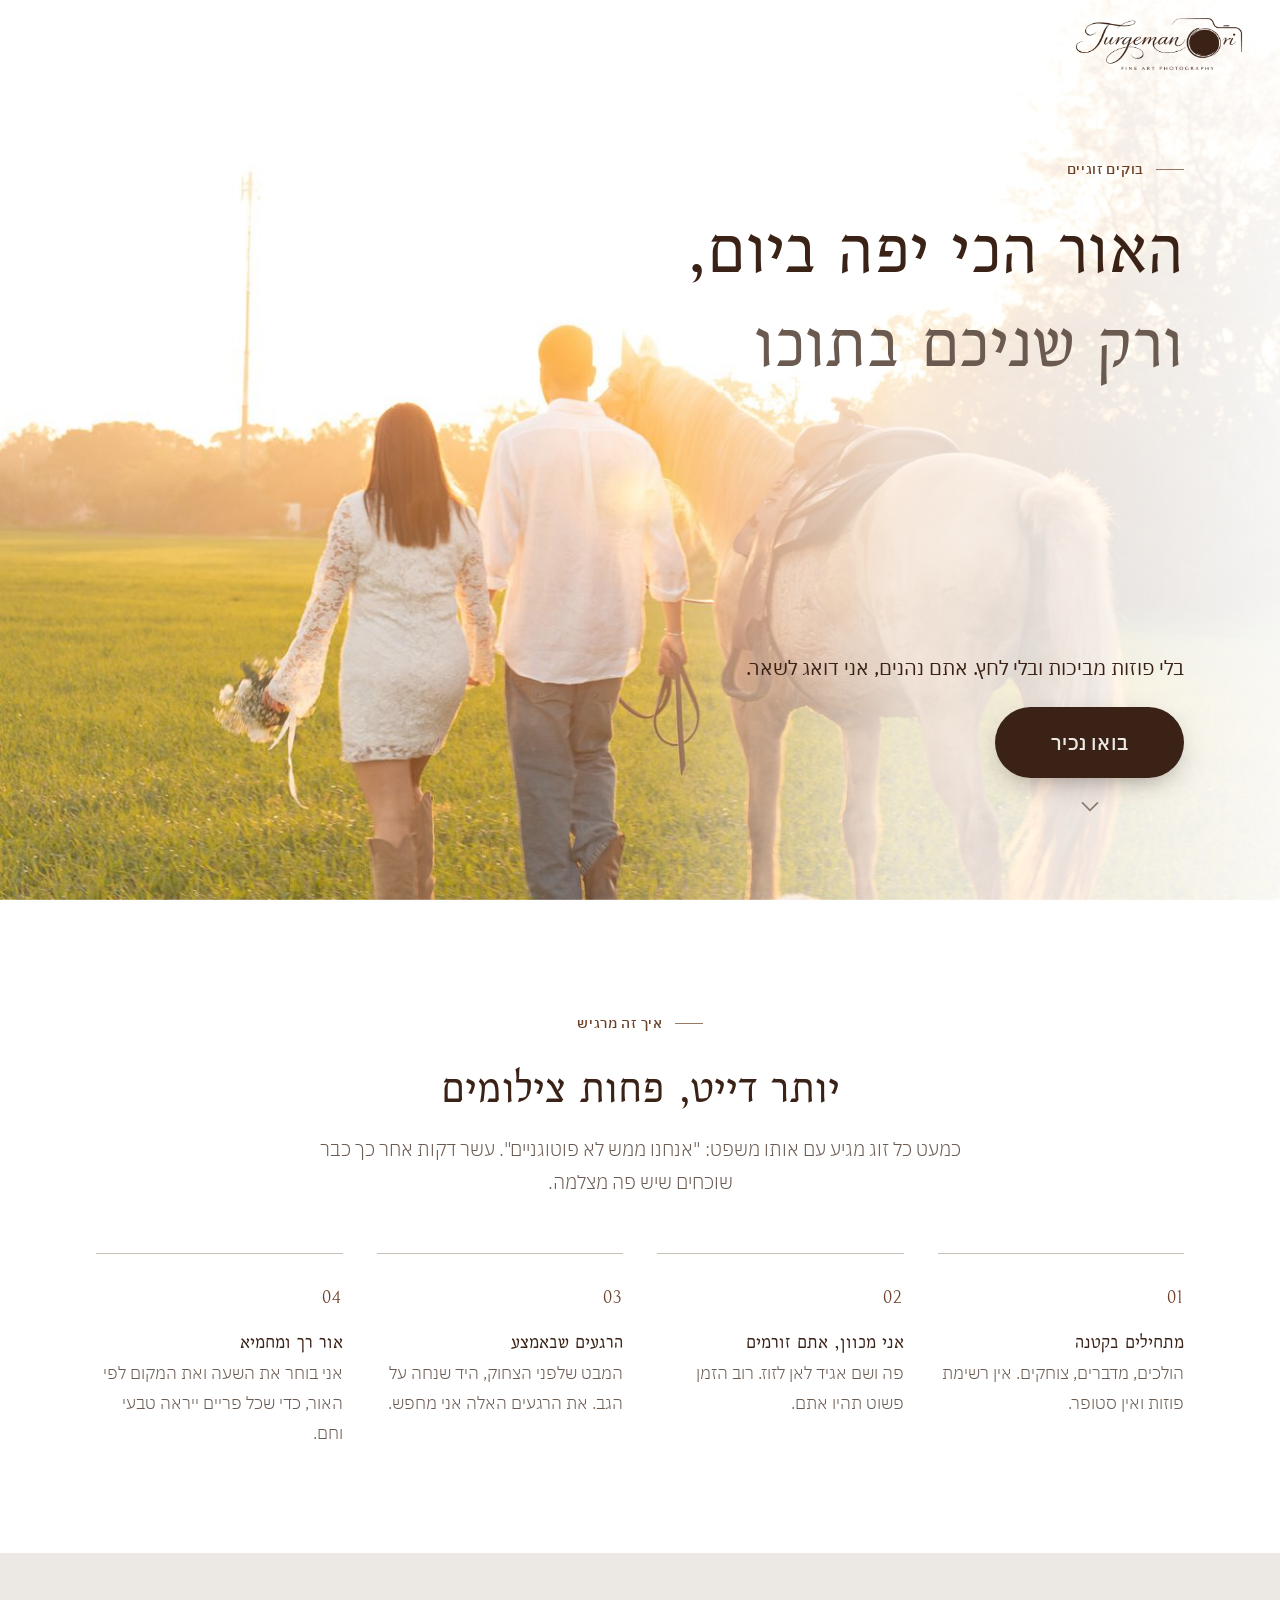
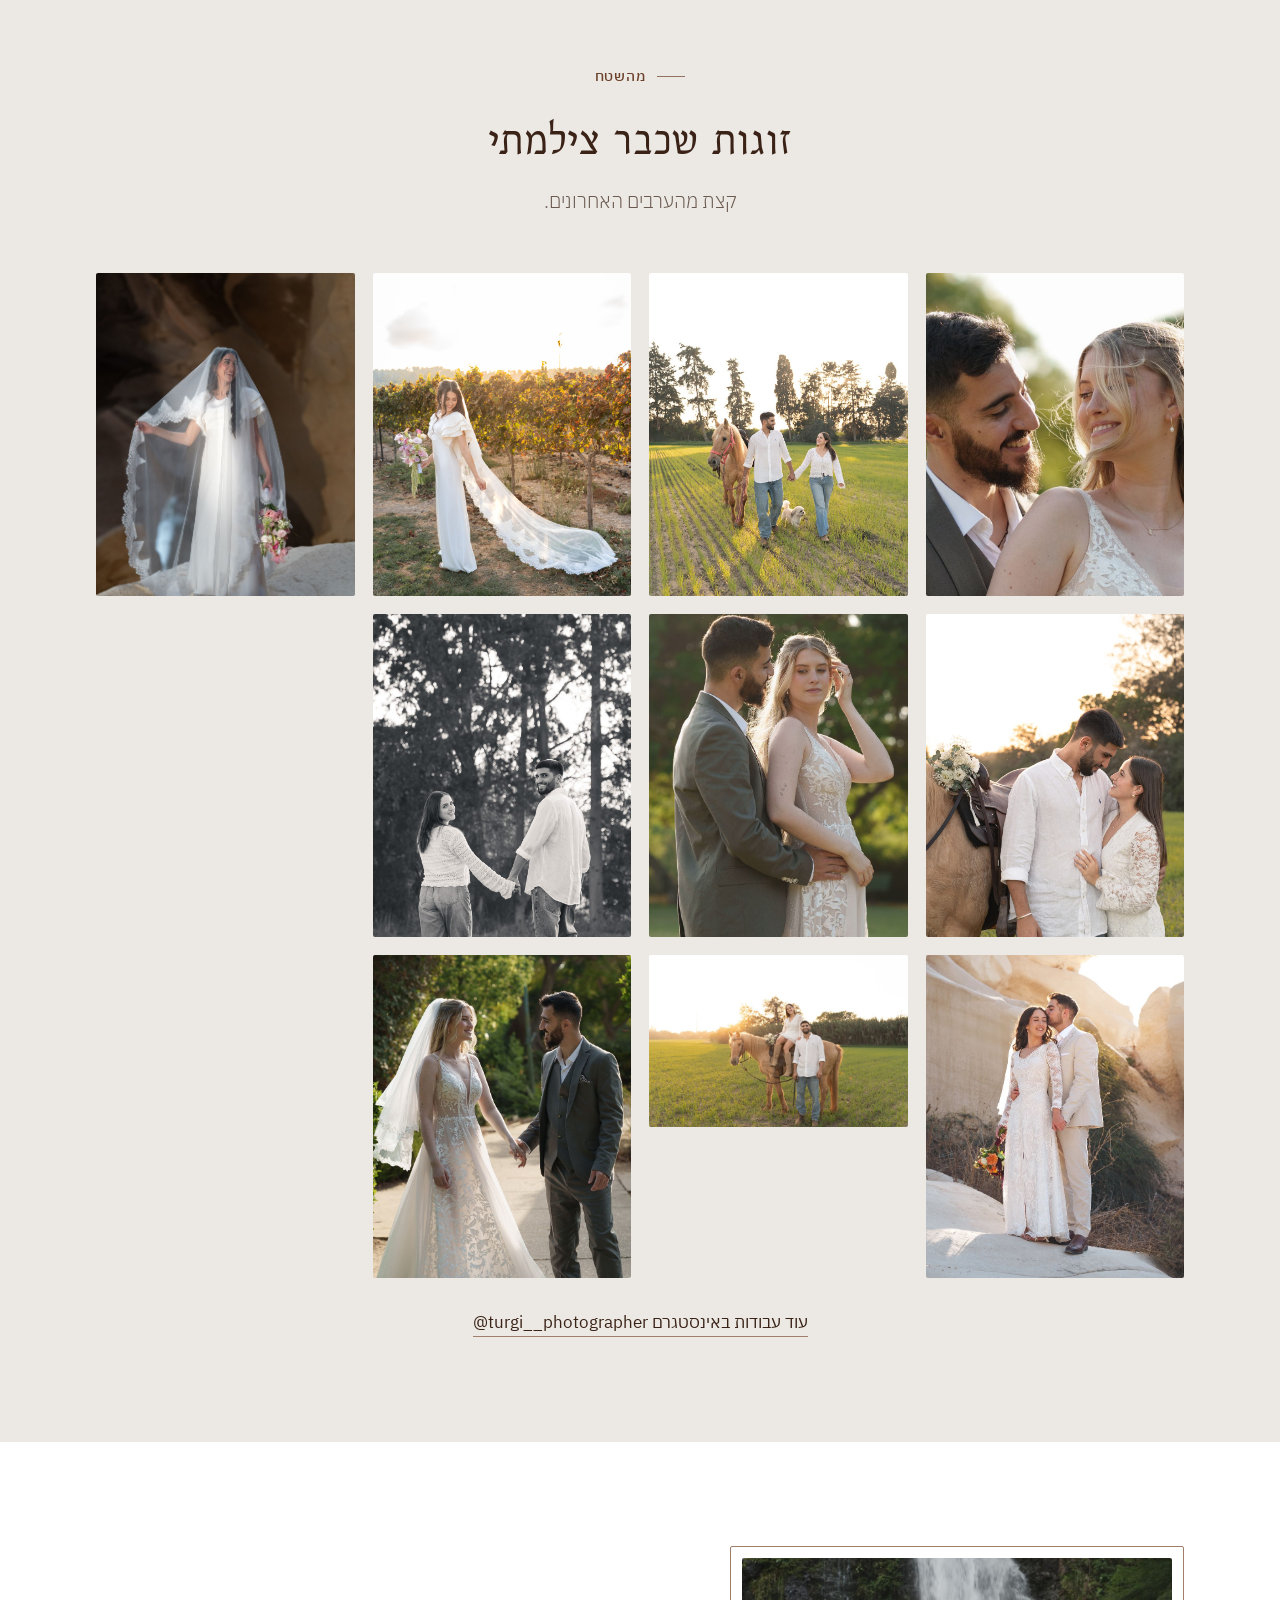
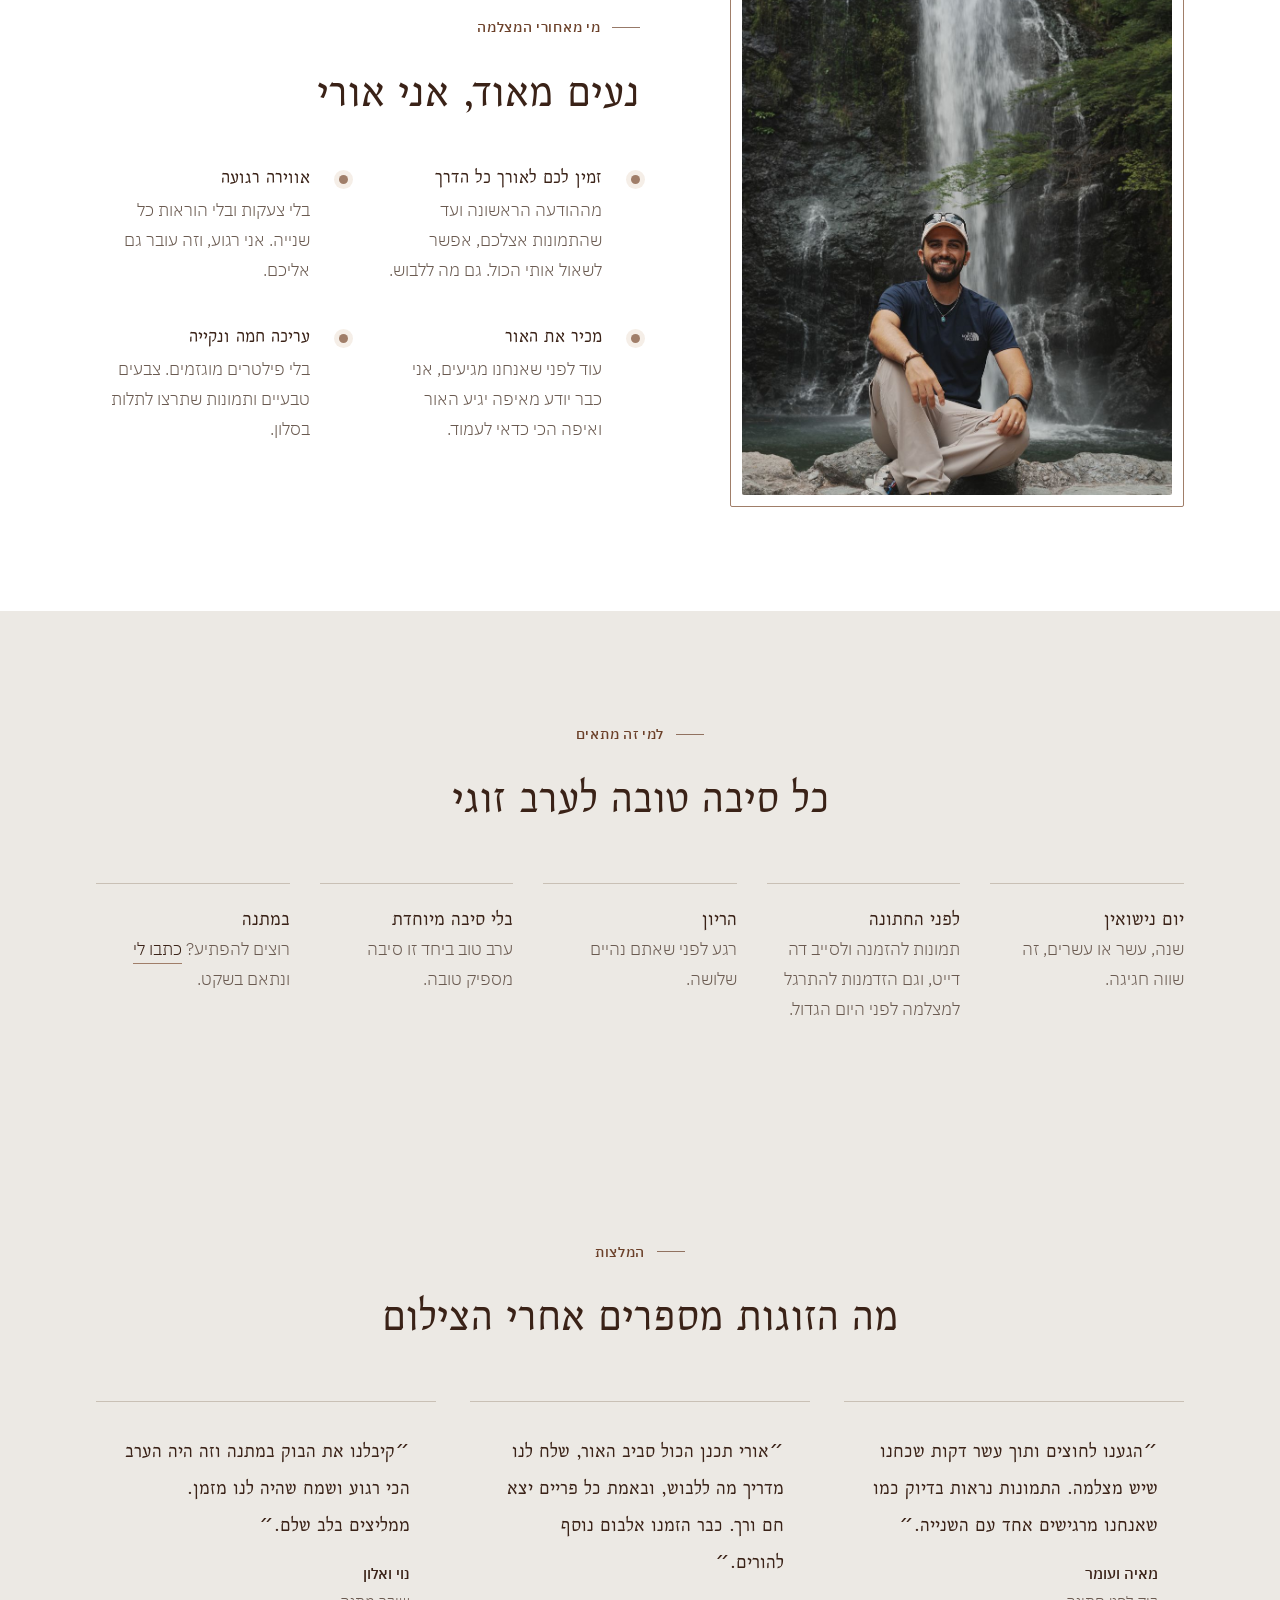
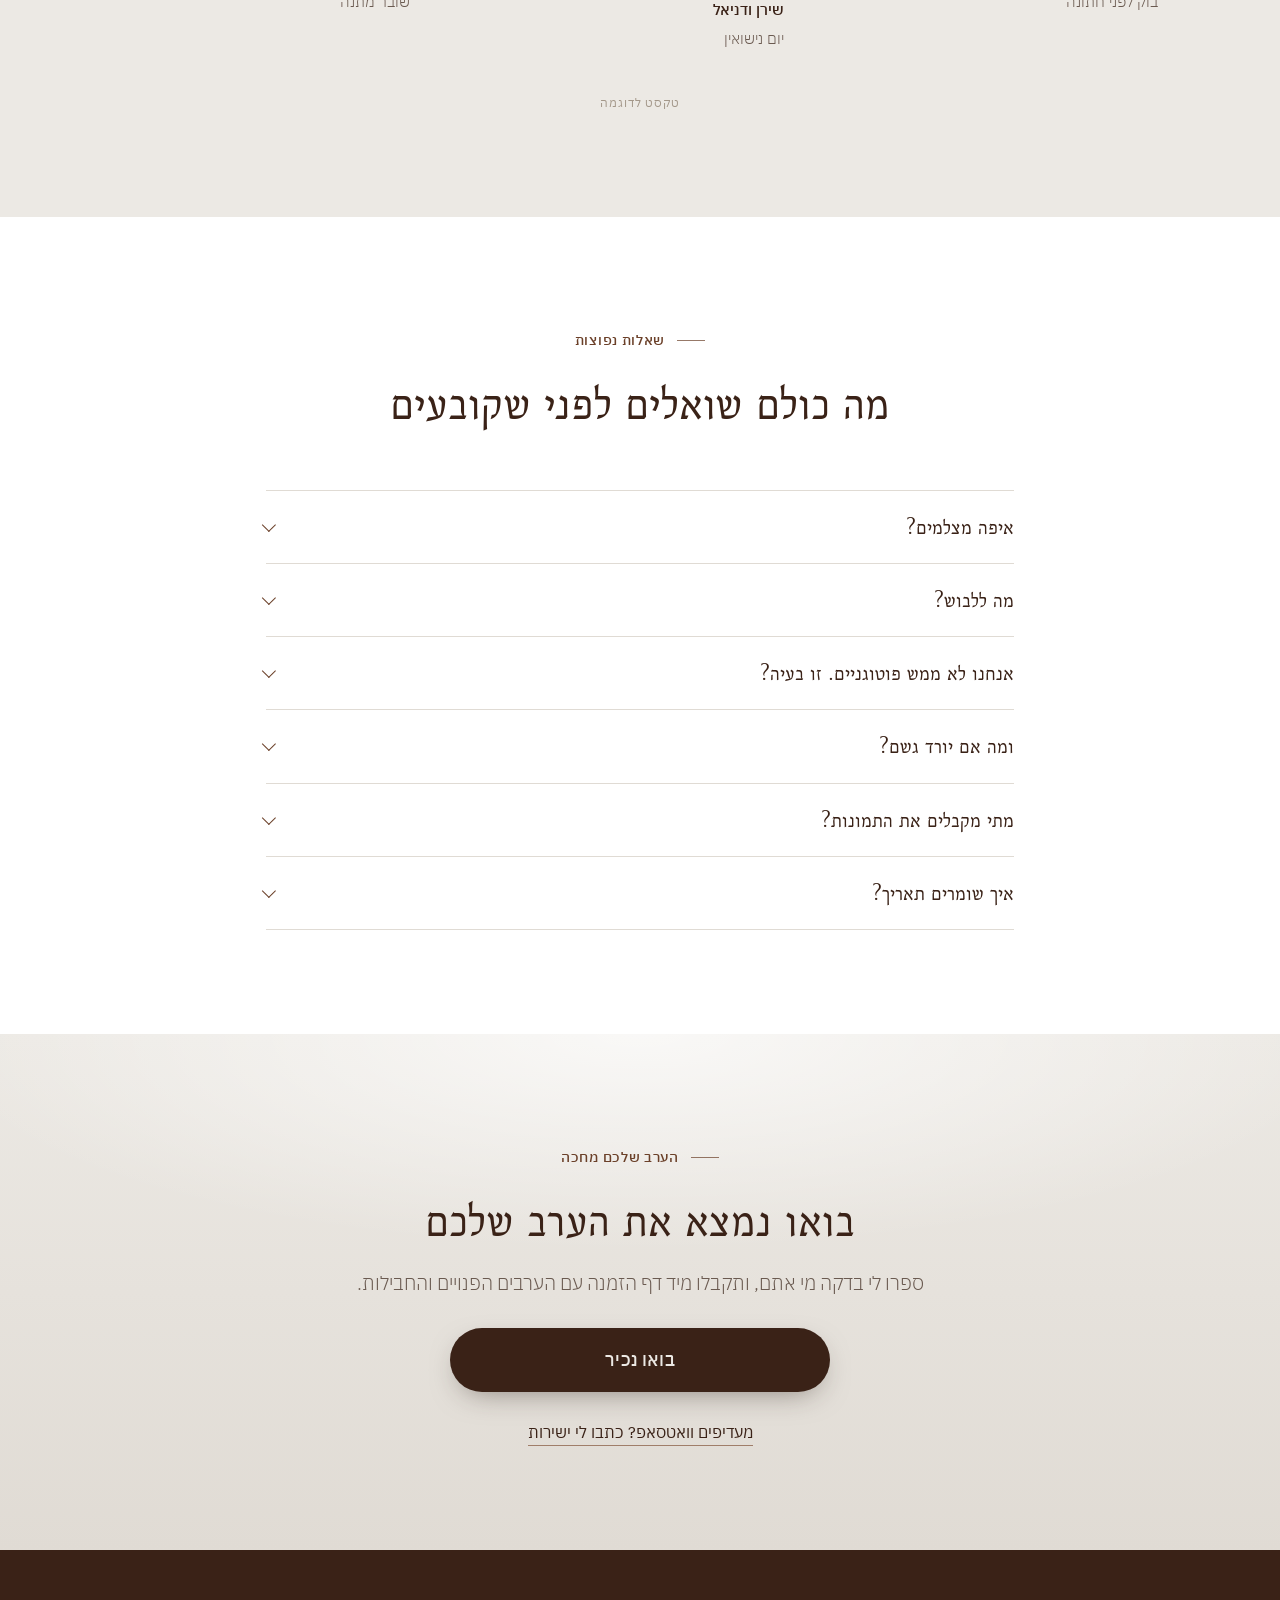
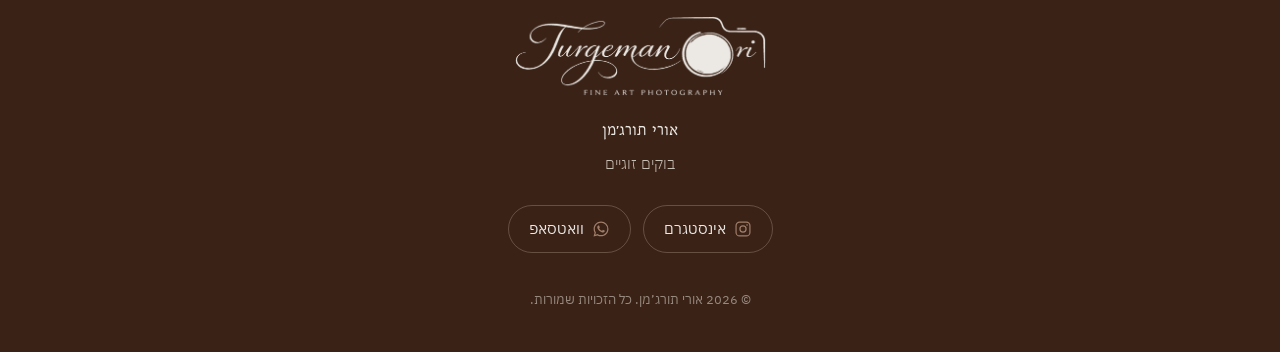
<file: index.html>
<!doctype html>
<html lang="he" dir="rtl" class="no-js">
<head>
  <meta charset="utf-8" />
  <meta name="viewport" content="width=device-width, initial-scale=1, viewport-fit=cover" />
  <title>אורי תורג׳מן | בוקים זוגיים</title>
  <meta name="description" content="בוק זוגי עם אורי תורג׳מן. בלי פוזות מביכות ובלי לחץ: אתם נהנים, ואני תופס את הרגעים. בואו נכיר ונמצא את הערב שלכם." />
  <meta name="theme-color" content="#F1EEE9" />

  <!-- Open Graph: מה שמופיע כששולחים את הקישור בוואטסאפ / אינסטגרם -->
  <meta property="og:type" content="website" />
  <meta property="og:locale" content="he_IL" />
  <meta property="og:title" content="אורי תורג׳מן · בוקים זוגיים" />
  <meta property="og:description" content="יותר דייט, פחות צילומים. בואו נמצא את הערב שלכם." />
  <meta property="og:image" content="https://turgi-landing.vercel.app/images/og-image.jpg" />

  <link rel="icon" href="favicon.svg" type="image/svg+xml" />
  <link rel="preconnect" href="https://fonts.googleapis.com" />
  <link rel="preconnect" href="https://fonts.gstatic.com" crossorigin />
  <link href="https://fonts.googleapis.com/css2?family=Bellefair&family=IBM+Plex+Sans+Hebrew:wght@300;400;500;600&display=swap" rel="stylesheet" />
  <link rel="stylesheet" href="css/logo.css?v=4" />
  <link rel="stylesheet" href="css/style.css?v=11" />
  <script>
    // רענון הדף תמיד חוזר לראש הדף (בלי לזכור את מקום הגלילה הקודם)
    (function () {
      if ("scrollRestoration" in history) history.scrollRestoration = "manual";
      if (location.hash) history.replaceState(null, "", location.pathname + location.search);
      var touched = false;
      ["wheel", "touchstart", "keydown", "mousedown"].forEach(function (ev) {
        window.addEventListener(ev, function () { touched = true; }, { passive: true, once: true });
      });
      function top() { if (!touched) window.scrollTo(0, 0); }
      top();
      window.addEventListener("DOMContentLoaded", top);
      window.addEventListener("load", top);
    })();
  </script>
</head>
<body>

  <!-- ===== כותרת עליונה ===== -->
  <header class="topbar" id="topbar">
    <a href="#top" class="brand" aria-label="אורי תורג׳מן, לראש הדף">
      <span class="logo brand__logo" role="img" aria-label="Turgeman Ori, Fine Art Photography"></span>
    </a>
    <a class="topbar__cta topbar__cta--late" id="topCta" href="/hello">בואו נכיר</a>
  </header>

  <main id="top">

    <!-- ===== 1. Hero ===== -->
    <section class="hero" aria-labelledby="hero-title">
      <div class="hero__media" id="heroMedia" role="img" aria-label="זוג הולך יד ביד בשדה באור ערב, לצד סוס וכלב קטן"></div>
      <div class="hero__veil" aria-hidden="true"></div>
      <div class="hero__content">
        <div class="hero__top">
          <p class="eyebrow reveal" data-t="hero.1">בוקים זוגיים</p>
          <h1 id="hero-title" class="hero__title reveal">
            <span data-t="hero.2">האור הכי יפה ביום,</span><br />
            <em data-t="hero.3">ורק שניכם בתוכו</em>
          </h1>
        </div>
        <div class="hero__bottom">
          <p class="hero__sub reveal" data-t="hero.4">בלי פוזות מביכות ובלי לחץ. אתם נהנים, אני דואג לשאר.</p>
          <div class="hero__actions reveal">
            <a class="btn btn--primary btn--hero" href="/hello" data-t="hero.5">בואו נכיר</a>
            <a href="#experience" class="hero__down" aria-label="גלילה למטה"><svg viewBox="0 0 24 24" aria-hidden="true"><path d="M6 9.5l6 6 6-6" fill="none" stroke="currentColor" stroke-width="1.4" stroke-linecap="round" stroke-linejoin="round"/></svg></a>
          </div>
        </div>
      </div>
    </section>

    <!-- ===== 2. החוויה הזוגית ===== -->
    <section class="section experience" id="experience" aria-labelledby="exp-title">
      <div class="container">
        <header class="section__head reveal">
          <p class="eyebrow" data-t="experience.1">איך זה מרגיש</p>
          <h2 id="exp-title" class="section__title" data-t="experience.2">יותר דייט, פחות צילומים</h2>
          <p class="section__lead" data-t="experience.3">כמעט כל זוג מגיע עם אותו משפט: "אנחנו ממש לא פוטוגניים". עשר דקות אחר כך כבר שוכחים שיש פה מצלמה.</p>
        </header>

        <ol class="steps">
          <li class="step reveal">
            <span class="step__num">01</span>
            <h3 class="step__title" data-t="experience.5">מתחילים בקטנה</h3>
            <p data-t="experience.6">הולכים, מדברים, צוחקים. אין רשימת פוזות ואין סטופר.</p>
          </li>
          <li class="step reveal">
            <span class="step__num">02</span>
            <h3 class="step__title" data-t="experience.8">אני מכוון, אתם זורמים</h3>
            <p data-t="experience.9">פה ושם אגיד לאן לזוז. רוב הזמן פשוט תהיו אתם.</p>
          </li>
          <li class="step reveal">
            <span class="step__num">03</span>
            <h3 class="step__title" data-t="experience.11">הרגעים שבאמצע</h3>
            <p data-t="experience.12">המבט שלפני הצחוק, היד שנחה על הגב. את הרגעים האלה אני מחפש.</p>
          </li>
          <li class="step reveal">
            <span class="step__num">04</span>
            <h3 class="step__title" data-t="experience.14">אור רך ומחמיא</h3>
            <p data-t="experience.15">אני בוחר את השעה ואת המקום לפי האור, כדי שכל פריים ייראה טבעי וחם.</p>
          </li>
        </ol>
      </div>
    </section>

    <!-- ===== 3. גלריה ===== -->
    <section class="section gallery" id="gallery" aria-labelledby="gal-title">
      <div class="container">
        <header class="section__head reveal">
          <p class="eyebrow" data-t="gallery.1">מהשטח</p>
          <h2 id="gal-title" class="section__title" data-t="gallery.2">זוגות שכבר צילמתי</h2>
          <p class="section__lead" data-t="gallery.3">קצת מהערבים האחרונים.</p>
        </header>

        <!-- התמונות נטענות מתוך js/config.js (מערך gallery) -->
        <div class="masonry" id="galleryGrid"></div>

        <p class="gallery__more reveal">
          <a data-ig href="#" target="_blank" rel="noopener" class="link">
            עוד עבודות באינסטגרם <bdi dir="ltr" data-bind="instagramAt"></bdi>
          </a>
        </p>
      </div>
    </section>

    <!-- ===== 4. למה דווקא איתי ===== -->
    <section class="section about" id="about" aria-labelledby="about-title">
      <div class="container about__grid">
        <figure class="about__media reveal">
          <div class="ph ph--portrait" id="aboutMedia" role="img" aria-label="אורי תורג׳מן יושב מול מפל"></div>
        </figure>

        <div class="about__text">
          <header class="section__head section__head--start reveal">
            <p class="eyebrow" data-t="about.1">מי מאחורי המצלמה</p>
            <h2 id="about-title" class="section__title" data-t="about.2">נעים מאוד, אני אורי</h2>
          </header>

          <ul class="features">
            <li class="feature reveal">
              <span class="feature__mark" aria-hidden="true"></span>
              <div>
                <h3 data-t="about.3">זמין לכם לאורך כל הדרך</h3>
                <p data-t="about.4">מההודעה הראשונה ועד שהתמונות אצלכם, אפשר לשאול אותי הכול. גם מה ללבוש.</p>
              </div>
            </li>
            <li class="feature reveal">
              <span class="feature__mark" aria-hidden="true"></span>
              <div>
                <h3 data-t="about.5">אווירה רגועה</h3>
                <p data-t="about.6">בלי צעקות ובלי הוראות כל שנייה. אני רגוע, וזה עובר גם אליכם.</p>
              </div>
            </li>
            <li class="feature reveal">
              <span class="feature__mark" aria-hidden="true"></span>
              <div>
                <h3 data-t="about.7">מכיר את האור</h3>
                <p data-t="about.8">עוד לפני שאנחנו מגיעים, אני כבר יודע מאיפה יגיע האור ואיפה הכי כדאי לעמוד.</p>
              </div>
            </li>
            <li class="feature reveal">
              <span class="feature__mark" aria-hidden="true"></span>
              <div>
                <h3 data-t="about.9">עריכה חמה ונקייה</h3>
                <p data-t="about.10">בלי פילטרים מוגזמים. צבעים טבעיים ותמונות שתרצו לתלות בסלון.</p>
              </div>
            </li>
          </ul>
        </div>
      </div>
    </section>



    <!-- ===== 5. למי זה מתאים ===== -->
    <section class="section sessions" id="sessions" aria-labelledby="ses-title">
      <div class="container">
        <header class="section__head reveal">
          <p class="eyebrow" data-t="sessions.1">למי זה מתאים</p>
          <h2 id="ses-title" class="section__title" data-t="sessions.2">כל סיבה טובה לערב זוגי</h2>
        </header>
        <ul class="sessions__list">
          <li class="session reveal">
            <h3 data-t="sessions.3">יום נישואין</h3>
            <p data-t="sessions.4">שנה, עשר או עשרים, זה שווה חגיגה.</p>
          </li>
          <li class="session reveal">
            <h3 data-t="sessions.5">לפני החתונה</h3>
            <p data-t="sessions.6">תמונות להזמנה ולסייב דה דייט, וגם הזדמנות להתרגל למצלמה לפני היום הגדול.</p>
          </li>
          <li class="session reveal">
            <h3 data-t="sessions.7">הריון</h3>
            <p data-t="sessions.8">רגע לפני שאתם נהיים שלושה.</p>
          </li>
          <li class="session reveal">
            <h3 data-t="sessions.9">בלי סיבה מיוחדת</h3>
            <p data-t="sessions.10">ערב טוב ביחד זו סיבה מספיק טובה.</p>
          </li>
          <li class="session reveal">
            <h3 data-t="sessions.11">במתנה</h3>
            <p><span data-t="sessions.12">רוצים להפתיע?</span> <a class="link" data-wa="gift" href="#" target="_blank" rel="noopener" data-t="sessions.13">כתבו לי</a> <span data-t="sessions.14">ונתאם בשקט.</span></p>
          </li>
        </ul>
      </div>
    </section>

    <!-- ===== 7. המלצות ===== -->
    <section class="section voices" id="voices" aria-labelledby="vc-title" hidden>
      <div class="container">
        <header class="section__head reveal">
          <p class="eyebrow" data-t="voices.1">המלצות</p>
          <h2 id="vc-title" class="section__title" data-t="voices.2">מה הזוגות מספרים אחרי הצילום</h2>
        </header>
        <!-- ההמלצות נטענות מתוך js/config.js -->
        <div class="voices__grid" id="voicesGrid"></div>
      </div>
    </section>

    <!-- ===== 8. שאלות נפוצות ===== -->
    <section class="section faq" id="faq" aria-labelledby="faq-title">
      <div class="container faq__inner">
        <header class="section__head reveal">
          <p class="eyebrow" data-t="faq.1">שאלות נפוצות</p>
          <h2 id="faq-title" class="section__title" data-t="faq.2">מה כולם שואלים לפני שקובעים</h2>
        </header>
        <div class="faq__list">
          <details class="qa reveal">
            <summary data-t="faq.3">איפה מצלמים?</summary>
            <p data-t="faq.4">בים, בשדות, במדבר, בעיר ואפילו אצלכם בבית. אחרי שנכיר נבחר יחד מקום שמתאים לכם ולאור של אותו ערב.</p>
          </details>
          <details class="qa reveal">
            <summary data-t="faq.5">מה ללבוש?</summary>
            <p data-t="faq.6">אחרי שקובעים תקבלו ממני מדריך קצר עם רעיונות. הכלל הכי פשוט: גוונים רכים שמשתלבים, בלי לוגואים גדולים, ומשהו שנוח לזוז בו.</p>
          </details>
          <details class="qa reveal">
            <summary data-t="faq.7">אנחנו לא ממש פוטוגניים. זו בעיה?</summary>
            <p data-t="faq.8">ממש לא. זה בדיוק מה שרוב הזוגות אומרים לי. אין פוזות מוכנות מראש, ואחרי כמה דקות שוכחים מהמצלמה.</p>
          </details>
          <details class="qa reveal">
            <summary data-t="faq.9">ומה אם יורד גשם?</summary>
            <p data-t="faq.10">אם התחזית לא מאפשרת לצלם, קובעים ערב אחר והמקדמה עוברת אליו במלואה. ובינינו, עננים קלים נותנים לפעמים את האור הכי יפה.</p>
          </details>
          <details class="qa reveal" data-needs="deliveryTime">
            <summary data-t="faq.11">מתי מקבלים את התמונות?</summary>
            <p data-t="faq.12">בערך 10 תמונות ערוכות מגיעות אליכם כבר תוך יום, והגלריה המלאה תוך 10 ימי עסקים.</p>
          </details>
          <details class="qa reveal">
            <summary data-t="faq.13">איך שומרים תאריך?</summary>
            <p><span data-t="faq.14">עונים על חמש שאלות קצרות ומקבלים מיד דף הזמנה עם הערבים הפנויים. התאריך נשמר אחרי שאני מאשר ואתם משלמים מקדמה של</span> <span data-bind="depositPercent"></span>%.</p>
          </details>
        </div>
      </div>
    </section>

    <!-- ===== 9. סגירה / CTA ===== -->
    <section class="section closing" id="contact" aria-labelledby="close-title">
      <div class="container closing__inner reveal">
        <p class="eyebrow" data-t="contact.1">הערב שלכם מחכה</p>
        <h2 id="close-title" class="section__title" data-t="contact.2">בואו נמצא את הערב שלכם</h2>
        <p class="section__lead" data-t="contact.3">ספרו לי בדקה מי אתם, ותקבלו מיד דף הזמנה עם הערבים הפנויים והחבילות.</p>
        <a class="btn btn--primary btn--lg" href="/hello" data-t="contact.4">בואו נכיר</a>
        <p class="closing__alt"><a class="link" data-wa href="#" target="_blank" rel="noopener" data-t="contact.6">מעדיפים וואטסאפ? כתבו לי ישירות</a></p>
      </div>
    </section>
  </main>

  <!-- ===== 6. פוטר ===== -->
  <footer class="footer">
    <div class="container footer__inner">
      <span class="logo footer__logo" role="img" aria-label="Turgeman Ori, Fine Art Photography"></span>
      <p class="footer__brand" data-bind="businessName">אורי תורג׳מן</p>
      <p class="footer__tag"><span data-t="footer.1">בוקים זוגיים</span> <span data-bind="locationDot"></span></p>
      <nav class="footer__links" aria-label="קישורים מהירים">
        <a data-ig href="#" target="_blank" rel="noopener" aria-label="אינסטגרם">
          <svg class="icon" aria-hidden="true"><use href="#i-ig"/></svg><span data-t="footer.2">אינסטגרם</span>
        </a>
        <a data-wa href="#" target="_blank" rel="noopener" aria-label="וואטסאפ">
          <svg class="icon" aria-hidden="true"><use href="#i-wa"/></svg><span data-t="footer.3">וואטסאפ</span>
        </a>
      </nav>
      <p class="footer__copy">© <span id="year"></span> <span data-bind="businessName">אורי תורג׳מן</span>. כל הזכויות שמורות.</p>
    </div>
  </footer>


  <!-- אייקונים -->
  <svg width="0" height="0" style="position:absolute" aria-hidden="true">
    <symbol id="i-wa" viewBox="0 0 24 24"><path fill="currentColor" d="M12.04 2C6.57 2 2.13 6.43 2.13 11.9c0 1.75.46 3.46 1.33 4.97L2 22l5.27-1.38a9.9 9.9 0 0 0 4.76 1.21h.01c5.46 0 9.9-4.43 9.9-9.9A9.9 9.9 0 0 0 12.04 2Zm0 18.15h-.01a8.2 8.2 0 0 1-4.19-1.15l-.3-.18-3.13.82.84-3.05-.2-.31a8.22 8.22 0 0 1-1.26-4.38c0-4.54 3.7-8.24 8.25-8.24a8.24 8.24 0 0 1 8.24 8.25c0 4.55-3.7 8.24-8.24 8.24Zm4.52-6.17c-.25-.12-1.47-.72-1.69-.8-.23-.09-.39-.13-.56.12-.16.25-.64.8-.78.97-.14.16-.29.18-.54.06-.25-.12-1.04-.38-1.99-1.23-.73-.66-1.23-1.47-1.37-1.72-.14-.25-.02-.38.11-.5.11-.11.25-.29.37-.43.12-.15.16-.25.25-.41.08-.17.04-.31-.02-.43-.06-.12-.56-1.35-.77-1.85-.2-.49-.41-.42-.56-.43h-.48c-.16 0-.43.06-.66.31-.23.25-.86.85-.86 2.07 0 1.22.89 2.4 1.01 2.56.12.17 1.75 2.67 4.24 3.74.59.26 1.05.41 1.41.52.59.19 1.13.16 1.56.1.48-.07 1.47-.6 1.67-1.18.21-.58.21-1.07.15-1.18-.06-.1-.23-.16-.48-.29Z"/></symbol>
    <symbol id="i-ig" viewBox="0 0 24 24"><path fill="none" stroke="currentColor" stroke-width="1.6" d="M7.5 2.75h9a4.75 4.75 0 0 1 4.75 4.75v9a4.75 4.75 0 0 1-4.75 4.75h-9A4.75 4.75 0 0 1 2.75 16.5v-9A4.75 4.75 0 0 1 7.5 2.75Z"/><circle cx="12" cy="12" r="4.1" fill="none" stroke="currentColor" stroke-width="1.6"/><circle cx="17.4" cy="6.6" r="1.1" fill="currentColor"/></symbol>
  </svg>

  <script src="js/config.js?v=14"></script>
  <script src="js/main.js?v=8"></script>
  <script src="js/track.js?v=1" data-event="visit"></script>
</body>
</html>
</file>
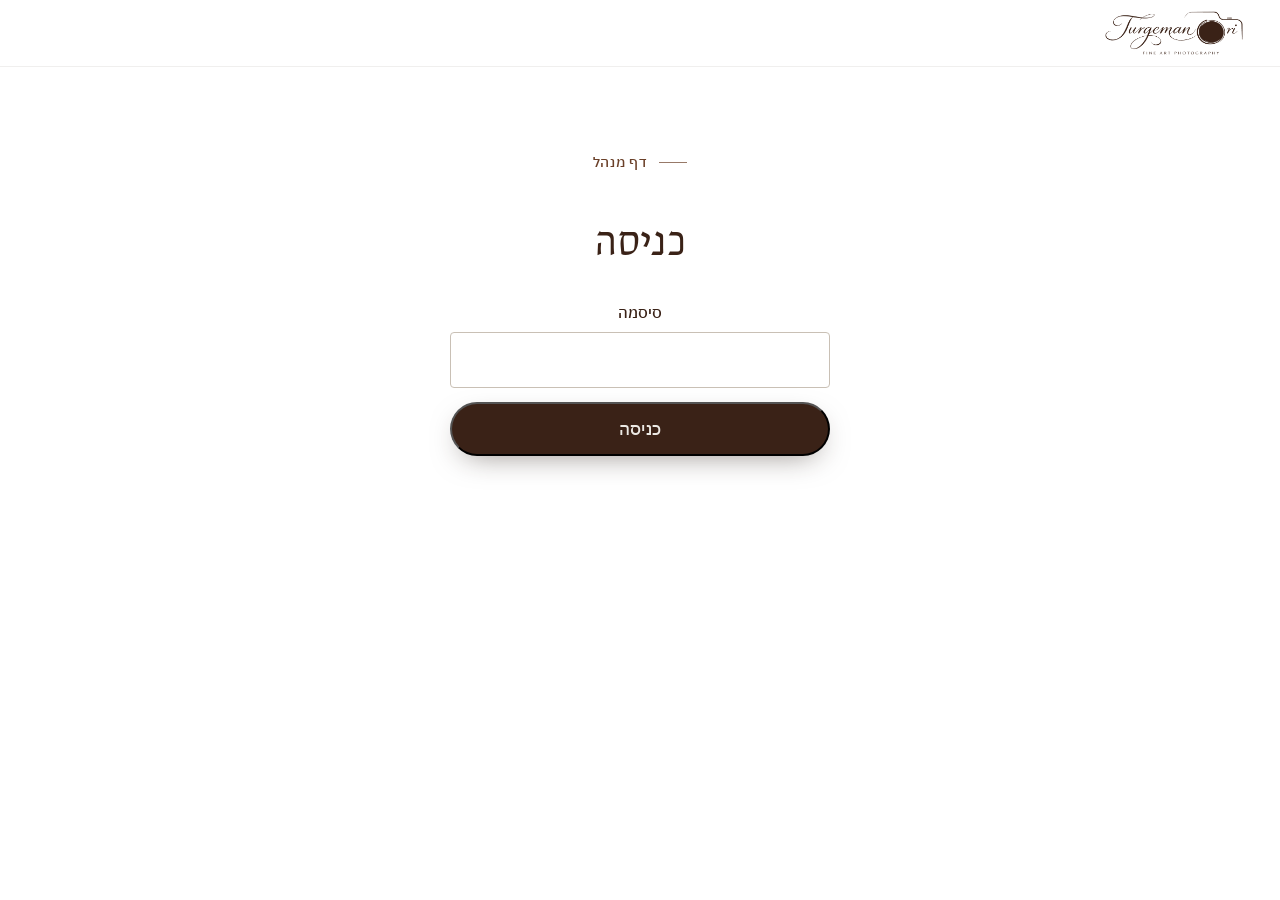
<file: admin.html>
<!doctype html>
<html lang="he" dir="rtl">
<head>
  <meta charset="utf-8" />
  <meta name="viewport" content="width=device-width, initial-scale=1, viewport-fit=cover" />
  <meta name="robots" content="noindex, nofollow" />
  <title>דף מנהל | אורי תורג׳מן</title>
  <link rel="icon" href="/favicon.svg" type="image/svg+xml" />
  <link rel="preconnect" href="https://fonts.googleapis.com" />
  <link rel="preconnect" href="https://fonts.gstatic.com" crossorigin />
  <link href="https://fonts.googleapis.com/css2?family=Bellefair&family=IBM+Plex+Sans+Hebrew:wght@300;400;500;600&display=swap" rel="stylesheet" />
  <link rel="stylesheet" href="/css/logo.css?v=4" />
  <link rel="stylesheet" href="/css/style.css?v=10" />
  <link rel="stylesheet" href="/css/booking.css?v=4" />
  <link rel="stylesheet" href="/css/journey.css?v=12" />
  <link rel="stylesheet" href="/css/admin.css?v=10" />
</head>
<body class="page-admin">

  <header class="topbar is-scrolled">
    <a href="/" class="brand" aria-label="לדף הבית">
      <span class="logo brand__logo" role="img" aria-label="Turgeman Ori, Fine Art Photography"></span>
    </a>
    <button type="button" class="menu-btn" id="menuBtn" aria-label="תפריט" aria-expanded="false" aria-controls="menu" hidden><span></span><span></span><span></span></button>
  </header>

  <nav class="menu" id="menu" hidden aria-label="תפריט המנהל">
    <button type="button" data-go="main">הזוגות שלך</button>
    <button type="button" data-go="reviews">המלצות <span class="menu__count" id="rvMenuCount" hidden></span></button>
    <button type="button" data-go="upcoming">הצילומים הקרובים</button>
    <button type="button" data-go="dates">פתיחת ערבים</button>
    <button type="button" data-go="stats">סטטיסטיקות</button>
    <button type="button" data-go="texts">טקסטים בדף הנחיתה</button>
    <button type="button" data-go="ical">יומן אפל</button>
    <button type="button" data-go="notify">התראות לטלפון</button>
    <button type="button" data-go="greet">הודעת פתיחה אוטומטית</button>
    <button type="button" data-go="password">שינוי סיסמה</button>
    <button type="button" id="logoutBtn" class="menu__out">יציאה</button>
  </nav>

  <main class="admin container">

    <!-- כניסה -->
    <form class="admin__login" id="loginForm">
      <p class="eyebrow" style="justify-content:center">דף מנהל</p>
      <h1 class="section__title">כניסה</h1>
      <label class="field">
        <span>סיסמה</span>
        <input id="loginPass" type="password" autocomplete="current-password" required />
      </label>
      <p class="form-error" id="loginError" role="alert" hidden></p>
      <button class="btn btn--primary" type="submit" id="loginBtn">כניסה</button>
    </form>

    <div id="dash" hidden>
      <!-- המסך הראשי: מה דורש טיפול והזוגות -->
      <div id="vMain">
        <div class="admin__bar">
          <h1>הזוגות שלך</h1>
          <div class="qa-row" role="group" aria-label="פעולות מהירות">
            <button type="button" class="qa-btn" id="copyLink" title="העתקת קישור לשאלון"><svg viewBox="0 0 24 24" aria-hidden="true"><path d="M10 14a4 4 0 0 0 5.66 0l3-3a4 4 0 0 0-5.66-5.66l-1 1M14 10a4 4 0 0 0-5.66 0l-3 3a4 4 0 0 0 5.66 5.66l1-1" fill="none" stroke="currentColor" stroke-width="1.6" stroke-linecap="round"/></svg><span>העתקת שאלון</span></button>
            <a class="qa-btn" id="shareWa" href="#" target="_blank" rel="noopener" title="שליחת השאלון בוואטסאפ"><svg class="icon" aria-hidden="true"><use href="#i-wa"/></svg><span>שאלון בוואטסאפ</span></a>
            <button type="button" class="qa-btn" id="refreshBtn" title="רענון"><svg viewBox="0 0 24 24" aria-hidden="true"><path d="M20 12a8 8 0 1 1-2.34-5.66M20 4v5h-5" fill="none" stroke="currentColor" stroke-width="1.6" stroke-linecap="round" stroke-linejoin="round"/></svg><span>רענון</span></button>
          </div>
        </div>
        <p class="form-error" id="dashError" role="alert" hidden></p>

        <!-- מה דורש טיפול -->
        <div class="kpis" id="kpis"></div>

        <!-- תזכורות: מקדמה שלא שולמה אחרי יומיים -->
        <div class="reminders" id="reminders" hidden></div>

        <!-- המלצות שמחכות לאישור -->
        <div class="reminders" id="rvAlert" hidden>
          <p class="reminders__title" id="rvAlertText"></p>
          <div class="admin__actions" style="margin:0"><button type="button" class="btn btn--primary btn--sm" id="rvAlertBtn">לאישור ההמלצות</button></div>
        </div>

        <!-- לוח הזוגות -->
      <section class="bstep" aria-labelledby="bdTitle">
        <h2 id="bdTitle" class="bstep__title">כל הזוגות</h2>
        <div class="tabs" id="filters" role="tablist"></div>
        <!-- מחיקה של כמה זוגות בבת אחת -->
        <div class="bulk">
          <button type="button" class="link" id="bulkOn">בחירת זוגות למחיקה</button>
          <div class="bulk__tools" id="bulkTools" hidden>
            <span class="bulk__count" id="bulkCount">לא נבחרו זוגות</span>
            <button type="button" class="btn btn--ghost btn--sm" id="bulkAll">בחירת כל הרשימה</button>
            <button type="button" class="btn btn--ghost btn--sm btn--danger" id="bulkDel" disabled>מחיקה</button>
            <button type="button" class="btn btn--ghost btn--sm" id="bulkOff">ביטול</button>
          </div>
        </div>
        <ul class="blist" id="leadList"></ul>
      </section>
      </div>

      <!-- כל השאר, מתוך התפריט -->
      <div class="panel__back" id="panelBack" hidden><button type="button" class="link" id="backBtn">→ חזרה לזוגות</button></div>
      <div class="panel" data-panel="reviews" hidden>
      <!-- המלצות -->
      <section class="bstep" aria-labelledby="rvTitle">
        <h2 id="rvTitle" class="bstep__title">המלצות</h2>
        <p class="admin__hint">המלצה שזוג כותב בדף האישי שלו מחכה כאן לאישור שלך. רק אחרי "אישור והצגה באתר" היא מופיעה בדף הנחיתה, עם התאריך, והחדשות מופיעות ראשונות.</p>
        <div class="tabs" id="rvFilters" role="tablist"></div>
        <ul class="blist" id="rvList"><li class="empty">טוען…</li></ul>
      </section>
      <section class="bstep" aria-labelledby="rvAddTitle">
        <h2 id="rvAddTitle" class="bstep__title">הוספת המלצה מוואטסאפ</h2>
        <p class="admin__hint">מדביקים את מה שהזוג כתב לך, בוחרים את הזוג (או כותבים את השמות), והיא מופיעה באתר כאילו הם כתבו אותה.</p>
        <form id="rvForm" class="fields lfields">
          <label class="field field--wide"><span>הזוג <em>(לא חובה, ממלא את השמות לבד)</em></span>
            <select id="rvLead"><option value="">בלי לקשר לזוג מהרשימה</option></select></label>
          <label class="field"><span>השמות כמו שיופיעו באתר</span><input id="rvNames" maxlength="80" placeholder="למשל: מאיה ועומר" required /></label>
          <label class="field"><span>סוג הצילום <em>(לא חובה)</em></span><input id="rvWhat" maxlength="60" placeholder="למשל: בוק לפני חתונה" /></label>
          <label class="field"><span>תאריך ההמלצה</span><input id="rvDate" type="date" required /></label>
          <label class="field field--wide"><span>ההמלצה</span><textarea id="rvText" rows="5" maxlength="2000" placeholder="מדביקים כאן את ההודעה מהוואטסאפ" required></textarea></label>
          <label class="check field--wide"><input type="checkbox" id="rvPublish" checked /> <span>להציג באתר מיד</span></label>
          <div class="admin__actions field--wide" style="margin:0">
            <button class="btn btn--primary btn--sm" type="submit" id="rvAdd">הוספת ההמלצה</button>
            <a class="btn btn--ghost btn--sm" href="/#voices" target="_blank" rel="noopener">צפייה בדף הנחיתה</a>
            <span class="saved-note" id="rvNote" aria-live="polite"></span>
          </div>
        </form>
      </section>
      </div>
      <div class="panel" data-panel="upcoming" hidden>
      <!-- צילומים קרובים -->
      <section class="bstep" id="upcoming" aria-labelledby="upTitle">
        <h2 id="upTitle" class="bstep__title">הצילומים הקרובים</h2>
        <p class="admin__hint">צילומים שמורים ב-10 הימים הקרובים, עם שעת השקיעה ותחזית לשעה שלפניה. מכאן שולחים לזוג הודעת תיאום בלחיצה.</p>
        <ul class="blist" id="upList"></ul>
      </section>
      </div>
      <div class="panel" data-panel="stats" hidden>
      <!-- סטטיסטיקות -->
      <section class="bstep" id="stats" aria-labelledby="stTitle">
        <div class="st-head">
          <h2 id="stTitle" class="bstep__title">סטטיסטיקות</h2>
          <div class="tabs" id="stRange" role="tablist">
            <button type="button" class="tab" data-days="7">7 ימים</button>
            <button type="button" class="tab is-active" data-days="30">30 ימים</button>
          </div>
        </div>
        <p class="admin__hint">כמה נכנסו לדף, כמה התחילו את השאלון, כמה סיימו וכמה שלחו לך את הסיכום. בלי עוגיות ובלי מידע אישי, ולכן אין צורך בהודעת פרטיות לגולשים.</p>
        <div id="stBody"><p class="admin__hint">טוען…</p></div>
      </section>
      </div>
      <div class="panel" data-panel="texts" hidden>
      <!-- טקסטים באתר -->
      <section class="bstep" id="textsBox" aria-labelledby="txTitle">
        <h2 id="txTitle" class="bstep__title">טקסטים בדף הנחיתה</h2>
        <p class="admin__hint">פותחים סעיף, משנים את הנוסח ולוחצים "שמירת הטקסטים". השינוי מופיע באתר מיד. כדי לחזור לנוסח המקורי מוחקים את כל הטקסט בשדה, או לוחצים "החזרה למקור".</p>
        <div id="txGroups" class="tx-groups"><p class="admin__hint">טוען את הטקסטים…</p></div>
        <div class="admin__actions tx-save">
          <button type="button" class="btn btn--primary btn--sm" id="txSave" disabled>שמירת הטקסטים</button>
          <a class="btn btn--ghost btn--sm" href="/" target="_blank" rel="noopener">צפייה בדף</a>
          <span class="saved-note" id="txNote" aria-live="polite"></span>
        </div>
      </section>
      </div>
      <div class="panel" data-panel="dates" hidden>
        <!-- תאריכים פתוחים -->
        <section class="bstep" aria-labelledby="calTitle">
          <h2 id="calTitle" class="bstep__title">פתיחת ערבים</h2>
          <p class="admin__hint">לחיצה על יום פותחת אותו, לחיצה נוספת סוגרת. בסוף לוחצים "שמירה".</p>
          <div id="adminCal" class="cal"></div>
          <div class="legend" aria-hidden="true">
            <span><i class="l-open"></i>פתוח</span>
            <span><i class="l-pending"></i>בקשה ממתינה</span>
            <span><i class="l-hold"></i>מחכה למקדמה</span>
            <span><i class="l-booked"></i>שמור</span>
          </div>
          <div class="admin__actions">
            <button type="button" class="btn btn--primary btn--sm" id="saveDates" disabled>שמירה</button>
            <span class="saved-note" id="savedNote" aria-live="polite"></span>
          </div>
        </section>
      </div>
      <div class="panel" data-panel="ical" hidden>
          <section class="bstep" aria-labelledby="icTitle">
            <h2 id="icTitle" class="bstep__title">יומן אפל</h2>
            <p class="admin__hint">פותחים את הקישור באייפון או במק, ומאשרים "הרשמה". הצילומים מופיעים ביומן שעתיים לפני השקיעה, עם המיקום וזמן הנסיעה, והערבים הפנויים מופיעים כאירוע של יום שלם.</p>
            <div class="admin__actions">
              <a class="btn btn--primary btn--sm" id="calSub" href="#">הוספה ליומן</a>
              <button type="button" class="btn btn--ghost btn--sm" id="calCopy">העתקת הקישור</button>
              <button type="button" class="btn btn--ghost btn--sm" id="calRotate">החלפת מפתח</button>
            </div>
            <p class="saved-note" id="calNote" aria-live="polite"></p>
          </section>
      </div>
      <div class="panel" data-panel="notify" hidden>
          <section class="bstep" aria-labelledby="ntTitle">
            <h2 id="ntTitle" class="bstep__title">התראות לטלפון</h2>
            <div id="ntOff">
              <p class="admin__hint">התראה מיידית על היכרות חדשה, בקשת תאריך, מקדמה, תאריך שהשתחרר ותזכורת מזג אוויר לפני צילום. חינם, דרך האפליקציה ntfy.</p>
              <button type="button" class="btn btn--primary btn--sm" id="ntOn">הפעלת התראות</button>
            </div>
            <div id="ntSetup" hidden>
              <ol class="steps-mini">
                <li>מתקינים את האפליקציה <strong>ntfy</strong> (חינם, ב-App Store או ב-Google Play).</li>
                <li>באפליקציה לוחצים על סימן הפלוס ומדביקים את שם הערוץ: <bdi dir="ltr" class="code" id="ntTopic"></bdi></li>
                <li>לוחצים "שליחת בדיקה" ומוודאים שההתראה הגיעה.</li>
              </ol>
              <div class="admin__actions">
                <button type="button" class="btn btn--ghost btn--sm" id="ntCopy">העתקת שם הערוץ</button>
                <button type="button" class="btn btn--primary btn--sm" id="ntTest">שליחת בדיקה</button>
                <button type="button" class="btn btn--ghost btn--sm" id="ntOffBtn">כיבוי</button>
              </div>
              <p class="saved-note" id="ntNote" aria-live="polite"></p>
            </div>
          </section>
      </div>
      <div class="panel" data-panel="greet" hidden>
          <section class="bstep" aria-labelledby="gwTitle">
            <h2 id="gwTitle" class="bstep__title">הודעת פתיחה אוטומטית</h2>
            <p class="admin__hint">ב-WhatsApp Business: הגדרות ← כלים לעסקים ← הודעת פתיחה. מדביקים את הנוסח, וכל זוג ששולח לך את הסיכום מהאתר מקבל ממך מענה מיידי.</p>
            <textarea class="greet" id="greetText" rows="7" readonly></textarea>
            <div class="admin__actions"><button type="button" class="btn btn--ghost btn--sm" id="greetCopy">העתקת הנוסח</button></div>
          </section>
      </div>
      <div class="panel" data-panel="password" hidden>
          <section class="bstep" aria-labelledby="pwTitle">
            <h2 id="pwTitle" class="bstep__title">שינוי סיסמה</h2>
            <form id="pwForm" class="fields">
              <label class="field field--wide">
                <span>סיסמה חדשה (לפחות 8 תווים)</span>
                <input id="newPass" type="password" autocomplete="new-password" minlength="8" required />
              </label>
              <div class="admin__actions" style="margin:0">
                <button class="btn btn--ghost btn--sm" type="submit">עדכון סיסמה</button>
                <span class="saved-note" id="pwNote" aria-live="polite"></span>
              </div>
            </form>
          </section>
      </div>
    </div>
  </main>

  <svg width="0" height="0" style="position:absolute" aria-hidden="true">
    <symbol id="i-wa" viewBox="0 0 24 24"><path fill="currentColor" d="M12.04 2C6.57 2 2.13 6.43 2.13 11.9c0 1.75.46 3.46 1.33 4.97L2 22l5.27-1.38a9.9 9.9 0 0 0 4.76 1.21h.01c5.46 0 9.9-4.43 9.9-9.9A9.9 9.9 0 0 0 12.04 2Zm0 18.15h-.01a8.2 8.2 0 0 1-4.19-1.15l-.3-.18-3.13.82.84-3.05-.2-.31a8.22 8.22 0 0 1-1.26-4.38c0-4.54 3.7-8.24 8.25-8.24a8.24 8.24 0 0 1 8.24 8.25c0 4.55-3.7 8.24-8.24 8.24Zm4.52-6.17c-.25-.12-1.47-.72-1.69-.8-.23-.09-.39-.13-.56.12-.16.25-.64.8-.78.97-.14.16-.29.18-.54.06-.25-.12-1.04-.38-1.99-1.23-.73-.66-1.23-1.47-1.37-1.72-.14-.25-.02-.38.11-.5.11-.11.25-.29.37-.43.12-.15.16-.25.25-.41.08-.17.04-.31-.02-.43-.06-.12-.56-1.35-.77-1.85-.2-.49-.41-.42-.56-.43h-.48c-.16 0-.43.06-.66.31-.23.25-.86.85-.86 2.07 0 1.22.89 2.4 1.01 2.56.12.17 1.75 2.67 4.24 3.74.59.26 1.05.41 1.41.52.59.19 1.13.16 1.56.1.48-.07 1.47-.6 1.67-1.18.21-.58.21-1.07.15-1.18-.06-.1-.23-.16-.48-.29Z"/></symbol>
    <symbol id="i-ig" viewBox="0 0 24 24"><path fill="none" stroke="currentColor" stroke-width="1.6" d="M7.5 2.75h9a4.75 4.75 0 0 1 4.75 4.75v9a4.75 4.75 0 0 1-4.75 4.75h-9A4.75 4.75 0 0 1 2.75 16.5v-9A4.75 4.75 0 0 1 7.5 2.75Z"/><circle cx="12" cy="12" r="4.1" fill="none" stroke="currentColor" stroke-width="1.6"/><circle cx="17.4" cy="6.6" r="1.1" fill="currentColor"/></symbol>
  </svg>

  <script src="/js/config.js?v=14"></script>
  <script src="/js/sun.js?v=4"></script>
  <script src="/js/api.js?v=8"></script>
  <script src="/js/calendar.js?v=4"></script>
  <script src="/js/admin.js?v=14"></script>
</body>
</html>
</file>
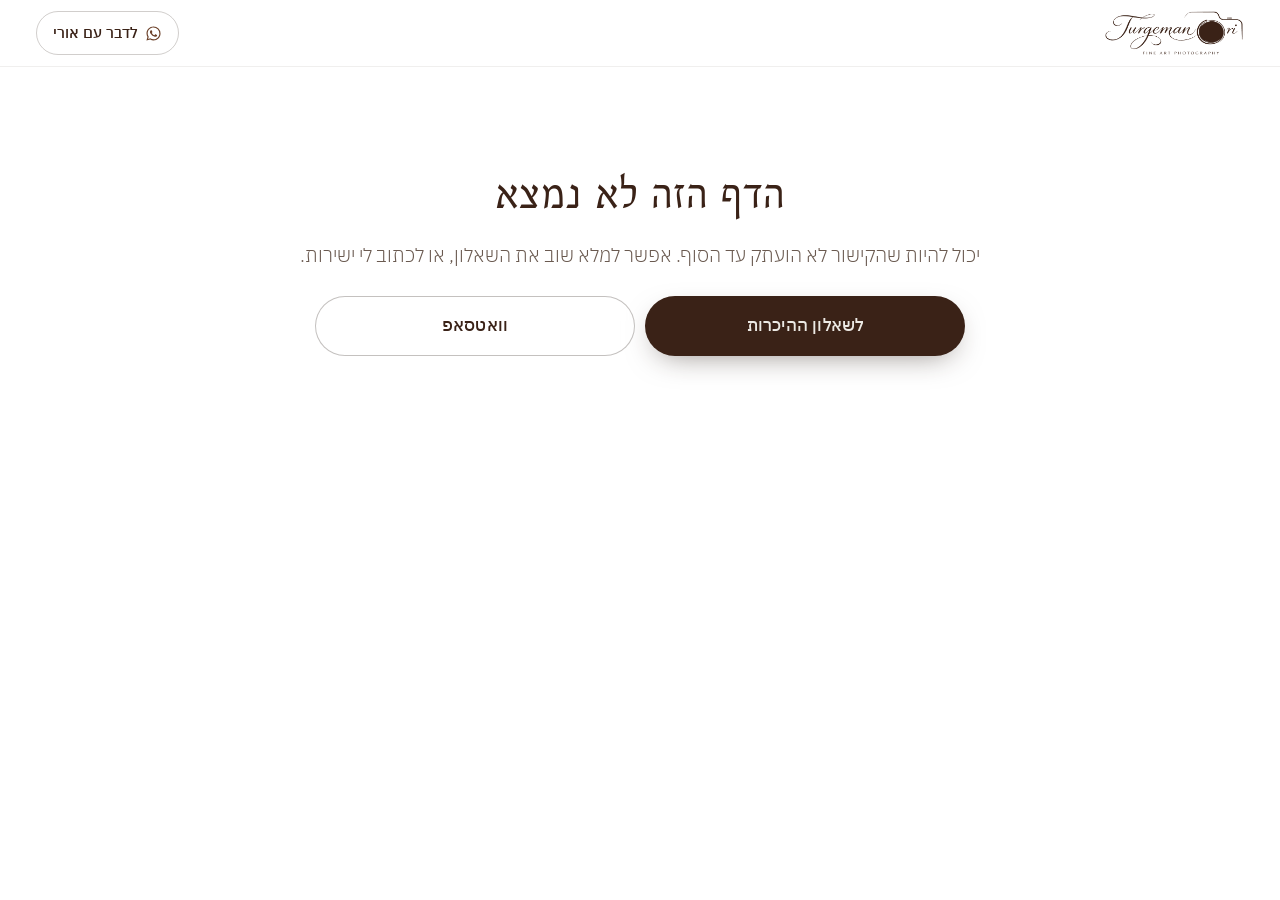
<file: for.html>
<!doctype html>
<html lang="he" dir="rtl">
<head>
  <meta charset="utf-8" />
  <meta name="viewport" content="width=device-width, initial-scale=1, viewport-fit=cover" />
  <meta name="robots" content="noindex, nofollow" />
  <title>דף ההזמנה שלכם | אורי תורג׳מן</title>
  <meta name="theme-color" content="#F1EEE9" />
  <meta property="og:title" content="דף ההזמנה שלכם · בוק זוגי עם אורי תורג׳מן" />
  <meta property="og:description" content="הערבים הפנויים, החבילות והסטטוס של ההזמנה שלכם, במקום אחד." />
  <link rel="icon" href="/favicon.svg" type="image/svg+xml" />
  <link rel="preconnect" href="https://fonts.googleapis.com" />
  <link rel="preconnect" href="https://fonts.gstatic.com" crossorigin />
  <link href="https://fonts.googleapis.com/css2?family=Bellefair&family=IBM+Plex+Sans+Hebrew:wght@300;400;500;600&display=swap" rel="stylesheet" />
  <link rel="stylesheet" href="/css/logo.css?v=4" />
  <link rel="stylesheet" href="/css/style.css?v=10" />
  <link rel="stylesheet" href="/css/booking.css?v=4" />
  <link rel="stylesheet" href="/css/journey.css?v=12" />
</head>
<body class="page-journey">

  <header class="topbar is-scrolled">
    <a href="/" class="brand" aria-label="לדף הבית">
      <span class="logo brand__logo" role="img" aria-label="Turgeman Ori, Fine Art Photography"></span>
    </a>
    <a class="topbar__cta" id="topWa" href="#" target="_blank" rel="noopener">
      <svg class="icon" aria-hidden="true"><use href="#i-wa"/></svg>
      <span>לדבר עם אורי</span>
    </a>
  </header>

  <main class="mine container">
    <p class="cal__loading" id="loading">טוען את הדף שלכם…</p>

    <section class="mine__missing" id="missing" hidden>
      <h1 class="section__title">הדף הזה לא נמצא</h1>
      <p class="section__lead">יכול להיות שהקישור לא הועתק עד הסוף. אפשר למלא שוב את השאלון, או לכתוב לי ישירות.</p>
      <div class="mine__actions">
        <a class="btn btn--primary" href="/hello">לשאלון ההיכרות</a>
        <a class="btn btn--ghost" data-wa href="#" target="_blank" rel="noopener">וואטסאפ</a>
      </div>
    </section>

    <div id="page" hidden>
      <header class="mine__hero">
        <p class="eyebrow">דף ההזמנה שלכם</p>
        <h1 class="section__title" id="hello"></h1>
        <p class="section__lead" id="lead"></p>
        <blockquote class="mine__personal" id="personal" hidden><p id="personalText"></p><cite>אורי</cite></blockquote>
      </header>

      <ol class="track" id="track" aria-label="איפה אתם בתהליך">
        <li>היכרות</li><li>בחירת ערב</li><li>אישור</li><li>מקדמה</li><li>שמור</li>
      </ol>

      <!-- ===== בחירה ===== -->
      <section id="vChoose" hidden>
        <p class="mine__note" id="chooseNote" hidden></p>

        <div class="bstep">
          <h2 class="bstep__title"><span class="bstep__n">1</span>החבילה</h2>
          <div class="pkgs" id="pkgs" role="radiogroup" aria-label="חבילה"></div>
        </div>

        <div class="bstep">
          <h2 class="bstep__title"><span class="bstep__n">2</span>הערב</h2>
          <p class="admin__hint">הערבים המודגשים פנויים. כשתבחרו ערב, תראו גם בערך מתי נפגשים.</p>
          <div id="cal" class="cal" aria-live="polite"></div>
          <p class="bstep__picked" id="picked" hidden></p>
          <p class="bstep__empty" id="noDates" hidden>כרגע אין ערבים פנויים בלוח. כתבו לי בוואטסאפ ונמצא ערב שמתאים לכם.</p>
        </div>

        <div class="bstep summary">
          <h2 class="bstep__title"><span class="bstep__n">3</span>סיכום</h2>
          <dl class="sum" id="sum"></dl>
          <label class="check">
            <input type="checkbox" id="terms" />
            <span>קראנו ומאשרים את <button type="button" class="link" data-open="termsDlg">התקנון</button></span>
          </label>
          <p class="form-error" id="chooseErr" role="alert" hidden></p>
          <button type="button" class="btn btn--primary btn--lg" id="sendBtn">בחרנו, ממשיכים</button>
          <p class="closing__hint">אין תשלום בשלב הזה. עוד שאלה קטנה על הסגנון, ואז שולחים לי לאישור.</p>
        </div>
      </section>

      <!-- ===== העדפות (אחרי בחירת הערב) ===== -->
      <section id="vPrefs" class="state prefs" hidden>
        <p class="eyebrow">עוד רגע קטן</p>
        <h2 class="section__title">איזו אווירה בא לכם בתמונות?</h2>
        <p class="section__lead">ככה אדע איך לתכנן את הערב, ואתאים לכם במדריך ההכנה המלצות מה ללבוש.</p>
        <div class="styles" id="styles" role="radiogroup" aria-label="סגנון הצילום"></div>
        <label class="field prefs__loc">
          <span>יש לכם מקום מיוחד בראש? <em>(לא חובה)</em></span>
          <input id="prefLoc" type="text" maxlength="160" autocomplete="off" placeholder="למשל: החוף בפלמחים, או הכרם ליד הבית" />
        </label>
        <p class="form-error" id="prefsErr" role="alert" hidden></p>
        <button type="button" class="btn btn--primary btn--lg" id="prefsBtn">שמירה והמשך</button>
      </section>

      <!-- ===== ממתין לאישור ===== -->
      <section id="vPending" class="state" hidden>
        <svg class="closing__sun" viewBox="0 30 120 36" aria-hidden="true"><g fill="none" stroke="currentColor" stroke-width="1" stroke-linecap="round"><path d="M34 62 A26 26 0 0 1 86 62"/><line x1="0" y1="63" x2="120" y2="63"/></g></svg>
        <h2 class="section__title" id="pendTitle">שלחו לי את הבקשה לאישור</h2>
        <p class="section__lead" id="pendText">לחיצה אחת, והבקשה אצלי בוואטסאפ. ברגע שאאשר, אשלח לכם קישור למקדמה ששומרת את התאריך.</p>
        <dl class="sum" data-sum></dl>
        <div class="mine__actions">
          <a class="btn btn--primary" id="approvalWa" href="#" target="_blank" rel="noopener"><svg class="icon" aria-hidden="true"><use href="#i-wa"/></svg>שליחה לאורי לאישור</a>
        </div>
        <div class="mine__actions mine__actions--soft">
          <button type="button" class="link" id="changeBtn">שינוי הערב או החבילה</button>
          <button type="button" class="link" id="prefsEdit">שינוי הסגנון</button>
        </div>
        <!-- בזמן שמחכים לאישור: הזמנה לעקוב באינסטגרם -->
        <div class="follow">
          <p class="follow__title">בינתיים, בואו להציץ</p>
          <p class="follow__text">באינסטגרם אני מעלה זוגות מהצילומים האחרונים ומאחורי הקלעים. מקום טוב לאסוף השראה לערב שלכם.</p>
          <a class="btn btn--ghost" data-ig href="#" target="_blank" rel="noopener"><svg class="icon" aria-hidden="true"><use href="#i-ig"/></svg>לעקוב באינסטגרם</a>
          <bdi class="follow__at" dir="ltr" data-ig-at></bdi>
        </div>
      </section>

      <!-- ===== ממתין למקדמה ===== -->
      <section id="vDeposit" class="state" hidden>
        <p class="eyebrow">אישרתי</p>
        <h2 class="section__title">הערב מחכה לכם</h2>
        <div class="hold" id="hold"></div>
        <dl class="sum" data-sum></dl>
        <div class="pay">
          <p class="pay__title">תשלום מקדמה של <strong id="depAmt"></strong></p>
          <label class="field pay__email">
            <span>מייל <em>(לקבלה ולתמונות)</em></span>
            <input id="fEmail" type="email" inputmode="email" autocomplete="email" maxlength="120" placeholder="name@example.com" dir="ltr" />
          </label>
          <div class="pay__btns">
            <button type="button" class="btn btn--primary" data-pay="bit">תשלום ב-Bit</button>
            <button type="button" class="btn btn--ghost" data-pay="card">תשלום באשראי</button>
          </div>
          <div class="pay__demo" id="payDemo" hidden>
            <p><strong>מצב דמו.</strong> כאן ייפתח עמוד תשלום מאובטח (<span id="payName"></span>). בינתיים אפשר לאשר תשלום לדוגמה כדי לראות את ההמשך.</p>
            <button type="button" class="btn btn--primary btn--sm" id="payConfirm">אישור תשלום לדוגמה</button>
            <button type="button" class="btn btn--ghost btn--sm" id="payCancel">ביטול</button>
          </div>
          <p class="form-error" id="payErr" role="alert" hidden></p>
          <p class="closing__hint">בתשלום אתם מאשרים את <button type="button" class="link" data-open="termsDlg">התקנון</button>. את היתרה משלמים עד יום הצילום.</p>
        </div>
      </section>

      <!-- ===== שמור ===== -->
      <section id="vBooked" class="state" hidden>
        <svg class="closing__sun" viewBox="0 30 120 36" aria-hidden="true"><g fill="none" stroke="currentColor" stroke-width="1" stroke-linecap="round"><path d="M34 62 A26 26 0 0 1 86 62"/><line x1="0" y1="63" x2="120" y2="63"/></g></svg>
        <p class="eyebrow">זה רשמי</p>
        <h2 class="section__title">הערב שלכם שמור</h2>
        <p class="section__lead">המקדמה התקבלה. את שעת המפגש המדויקת אאשר איתכם בוואטסאפ כמה ימים לפני, לפי האור באותו ערב.</p>
        <dl class="sum" data-sum></dl>
        <!-- השלמת תשלום (נפתח מדף המנהל) -->
        <div class="pay pay--balance" id="balance" hidden>
          <p class="pay__title" id="balTitle">השלמת התשלום: <strong id="balAmt"></strong></p>
          <p class="addcal__hint" id="balHint">אפשר לשלם עכשיו, או ביום הצילום עצמו.</p>
          <div class="pay__btns" id="balBtns">
            <button type="button" class="btn btn--primary" data-bal="bit">תשלום ב-Bit</button>
            <button type="button" class="btn btn--ghost" data-bal="card">תשלום באשראי</button>
          </div>
          <div class="pay__demo" id="balDemo" hidden>
            <p><strong>מצב דמו.</strong> כאן ייפתח עמוד התשלום המאובטח. בינתיים אפשר לאשר תשלום לדוגמה.</p>
            <button type="button" class="btn btn--primary btn--sm" id="balConfirm">אישור תשלום לדוגמה</button>
            <button type="button" class="btn btn--ghost btn--sm" id="balCancel">ביטול</button>
          </div>
          <p class="form-error" id="balErr" role="alert" hidden></p>
        </div>
        <div class="addcal">
          <p class="addcal__title">שמרו את הערב ביומן</p>
          <div class="addcal__btns">
            <a class="btn btn--ghost" id="calApple" href="#">יומן אפל / אאוטלוק</a>
            <a class="btn btn--ghost" id="calGoogle" href="#" target="_blank" rel="noopener">יומן גוגל</a>
          </div>
          <p class="addcal__hint">ביומן תמצאו את השעה, המיקום, הסגנון שבחרתם, ואת הקישורים לדף ההזמנה ולדף האישי שלכם.</p>
        </div>
        <div class="mine__actions">
          <a class="btn btn--primary" id="finishWa" href="#" target="_blank" rel="noopener"><svg class="icon" aria-hidden="true"><use href="#i-wa"/></svg>לעדכן את אורי שסיימנו</a>
          <a class="btn btn--ghost" href="/guide" id="guideLink">לדף האישי שלכם</a>
        </div>
      </section>

      <!-- ===== אחרי הצילום ===== -->
      <section id="vAfter" class="state" hidden>
        <h2 class="section__title" id="afterTitle"></h2>
        <p class="section__lead" id="afterText"></p>
        <!-- תמונות טעימה -->
        <div class="teasers" id="teasers" hidden>
          <p class="addcal__title">טעימה ראשונה מהערב שלכם</p>
          <div class="teasers__grid" id="teaserGrid"></div>
        </div>
        <!-- המלצה -->
        <div class="review" id="reviewBox">
          <p class="addcal__title">כמה מילים על החוויה?</p>
          <p class="addcal__hint">זה עוזר לי מאוד, וגם לזוגות אחרים שרוצים להכיר אותי. אפשר לכתוב כאן, או פשוט לשלוח לי בוואטסאפ.</p>
          <label class="field"><span class="sr-only">ההמלצה שלכם</span><textarea id="reviewText" rows="4" maxlength="2000" placeholder="איך היה לכם?"></textarea></label>
          <p class="form-error" id="reviewErr" role="alert" hidden></p>
          <div class="mine__actions">
            <button type="button" class="btn btn--primary" id="reviewBtn">שליחת ההמלצה</button>
            <a class="btn btn--ghost" id="reviewWa" href="#" target="_blank" rel="noopener"><svg class="icon" aria-hidden="true"><use href="#i-wa"/></svg>לכתוב לאורי בוואטסאפ</a>
          </div>
        </div>
        <p class="review__thanks" id="reviewThanks" hidden>תודה מכל הלב על ההמלצה 🧡</p>
      </section>
    </div>
  </main>

  <!-- ברוכים הבאים, אחרי השאלון -->
  <dialog class="dlg" id="welcomeDlg" aria-labelledby="wTitle">
    <form method="dialog" class="dlg__in" id="wMain">
      <p class="eyebrow">נעים מאוד</p>
      <h2 class="dlg__title" id="wTitle"></h2>
      <p>אני אורי, צלם בוקים זוגיים. קיבלתי את התשובות שלכם, וככה נשמע הערב שאתם חולמים עליו:</p>
      <blockquote class="dlg__story" id="wStory"></blockquote>
      <p>שלחו לי את הסיכום בוואטסאפ, ומיד אחרי זה תוכלו לבחור את הערב שלכם.</p>
      <a class="btn btn--primary" id="wWa" href="#" target="_blank" rel="noopener"><svg class="icon" aria-hidden="true"><use href="#i-wa"/></svg>שליחת הסיכום לאורי</a>
    </form>
  </dialog>

  <!-- הודעה קופצת: תאריך מוחזק -->
  <dialog class="dlg" id="holdDlg" aria-labelledby="hTitle">
    <form method="dialog" class="dlg__in">
      <p class="eyebrow">שימו לב</p>
      <h2 class="dlg__title" id="hTitle">התאריך שמור לכם לזמן מוגבל</h2>
      <p id="hText"></p>
      <button class="btn btn--primary" value="close">להשלמת ההזמנה</button>
    </form>
  </dialog>

  <!-- התקנון -->
  <dialog class="dlg dlg--wide" id="termsDlg" aria-labelledby="tTitle">
    <form method="dialog" class="dlg__in">
      <h2 class="dlg__title" id="tTitle">תקנון קצר</h2>
      <ol class="terms" id="termsList"></ol>
      <button class="btn btn--primary" value="close">הבנתי</button>
    </form>
  </dialog>

  <svg width="0" height="0" style="position:absolute" aria-hidden="true">
    <symbol id="i-wa" viewBox="0 0 24 24"><path fill="currentColor" d="M12.04 2C6.57 2 2.13 6.43 2.13 11.9c0 1.75.46 3.46 1.33 4.97L2 22l5.27-1.38a9.9 9.9 0 0 0 4.76 1.21h.01c5.46 0 9.9-4.43 9.9-9.9A9.9 9.9 0 0 0 12.04 2Zm0 18.15h-.01a8.2 8.2 0 0 1-4.19-1.15l-.3-.18-3.13.82.84-3.05-.2-.31a8.22 8.22 0 0 1-1.26-4.38c0-4.54 3.7-8.24 8.25-8.24a8.24 8.24 0 0 1 8.24 8.25c0 4.55-3.7 8.24-8.24 8.24Zm4.52-6.17c-.25-.12-1.47-.72-1.69-.8-.23-.09-.39-.13-.56.12-.16.25-.64.8-.78.97-.14.16-.29.18-.54.06-.25-.12-1.04-.38-1.99-1.23-.73-.66-1.23-1.47-1.37-1.72-.14-.25-.02-.38.11-.5.11-.11.25-.29.37-.43.12-.15.16-.25.25-.41.08-.17.04-.31-.02-.43-.06-.12-.56-1.35-.77-1.85-.2-.49-.41-.42-.56-.43h-.48c-.16 0-.43.06-.66.31-.23.25-.86.85-.86 2.07 0 1.22.89 2.4 1.01 2.56.12.17 1.75 2.67 4.24 3.74.59.26 1.05.41 1.41.52.59.19 1.13.16 1.56.1.48-.07 1.47-.6 1.67-1.18.21-.58.21-1.07.15-1.18-.06-.1-.23-.16-.48-.29Z"/></symbol>
    <symbol id="i-ig" viewBox="0 0 24 24"><path fill="none" stroke="currentColor" stroke-width="1.6" d="M7.5 2.75h9a4.75 4.75 0 0 1 4.75 4.75v9a4.75 4.75 0 0 1-4.75 4.75h-9A4.75 4.75 0 0 1 2.75 16.5v-9A4.75 4.75 0 0 1 7.5 2.75Z"/><circle cx="12" cy="12" r="4.1" fill="none" stroke="currentColor" stroke-width="1.6"/><circle cx="17.4" cy="6.6" r="1.1" fill="currentColor"/></symbol>
  </svg>

  <script src="/js/config.js?v=14"></script>
  <script src="/js/sun.js?v=4"></script>
  <script src="/js/api.js?v=8"></script>
  <script src="/js/track.js?v=1"></script>
  <script src="/js/calendar.js?v=4"></script>
  <script src="/js/for.js?v=12"></script>
</body>
</html>
</file>
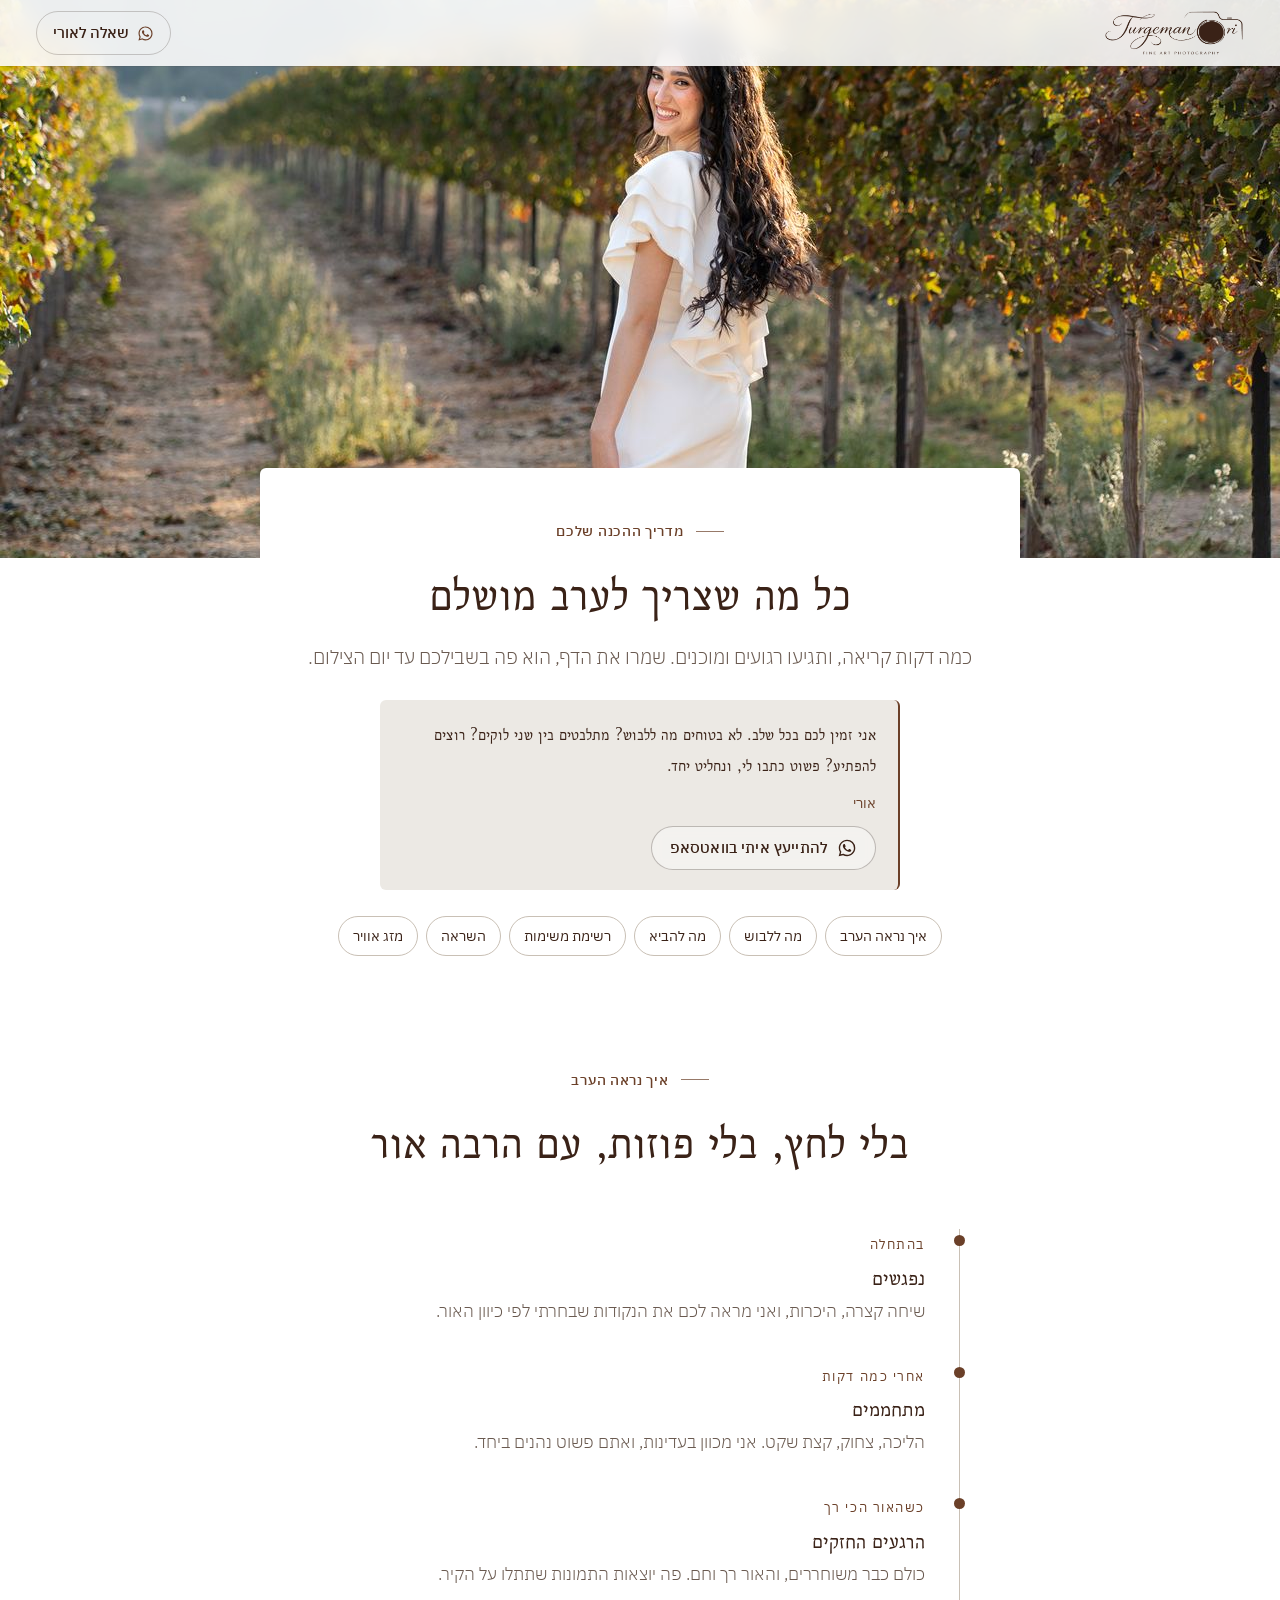
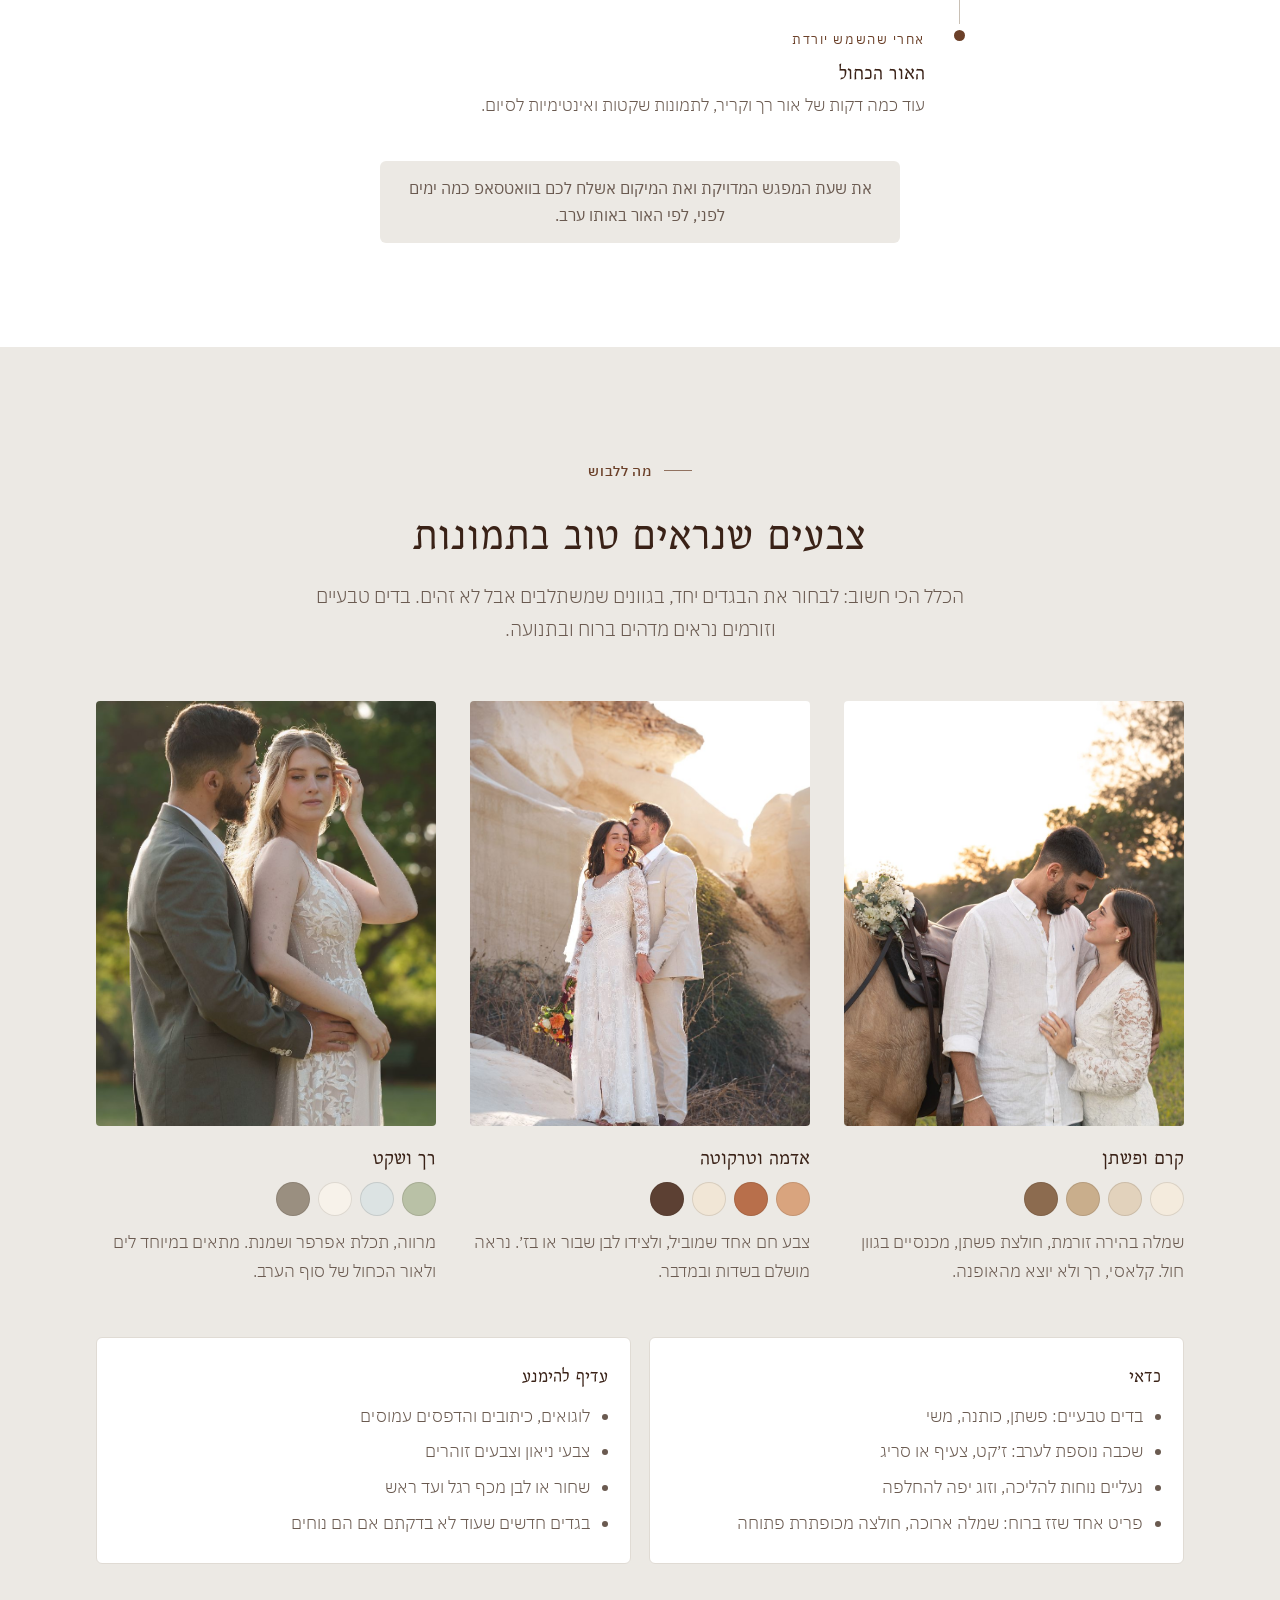
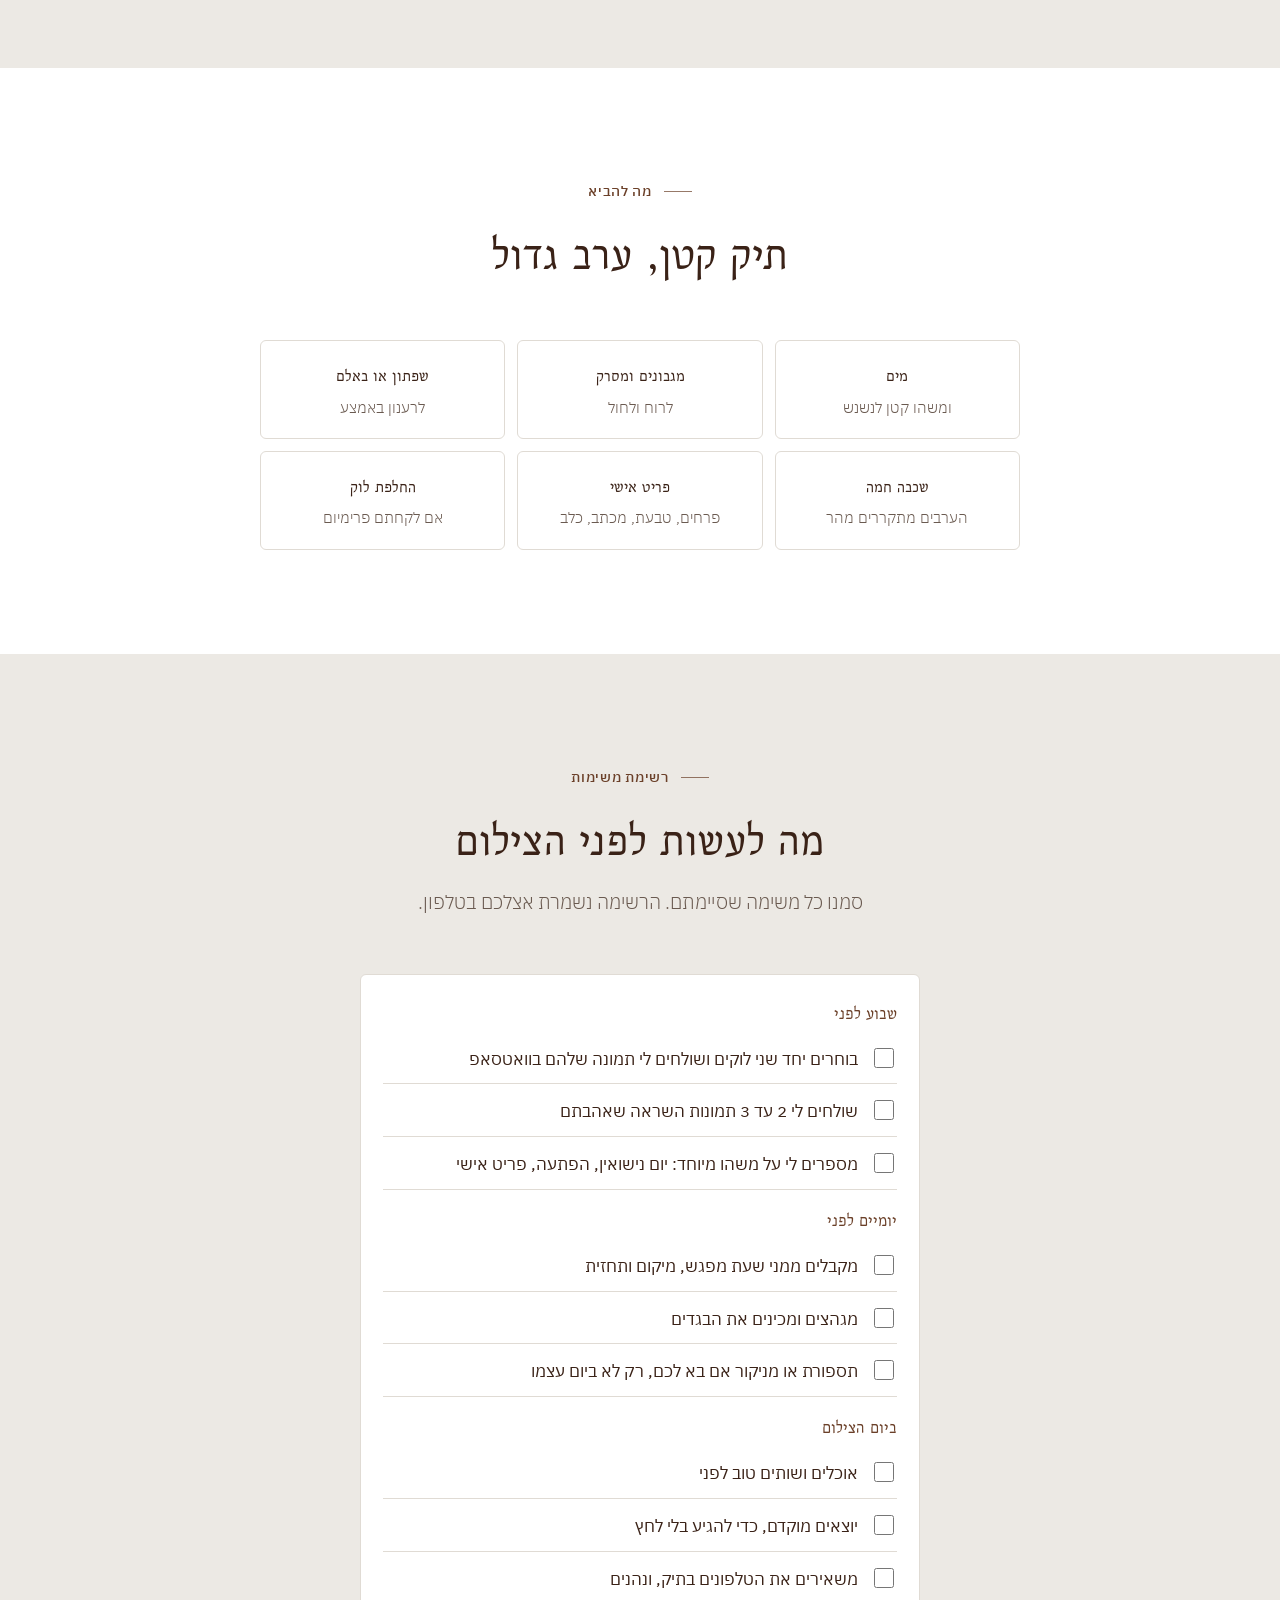
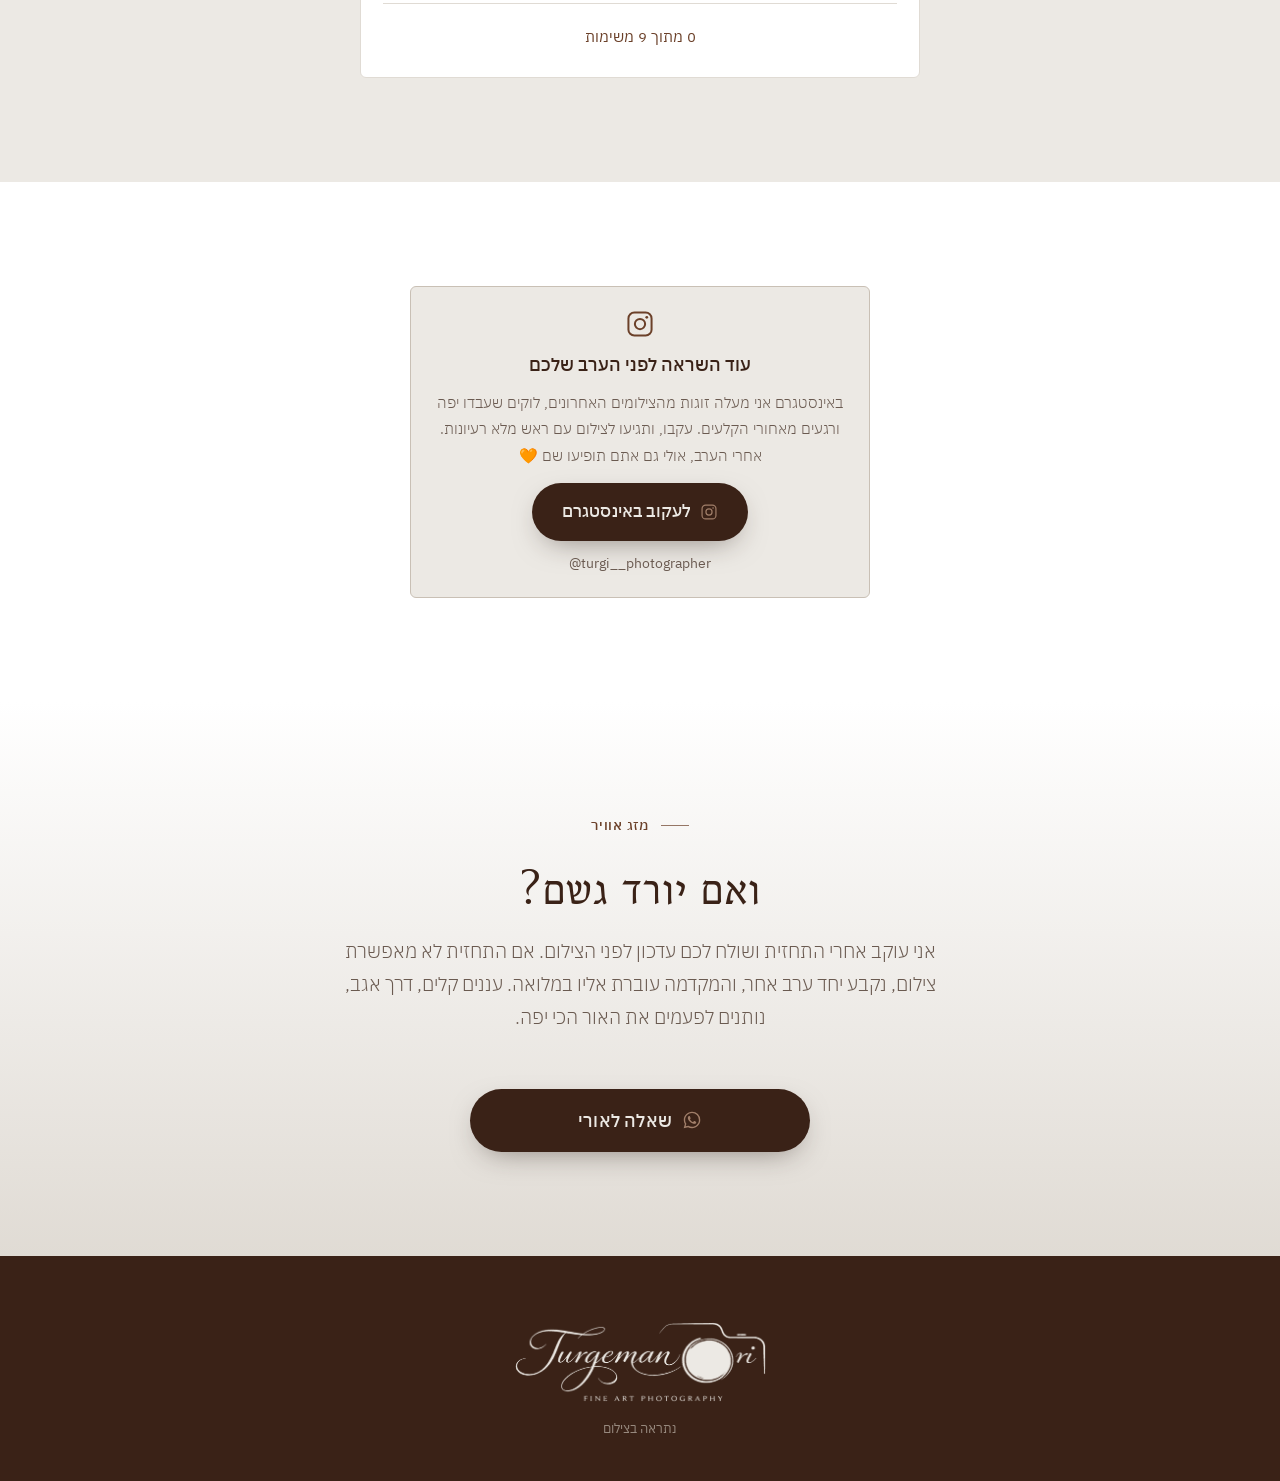
<file: guide.html>
<!doctype html>
<html lang="he" dir="rtl">
<head>
  <meta charset="utf-8" />
  <meta name="viewport" content="width=device-width, initial-scale=1, viewport-fit=cover" />
  <title>מדריך הכנה לבוק זוגי | אורי תורג׳מן</title>
  <meta name="description" content="כל מה שכדאי לדעת לפני בוק זוגי: מה ללבוש, פלטות צבעים, מה להביא ורשימת משימות." />
  <meta name="theme-color" content="#F1EEE9" />
  <meta property="og:title" content="המדריך שלכם לערב מושלם · אורי תורג׳מן" />
  <meta property="og:description" content="מה ללבוש, מה להביא, ורשימת משימות קטנה לפני הבוק הזוגי." />
  <link rel="icon" href="/favicon.svg" type="image/svg+xml" />
  <link rel="preconnect" href="https://fonts.googleapis.com" />
  <link rel="preconnect" href="https://fonts.gstatic.com" crossorigin />
  <link href="https://fonts.googleapis.com/css2?family=Bellefair&family=IBM+Plex+Sans+Hebrew:wght@300;400;500;600&display=swap" rel="stylesheet" />
  <link rel="stylesheet" href="/css/logo.css?v=4" />
  <link rel="stylesheet" href="/css/style.css?v=10" />
  <link rel="stylesheet" href="/css/booking.css?v=4" />
  <link rel="stylesheet" href="/css/journey.css?v=12" />
</head>
<body class="page-guide">

  <header class="topbar is-scrolled">
    <a href="/" class="brand" aria-label="לדף הבית">
      <span class="logo brand__logo" role="img" aria-label="Turgeman Ori, Fine Art Photography"></span>
    </a>
    <a class="topbar__cta" data-wa href="#" target="_blank" rel="noopener">
      <svg class="icon" aria-hidden="true"><use href="#i-wa"/></svg>
      <span>שאלה לאורי</span>
    </a>
  </header>

  <main>
    <!-- פתיחה -->
    <section class="g-hero">
      <div class="g-hero__media ph" data-img="cover" role="img" aria-label="שדה זהוב באור ערב"></div>
      <div class="container g-hero__text">
        <p class="eyebrow" id="gEyebrow">מדריך ההכנה שלכם</p>
        <h1 class="section__title" id="gTitle">כל מה שצריך לערב מושלם</h1>
        <p class="section__lead">כמה דקות קריאה, ותגיעו רגועים ומוכנים. שמרו את הדף, הוא פה בשבילכם עד יום הצילום.</p>
        <!-- פרטי הערב (רק במדריך אישי) -->
        <div class="g-mine" id="gMine" hidden>
          <p class="g-mine__title">הערב שלכם</p>
          <dl class="sum" id="gSum"></dl>
          <a class="link g-mine__page" id="gPage" href="#">לדף ההזמנה (תשלומים ופרטי ההזמנה)</a>
        </div>
        <!-- מילה מאורי -->
        <figure class="g-ori">
          <blockquote id="gOriText">אני זמין לכם בכל שלב. לא בטוחים מה ללבוש? מתלבטים בין שני לוקים? רוצים להפתיע? פשוט כתבו לי, ונחליט יחד.</blockquote>
          <figcaption>אורי</figcaption>
          <a class="btn btn--ghost btn--sm" data-wa href="#" target="_blank" rel="noopener"><svg class="icon" aria-hidden="true"><use href="#i-wa"/></svg>להתייעץ איתי בוואטסאפ</a>
        </figure>
        <nav class="g-toc" aria-label="תוכן המדריך">
          <a href="#evening">איך נראה הערב</a><a href="#wear">מה ללבוש</a><a href="#bring">מה להביא</a><a href="#todo">רשימת משימות</a><a href="#follow">השראה</a><a href="#weather">מזג אוויר</a>
        </nav>
      </div>
    </section>

    <!-- איך נראה הערב -->
    <section class="section g-evening" id="evening">
      <div class="container">
        <header class="section__head">
          <p class="eyebrow">איך נראה הערב</p>
          <h2 class="section__title">בלי לחץ, בלי פוזות, עם הרבה אור</h2>
        </header>
        <ol class="g-time">
          <li><span class="g-time__t">בהתחלה</span><h3>נפגשים</h3><p>שיחה קצרה, היכרות, ואני מראה לכם את הנקודות שבחרתי לפי כיוון האור.</p></li>
          <li><span class="g-time__t">אחרי כמה דקות</span><h3>מתחממים</h3><p>הליכה, צחוק, קצת שקט. אני מכוון בעדינות, ואתם פשוט נהנים ביחד.</p></li>
          <li><span class="g-time__t">כשהאור הכי רך</span><h3>הרגעים החזקים</h3><p>כולם כבר משוחררים, והאור רך וחם. פה יוצאות התמונות שתתלו על הקיר.</p></li>
          <li><span class="g-time__t">אחרי שהשמש יורדת</span><h3>האור הכחול</h3><p>עוד כמה דקות של אור רך וקריר, לתמונות שקטות ואינטימיות לסיום.</p></li>
        </ol>
        <p class="g-note" id="gEveNote">את שעת המפגש המדויקת ואת המיקום אשלח לכם בוואטסאפ כמה ימים לפני, לפי האור באותו ערב.</p>
      </div>
    </section>

    <!-- מה ללבוש -->
    <section class="section g-wear" id="wear">
      <div class="container">
        <header class="section__head">
          <p class="eyebrow">מה ללבוש</p>
          <h2 class="section__title">צבעים שנראים טוב בתמונות</h2>
          <p class="section__lead">הכלל הכי חשוב: לבחור את הבגדים יחד, בגוונים שמשתלבים אבל לא זהים. בדים טבעיים וזורמים נראים מדהים ברוח ובתנועה.</p>
        </header>
        <div class="g-pick" id="gPick" hidden>
          <p class="g-pick__title" id="gPickTitle"></p>
          <p id="gPickText"></p>
          <p id="gPlaceText"></p>
        </div>
        <div class="g-looks">
          <article class="g-look" data-look="1">
            <div class="ph r-portrait" data-img="outfit1" role="img" aria-label="השראה ללבוש בגווני קרם ובז׳"></div>
            <h3>קרם ופשתן</h3>
            <div class="swatches" aria-hidden="true"><i style="--c:#F4EBDD"></i><i style="--c:#E2D2BC"></i><i style="--c:#C9AE8C"></i><i style="--c:#8C6B4F"></i></div>
            <p>שמלה בהירה זורמת, חולצת פשתן, מכנסיים בגוון חול. קלאסי, רך ולא יוצא מהאופנה.</p>
          </article>
          <article class="g-look" data-look="2">
            <div class="ph r-portrait" data-img="outfit2" role="img" aria-label="השראה ללבוש בגווני אדמה וטרקוטה"></div>
            <h3>אדמה וטרקוטה</h3>
            <div class="swatches" aria-hidden="true"><i style="--c:#D9A47E"></i><i style="--c:#B86F4B"></i><i style="--c:#F1E6D6"></i><i style="--c:#5C4033"></i></div>
            <p>צבע חם אחד שמוביל, ולצידו לבן שבור או בז׳. נראה מושלם בשדות ובמדבר.</p>
          </article>
          <article class="g-look" data-look="3">
            <div class="ph r-portrait" data-img="outfit3" role="img" aria-label="השראה ללבוש בגוונים רכים של מרווה ותכלת"></div>
            <h3>רך ושקט</h3>
            <div class="swatches" aria-hidden="true"><i style="--c:#B9C1A6"></i><i style="--c:#DCE3E3"></i><i style="--c:#F7F2EA"></i><i style="--c:#9A8F80"></i></div>
            <p>מרווה, תכלת אפרפר ושמנת. מתאים במיוחד לים ולאור הכחול של סוף הערב.</p>
          </article>
        </div>
        <div class="g-dodont">
          <div><h3>כדאי</h3><ul><li>בדים טבעיים: פשתן, כותנה, משי</li><li>שכבה נוספת לערב: ז׳קט, צעיף או סריג</li><li>נעליים נוחות להליכה, וזוג יפה להחלפה</li><li>פריט אחד שזז ברוח: שמלה ארוכה, חולצה מכופתרת פתוחה</li></ul></div>
          <div><h3>עדיף להימנע</h3><ul><li>לוגואים, כיתובים והדפסים עמוסים</li><li>צבעי ניאון וצבעים זוהרים</li><li>שחור או לבן מכף רגל ועד ראש</li><li>בגדים חדשים שעוד לא בדקתם אם הם נוחים</li></ul></div>
        </div>
      </div>
    </section>

    <!-- מה להביא -->
    <section class="section g-bring" id="bring">
      <div class="container">
        <header class="section__head">
          <p class="eyebrow">מה להביא</p>
          <h2 class="section__title">תיק קטן, ערב גדול</h2>
        </header>
        <ul class="g-items">
          <li><strong>מים</strong><span>ומשהו קטן לנשנש</span></li>
          <li><strong>מגבונים ומסרק</strong><span>לרוח ולחול</span></li>
          <li><strong>שפתון או באלם</strong><span>לרענון באמצע</span></li>
          <li><strong>שכבה חמה</strong><span>הערבים מתקררים מהר</span></li>
          <li><strong>פריט אישי</strong><span>פרחים, טבעת, מכתב, כלב</span></li>
          <li><strong>החלפת לוק</strong><span>אם לקחתם פרימיום</span></li>
        </ul>
      </div>
    </section>

    <!-- רשימת משימות -->
    <section class="section g-todo" id="todo">
      <div class="container">
        <header class="section__head">
          <p class="eyebrow">רשימת משימות</p>
          <h2 class="section__title">מה לעשות לפני הצילום</h2>
          <p class="section__lead">סמנו כל משימה שסיימתם. הרשימה נשמרת אצלכם בטלפון.</p>
        </header>
        <div class="g-check" id="todoList">
          <h3>שבוע לפני</h3>
          <label><input type="checkbox" data-k="w1" /><span>בוחרים יחד שני לוקים ושולחים לי תמונה שלהם בוואטסאפ</span></label>
          <label><input type="checkbox" data-k="w2" /><span>שולחים לי 2 עד 3 תמונות השראה שאהבתם</span></label>
          <label><input type="checkbox" data-k="w3" /><span>מספרים לי על משהו מיוחד: יום נישואין, הפתעה, פריט אישי</span></label>
          <h3>יומיים לפני</h3>
          <label><input type="checkbox" data-k="d1" /><span>מקבלים ממני שעת מפגש, מיקום ותחזית</span></label>
          <label><input type="checkbox" data-k="d2" /><span>מגהצים ומכינים את הבגדים</span></label>
          <label><input type="checkbox" data-k="d3" /><span>תספורת או מניקור אם בא לכם, רק לא ביום עצמו</span></label>
          <h3>ביום הצילום</h3>
          <label><input type="checkbox" data-k="t1" /><span>אוכלים ושותים טוב לפני</span></label>
          <label><input type="checkbox" data-k="t2" /><span>יוצאים מוקדם, כדי להגיע בלי לחץ</span></label>
          <label><input type="checkbox" data-k="t3" /><span>משאירים את הטלפונים בתיק, ונהנים</span></label>
          <p class="g-progress" id="todoProgress" aria-live="polite"></p>
        </div>
      </div>
    </section>

    <!-- השראה באינסטגרם -->
    <section class="section g-follow" id="follow">
      <div class="container">
        <div class="follow">
          <svg class="icon follow__icon" aria-hidden="true"><use href="#i-ig"/></svg>
          <p class="follow__title">עוד השראה לפני הערב שלכם</p>
          <p class="follow__text">באינסטגרם אני מעלה זוגות מהצילומים האחרונים, לוקים שעבדו יפה ורגעים מאחורי הקלעים. עקבו, ותגיעו לצילום עם ראש מלא רעיונות. אחרי הערב, אולי גם אתם תופיעו שם 🧡</p>
          <a class="btn btn--primary" data-ig href="#" target="_blank" rel="noopener"><svg class="icon" aria-hidden="true"><use href="#i-ig"/></svg>לעקוב באינסטגרם</a>
          <bdi class="follow__at" dir="ltr" data-ig-at></bdi>
        </div>
      </div>
    </section>

    <!-- מזג אוויר -->
    <section class="section g-weather" id="weather">
      <div class="container closing__inner">
        <header class="section__head">
          <p class="eyebrow">מזג אוויר</p>
          <h2 class="section__title">ואם יורד גשם?</h2>
          <p class="section__lead">אני עוקב אחרי התחזית ושולח לכם עדכון לפני הצילום. אם התחזית לא מאפשרת צילום, נקבע יחד ערב אחר, והמקדמה עוברת אליו במלואה. עננים קלים, דרך אגב, נותנים לפעמים את האור הכי יפה.</p>
        </header>
        <a class="btn btn--primary btn--lg" data-wa href="#" target="_blank" rel="noopener"><svg class="icon" aria-hidden="true"><use href="#i-wa"/></svg>שאלה לאורי</a>
      </div>
    </section>
  </main>

  <footer class="footer">
    <div class="container footer__inner">
      <span class="logo footer__logo" role="img" aria-label="Turgeman Ori, Fine Art Photography"></span>
      <p class="footer__copy">נתראה בצילום</p>
    </div>
  </footer>

  <svg width="0" height="0" style="position:absolute" aria-hidden="true">
    <symbol id="i-wa" viewBox="0 0 24 24"><path fill="currentColor" d="M12.04 2C6.57 2 2.13 6.43 2.13 11.9c0 1.75.46 3.46 1.33 4.97L2 22l5.27-1.38a9.9 9.9 0 0 0 4.76 1.21h.01c5.46 0 9.9-4.43 9.9-9.9A9.9 9.9 0 0 0 12.04 2Zm0 18.15h-.01a8.2 8.2 0 0 1-4.19-1.15l-.3-.18-3.13.82.84-3.05-.2-.31a8.22 8.22 0 0 1-1.26-4.38c0-4.54 3.7-8.24 8.25-8.24a8.24 8.24 0 0 1 8.24 8.25c0 4.55-3.7 8.24-8.24 8.24Zm4.52-6.17c-.25-.12-1.47-.72-1.69-.8-.23-.09-.39-.13-.56.12-.16.25-.64.8-.78.97-.14.16-.29.18-.54.06-.25-.12-1.04-.38-1.99-1.23-.73-.66-1.23-1.47-1.37-1.72-.14-.25-.02-.38.11-.5.11-.11.25-.29.37-.43.12-.15.16-.25.25-.41.08-.17.04-.31-.02-.43-.06-.12-.56-1.35-.77-1.85-.2-.49-.41-.42-.56-.43h-.48c-.16 0-.43.06-.66.31-.23.25-.86.85-.86 2.07 0 1.22.89 2.4 1.01 2.56.12.17 1.75 2.67 4.24 3.74.59.26 1.05.41 1.41.52.59.19 1.13.16 1.56.1.48-.07 1.47-.6 1.67-1.18.21-.58.21-1.07.15-1.18-.06-.1-.23-.16-.48-.29Z"/></symbol>
    <symbol id="i-ig" viewBox="0 0 24 24"><path fill="none" stroke="currentColor" stroke-width="1.6" d="M7.5 2.75h9a4.75 4.75 0 0 1 4.75 4.75v9a4.75 4.75 0 0 1-4.75 4.75h-9A4.75 4.75 0 0 1 2.75 16.5v-9A4.75 4.75 0 0 1 7.5 2.75Z"/><circle cx="12" cy="12" r="4.1" fill="none" stroke="currentColor" stroke-width="1.6"/><circle cx="17.4" cy="6.6" r="1.1" fill="currentColor"/></symbol>
  </svg>

  <script src="/js/config.js?v=14"></script>
  <script src="/js/api.js?v=8"></script>
  <script src="/js/sun.js?v=4"></script>
  <script src="/js/guide.js?v=5"></script>
</body>
</html>
</file>
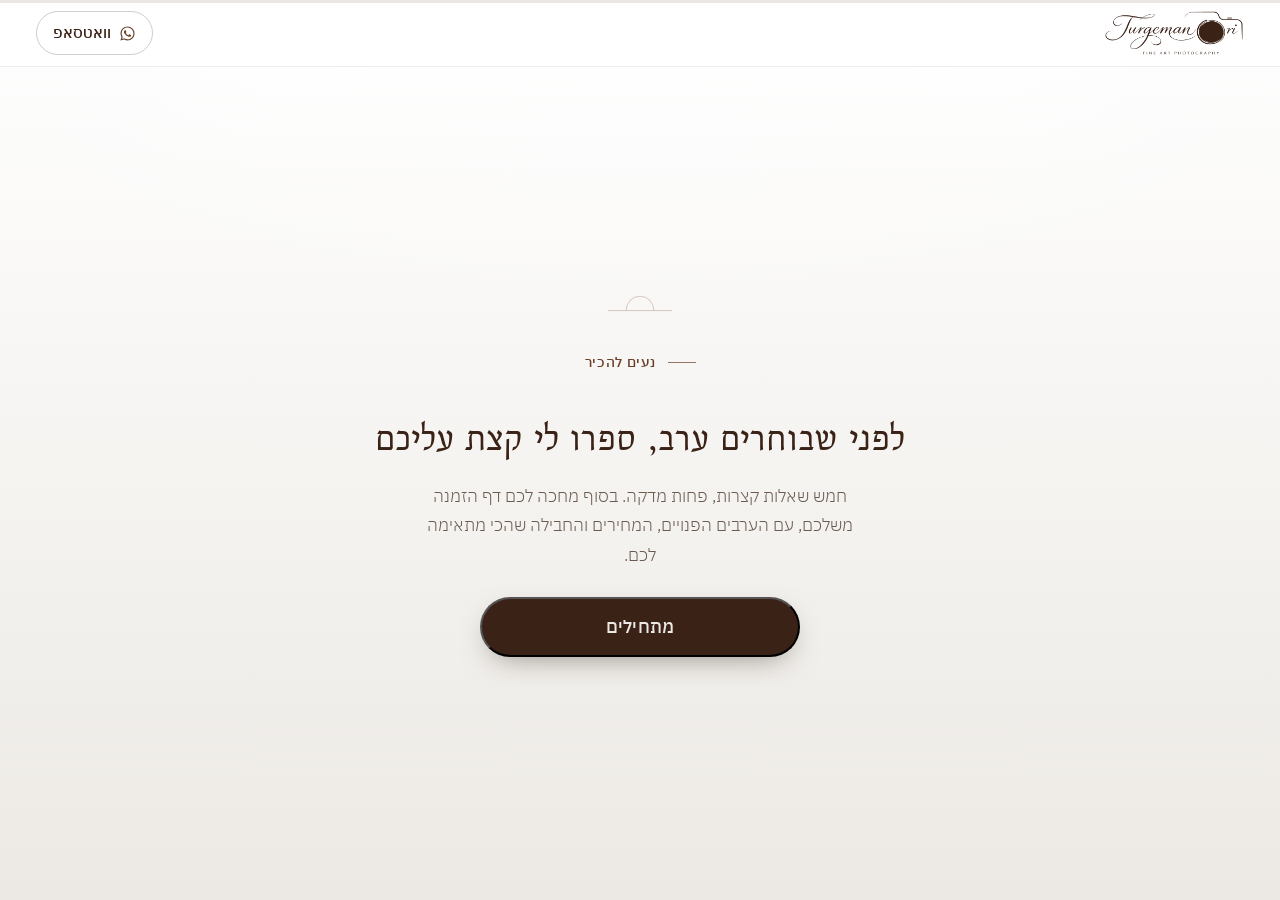
<file: hello.html>
<!doctype html>
<html lang="he" dir="rtl">
<head>
  <meta charset="utf-8" />
  <meta name="viewport" content="width=device-width, initial-scale=1, viewport-fit=cover" />
  <title>בואו נכיר | אורי תורג׳מן</title>
  <meta name="description" content="חמש שאלות קצרות לפני בוק זוגי. בסוף תקבלו דף הזמנה משלכם עם הערבים הפנויים והחבילות." />
  <meta name="theme-color" content="#F1EEE9" />
  <meta property="og:title" content="בואו נכיר · בוק זוגי עם אורי תורג׳מן" />
  <meta property="og:description" content="דקה אחת, חמש שאלות, ודף הזמנה עם הערבים הפנויים בשבילכם." />
  <link rel="icon" href="/favicon.svg" type="image/svg+xml" />
  <link rel="preconnect" href="https://fonts.googleapis.com" />
  <link rel="preconnect" href="https://fonts.gstatic.com" crossorigin />
  <link href="https://fonts.googleapis.com/css2?family=Bellefair&family=IBM+Plex+Sans+Hebrew:wght@300;400;500;600&display=swap" rel="stylesheet" />
  <link rel="stylesheet" href="/css/logo.css?v=4" />
  <link rel="stylesheet" href="/css/style.css?v=10" />
  <link rel="stylesheet" href="/css/booking.css?v=4" />
  <link rel="stylesheet" href="/css/journey.css?v=12" />
</head>
<body class="page-journey">

  <header class="topbar is-scrolled">
    <a href="/" class="brand" aria-label="לדף הבית">
      <span class="logo brand__logo" role="img" aria-label="Turgeman Ori, Fine Art Photography"></span>
    </a>
    <a class="topbar__cta" data-wa href="#" target="_blank" rel="noopener">
      <svg class="icon" aria-hidden="true"><use href="#i-wa"/></svg>
      <span>וואטסאפ</span>
    </a>
  </header>

  <main class="quiz">
    <div class="quiz__progress" aria-hidden="true"><span id="bar"></span></div>

    <form id="quiz" class="quiz__card" novalidate>

      <!-- פתיחה -->
      <section class="q is-active" data-step="0">
        <svg class="closing__sun" viewBox="0 30 120 36" aria-hidden="true"><g fill="none" stroke="currentColor" stroke-width="1" stroke-linecap="round"><path d="M34 62 A26 26 0 0 1 86 62"/><line x1="0" y1="63" x2="120" y2="63"/></g></svg>
        <p class="eyebrow">נעים להכיר</p>
        <h1 class="q__title">לפני שבוחרים ערב, ספרו לי קצת עליכם</h1>
        <p class="q__lead">חמש שאלות קצרות, פחות מדקה. בסוף מחכה לכם דף הזמנה משלכם, עם הערבים הפנויים, המחירים והחבילה שהכי מתאימה לכם.</p>
        <button type="button" class="btn btn--primary btn--lg" data-next>מתחילים</button>
      </section>

      <!-- 1 -->
      <section class="q" data-step="1" aria-labelledby="q1">
        <p class="q__count">1 מתוך 5</p>
        <h2 class="q__title" id="q1">איך קוראים לכם?</h2>
        <label class="field">
          <span class="sr-only">השמות של שניכם</span>
          <input id="fNames" type="text" maxlength="80" autocomplete="off" placeholder="לדוגמה: נועה ואיתי" />
        </label>
        <p class="q__err" id="e1" hidden>כתבו בבקשה את השמות של שניכם.</p>
      </section>

      <!-- 2 -->
      <section class="q" data-step="2" aria-labelledby="q2">
        <p class="q__count">2 מתוך 5</p>
        <h2 class="q__title" id="q2">לכבוד מה הבוק?</h2>
        <div class="chips" data-group="occasion" data-single>
          <button type="button" class="chip">יום נישואין</button>
          <button type="button" class="chip">לפני חתונה</button>
          <button type="button" class="chip">הריון</button>
          <button type="button" class="chip">בלי סיבה מיוחדת</button>
          <button type="button" class="chip">במתנה</button>
        </div>
        <p class="q__err" id="e2" hidden>בחרו בבקשה אחת מהאפשרויות.</p>
      </section>

      <!-- 3 -->
      <section class="q" data-step="3" aria-labelledby="q3">
        <p class="q__count">3 מתוך 5</p>
        <h2 class="q__title" id="q3">איפה הכי בא לכם להצטלם?</h2>
        <p class="q__lead">אפשר לבחור כמה.</p>
        <div class="chips" data-group="landscape">
          <button type="button" class="chip">ים</button>
          <button type="button" class="chip">שדות</button>
          <button type="button" class="chip">מדבר</button>
          <button type="button" class="chip">עיר</button>
          <button type="button" class="chip">אצלנו בבית</button>
          <button type="button" class="chip" data-solo>עוד לא יודעים</button>
        </div>
        <p class="q__err" id="e3" hidden>בחרו לפחות אפשרות אחת.</p>
      </section>

      <!-- 4 -->
      <section class="q" data-step="4" aria-labelledby="q4">
        <p class="q__count">4 מתוך 5</p>
        <h2 class="q__title" id="q4">מתי בערך?</h2>
        <div class="chips" data-group="timing" data-single>
          <button type="button" class="chip">בחודש הקרוב</button>
          <button type="button" class="chip">בחודשים הקרובים</button>
          <button type="button" class="chip">אנחנו גמישים</button>
        </div>
      </section>

      <!-- 5 -->
      <section class="q" data-step="5" aria-labelledby="q5">
        <p class="q__count">5 מתוך 5</p>
        <h2 class="q__title" id="q5">איך נשארים בקשר?</h2>
        <div class="fields">
          <label class="field field--wide">
            <span>וואטסאפ</span>
            <input id="fPhone" type="tel" inputmode="tel" autocomplete="tel" maxlength="20" placeholder="050-0000000" dir="ltr" />
          </label>
          <label class="field field--wide">
            <span>אינסטגרם <em>(לא חובה, ככה אכיר אתכם קצת)</em></span>
            <span class="ig-in" dir="ltr"><span class="ig-in__at" aria-hidden="true">@</span><input id="fIg" type="text" inputmode="email" maxlength="120" autocomplete="off" autocapitalize="off" autocorrect="off" spellcheck="false" placeholder="username" dir="ltr" aria-describedby="igHint" /></span>
            <small class="ig-hint" id="igHint">אפשר להקליד את השם או להדביק קישור לפרופיל</small>
          </label>
        </div>
        <p class="q__err" id="e5" hidden></p>
      </section>

      <nav class="quiz__nav" id="nav" hidden>
        <button type="button" class="quiz__back" data-back>חזרה</button>
        <button type="button" class="btn btn--primary" id="nextBtn" data-next>המשך</button>
      </nav>
    </form>
  </main>

  <svg width="0" height="0" style="position:absolute" aria-hidden="true">
    <symbol id="i-wa" viewBox="0 0 24 24"><path fill="currentColor" d="M12.04 2C6.57 2 2.13 6.43 2.13 11.9c0 1.75.46 3.46 1.33 4.97L2 22l5.27-1.38a9.9 9.9 0 0 0 4.76 1.21h.01c5.46 0 9.9-4.43 9.9-9.9A9.9 9.9 0 0 0 12.04 2Zm0 18.15h-.01a8.2 8.2 0 0 1-4.19-1.15l-.3-.18-3.13.82.84-3.05-.2-.31a8.22 8.22 0 0 1-1.26-4.38c0-4.54 3.7-8.24 8.25-8.24a8.24 8.24 0 0 1 8.24 8.25c0 4.55-3.7 8.24-8.24 8.24Zm4.52-6.17c-.25-.12-1.47-.72-1.69-.8-.23-.09-.39-.13-.56.12-.16.25-.64.8-.78.97-.14.16-.29.18-.54.06-.25-.12-1.04-.38-1.99-1.23-.73-.66-1.23-1.47-1.37-1.72-.14-.25-.02-.38.11-.5.11-.11.25-.29.37-.43.12-.15.16-.25.25-.41.08-.17.04-.31-.02-.43-.06-.12-.56-1.35-.77-1.85-.2-.49-.41-.42-.56-.43h-.48c-.16 0-.43.06-.66.31-.23.25-.86.85-.86 2.07 0 1.22.89 2.4 1.01 2.56.12.17 1.75 2.67 4.24 3.74.59.26 1.05.41 1.41.52.59.19 1.13.16 1.56.1.48-.07 1.47-.6 1.67-1.18.21-.58.21-1.07.15-1.18-.06-.1-.23-.16-.48-.29Z"/></symbol>
    <symbol id="i-ig" viewBox="0 0 24 24"><path fill="none" stroke="currentColor" stroke-width="1.6" d="M7.5 2.75h9a4.75 4.75 0 0 1 4.75 4.75v9a4.75 4.75 0 0 1-4.75 4.75h-9A4.75 4.75 0 0 1 2.75 16.5v-9A4.75 4.75 0 0 1 7.5 2.75Z"/><circle cx="12" cy="12" r="4.1" fill="none" stroke="currentColor" stroke-width="1.6"/><circle cx="17.4" cy="6.6" r="1.1" fill="currentColor"/></symbol>
  </svg>

  <script src="/js/config.js?v=14"></script>
  <script src="/js/api.js?v=8"></script>
  <script src="/js/track.js?v=1" data-event="quiz_open"></script>
  <script src="/js/hello.js?v=8"></script>
</body>
</html>
</file>
<file: css/logo.css>
/* הלוגו מוטמע כאן כדי שיעבוד גם בפתיחה מקומית של הקובץ. מקור: images/logo.png */
:root { --logo-url: url("[data-uri]"); }
</file>
<file: css/style.css>
/* ==========================================================
   פלטת צבעים וטיפוגרפיה — לשינוי האווירה מעדכנים כאן
   ========================================================== */
:root {
  --cream: #ECE9E4;
  --ivory: #FFFFFF;
  --beige: #E0DBD4;
  --sand: #C9C0B5;
  --sand-deep: #A39789;
  --espresso: #3A2217;
  --espresso-soft: #6A5A50;
  --bronze: #6B4029;
  --bronze-light: #A07E69;
  --white: #FFFFFF;

  /* כותרות: Bellefair, סריף עדין עם ניגודיות גבוהה (עברית ולטינית), בסגנון מגזיני של צילום Fine Art.
     טקסט: IBM Plex Sans Hebrew, סנס-סריף מדויק וקריא, שנותן לדף תחושה בנויה ולא גנרית. */
  --font-display: "Bellefair", "Frank Ruhl Libre", "Times New Roman", serif;
  --font-body: "IBM Plex Sans Hebrew", "Assistant", system-ui, sans-serif;

  --radius: 2px;
  --gutter: 22px;
  --maxw: 1160px;
  --section-y: clamp(60px, 9vw, 104px);
  --ease: cubic-bezier(.22, .61, .36, 1);
}

/* ===== בסיס ===== */
*, *::before, *::after { box-sizing: border-box; }
html { scroll-behavior: smooth; -webkit-text-size-adjust: 100%; }
body {
  margin: 0;
  background: var(--ivory);
  color: var(--espresso);
  font-family: var(--font-body);
  font-weight: 400;
  font-size: 16px;
  line-height: 1.75;
  -webkit-font-smoothing: antialiased;
  text-rendering: optimizeLegibility;
  overflow-x: hidden;
}
img { max-width: 100%; display: block; }
a { color: inherit; }
h1, h2, h3 { font-family: var(--font-display); font-weight: 400; margin: 0; line-height: 1.25; }
p { margin: 0; }
.container { width: 100%; max-width: var(--maxw); margin: 0 auto; padding: 0 var(--gutter); }
.icon { width: 20px; height: 20px; flex: none; }
:focus-visible { outline: 2px solid var(--bronze); outline-offset: 3px; }

.eyebrow {
  font-family: var(--font-body);
  font-size: 14px;
  font-weight: 500;
  letter-spacing: .05em;
  color: var(--bronze);
  margin-bottom: 18px;
  display: inline-flex;
  align-items: center;
  gap: 12px;
}
.eyebrow::before {
  content: "";
  width: 28px;
  height: 1px;
  background: currentColor;
  opacity: .7;
}

/* ===== כפתורים ===== */
.btn {
  display: inline-flex;
  align-items: center;
  justify-content: center;
  gap: 10px;
  min-height: 54px;
  padding: 14px 30px;
  border-radius: 999px;
  font-family: var(--font-body);
  font-size: 17px;
  font-weight: 500;
  text-decoration: none;
  letter-spacing: .01em;
  transition: background .35s var(--ease), color .35s var(--ease), transform .35s var(--ease), box-shadow .35s var(--ease), border-color .35s var(--ease);
  -webkit-tap-highlight-color: transparent;
}
.btn--primary {
  background: var(--espresso);
  color: var(--cream);
  box-shadow: 0 10px 30px -12px rgba(46, 33, 26, .55);
}
.btn--primary .icon { color: var(--bronze-light); }
.btn--primary:hover { background: #4E2F20; transform: translateY(-2px); box-shadow: 0 16px 36px -14px rgba(46, 33, 26, .6); }
.btn--ghost {
  color: var(--espresso);
  border: 1px solid rgba(46, 33, 26, .28);
  background: rgba(255, 255, 255, .4);
  backdrop-filter: blur(6px);
  -webkit-backdrop-filter: blur(6px);
}
.btn--ghost:hover { border-color: var(--espresso); background: rgba(255, 255, 255, .75); }
.btn--lg { min-height: 60px; padding: 16px 38px; font-size: 18px; }

.link {
  color: var(--espresso);
  text-decoration: none;
  border-bottom: 1px solid var(--bronze-light);
  padding-bottom: 3px;
  transition: color .3s, border-color .3s;
}
.link:hover { color: var(--bronze); border-color: var(--bronze); }
.link { position: relative; }
.link::after { content: ""; position: absolute; inset: -10px -4px; } /* שטח לחיצה נוח לאצבע */

/* ===== Topbar ===== */
.topbar {
  position: fixed;
  inset: 0 0 auto 0;
  z-index: 50;
  display: flex;
  align-items: center;
  justify-content: space-between;
  padding: 16px var(--gutter);
  padding-top: max(16px, env(safe-area-inset-top));
  transition: background .4s var(--ease), box-shadow .4s var(--ease), padding .4s var(--ease);
}
.topbar.is-scrolled {
  background: rgba(255, 255, 255, .88);
  backdrop-filter: blur(12px);
  -webkit-backdrop-filter: blur(12px);
  box-shadow: 0 1px 0 rgba(46, 33, 26, .07);
  padding-block: 10px;
}
.brand { display: block; line-height: 0; }
/* הלוגו מוצג כ"מסכה" כדי שאפשר יהיה לצבוע אותו בכל צבע מתוך ה-CSS */
.logo {
  display: block;
  aspect-ratio: 520 / 171;
  background-color: var(--espresso);
  -webkit-mask: var(--logo-url) center / contain no-repeat;
  mask: var(--logo-url) center / contain no-repeat;
}
.brand__logo { height: 46px; transition: height .4s var(--ease); }
.topbar.is-scrolled .brand__logo { height: 40px; }
.footer__logo { height: 84px; margin: 0 auto 14px; background-color: var(--cream); }
.brand--text {
  font-family: var(--font-display);
  font-size: 21px;
  font-weight: 500;
  text-decoration: none;
  letter-spacing: .02em;
}
.topbar__cta {
  display: inline-flex;
  align-items: center;
  gap: 8px;
  font-size: 15px;
  font-weight: 500;
  text-decoration: none;
  padding: 8px 16px;
  border-radius: 999px;
  border: 1px solid rgba(46, 33, 26, .22);
  transition: background .3s, border-color .3s;
}
.topbar__cta .icon { width: 17px; height: 17px; color: var(--bronze); }
.topbar__cta:hover { background: var(--cream); border-color: var(--espresso); }
/* בדף הבית: הכפתור העליון מוסתר בפתיחה (יש שם כפתור מרכזי) ומופיע אחרי גלילה */
.topbar__cta--late { opacity: 0; visibility: hidden; transform: translateY(-6px); transition: opacity .35s var(--ease), transform .35s var(--ease), visibility .35s, background .3s, border-color .3s; }
.topbar__cta--late.is-shown { opacity: 1; visibility: visible; transform: none; }

/* ===== Hero ===== */
.hero {
  position: relative;
  min-height: 100vh;
  min-height: 100svh;
  display: flex;
  align-items: flex-end;
  overflow: hidden;
  isolation: isolate;
}
.hero__media {
  position: absolute;
  inset: 0;
  z-index: -2;
  background-size: cover;
  background-position: 46% 62%;
  transform: scale(1.06);
  animation: heroZoom 14s var(--ease) forwards;
}
/* placeholder: "שמש שוקעת" עדינה עד שמוסיפים תמונה */
.hero__media.is-placeholder {
  background:
    radial-gradient(60% 45% at 30% 38%, rgba(255, 255, 255, .95) 0%, rgba(236, 230, 222, .6) 35%, transparent 70%),
    radial-gradient(120% 80% at 50% 110%, #CFC6BA 0%, transparent 60%),
    linear-gradient(180deg, #F4F1EC 0%, #E9E4DD 45%, #D9D1C6 75%, #B9AC9E 100%);
}
.hero__veil {
  position: absolute;
  inset: 0;
  z-index: -1;
  background:
    linear-gradient(180deg, rgba(255, 255, 255, .7) 0%, rgba(255, 255, 255, .45) 26%, rgba(255, 255, 255, 0) 42%),
    linear-gradient(0deg, rgba(255, 255, 255, .94) 0%, rgba(255, 255, 255, .7) 16%, rgba(255, 255, 255, 0) 32%);
}
/* הכותרות למעלה, בחלק הבהיר של התמונה. המשפט והכפתורים למטה. באמצע רואים את התמונה. */
.hero__content {
  width: 100%;
  max-width: var(--maxw);
  margin: 0 auto;
  min-height: 100vh;
  min-height: 100svh;
  display: flex;
  flex-direction: column;
  justify-content: space-between;
  gap: 40px;
  padding: 112px var(--gutter) 40px;
}
.hero__title {
  font-size: clamp(34px, 9.2vw, 84px);
  font-weight: 400;
  line-height: 1.12;
  letter-spacing: -.005em;
  margin-bottom: 22px;
}
.hero__title em {
  font-style: normal;
  font-weight: 300;
  color: var(--espresso-soft);
}
.hero__sub {
  max-width: 540px;
  font-size: clamp(17px, 4.4vw, 20px);
  font-weight: 400;
  color: var(--espresso);
  margin-bottom: 22px;
}
.hero__actions { display: flex; flex-direction: column; align-items: stretch; gap: 6px; }
/* הכפתור המרכזי בפתיחה: גדול, ומתחתיו חץ עדין שמזמין לגלול */
.btn--hero { min-height: 64px; padding: 18px 44px; font-size: 20px; letter-spacing: .01em; }
.hero__down {
  align-self: center;
  display: grid;
  place-items: center;
  width: 44px;
  height: 44px;
  color: var(--espresso-soft);
  opacity: .75;
  animation: heroDown 2.4s var(--ease) infinite;
}
.hero__down svg { width: 30px; height: 30px; }
.hero__scroll {
  position: absolute;
  bottom: 26px;
  left: 50%;
  transform: translateX(-50%);
  width: 22px;
  height: 36px;
  border: 1px solid rgba(46, 33, 26, .35);
  border-radius: 12px;
  display: none;
}
.hero__scroll span {
  position: absolute;
  top: 7px;
  left: 50%;
  width: 2px;
  height: 7px;
  margin-left: -1px;
  background: var(--bronze);
  border-radius: 2px;
  animation: scrollDot 2.2s var(--ease) infinite;
}

@keyframes heroZoom { to { transform: scale(1); } }
@keyframes heroDown { 0%, 100% { transform: translateY(0); opacity: .45; } 50% { transform: translateY(7px); opacity: .9; } }
@keyframes scrollDot { 0% { opacity: 0; transform: translateY(0); } 40% { opacity: 1; } 80%, 100% { opacity: 0; transform: translateY(12px); } }

/* ===== סעיפים כלליים ===== */
.section { padding: var(--section-y) 0; }
.section__head { text-align: center; max-width: 680px; margin: 0 auto clamp(30px, 6vw, 54px); }
.section__head .eyebrow { justify-content: center; }
.section__head--start { text-align: start; margin-inline: 0; margin-bottom: 40px; }
.section__head--start .eyebrow { justify-content: flex-start; }
.section__title { font-size: clamp(31px, 8vw, 52px); margin-bottom: 14px; }
.section__lead { font-size: clamp(17px, 4.2vw, 19px); font-weight: 300; color: var(--espresso-soft); }

/* ===== 2. החוויה ===== */
.experience { background: var(--ivory); }
.steps {
  list-style: none;
  margin: 0;
  padding: 0;
  display: grid;
  gap: 0;
  border-top: 1px solid var(--beige);
}
.steps { grid-template-columns: 1fr 1fr; column-gap: 18px; }
.step {
  padding: 18px 0;
  border-bottom: 1px solid var(--beige);
  display: block;
}
.step__num {
  display: block;
  margin-bottom: 4px;
  font-family: var(--font-display);
  font-size: 18px;
  color: var(--bronze);
  letter-spacing: .06em;
}
.step__title { font-size: 22px; margin-bottom: 4px; }
.step p { color: var(--espresso-soft); font-weight: 300; }

/* ===== 3. גלריה ===== */
.gallery { background: var(--cream); }
.masonry { columns: 2; column-gap: 10px; }
.masonry__item {
  break-inside: avoid;
  margin: 0 0 10px;
  overflow: hidden;
  border-radius: var(--radius);
  position: relative;
  background: var(--beige);
}
.masonry__item img,
.masonry__item .ph { width: 100%; height: 100%; object-fit: cover; transition: transform 1.1s var(--ease); }
.masonry__item:hover img,
.masonry__item:hover .ph { transform: scale(1.035); }

/* יחסי גובה-רוחב */
.r-portrait { aspect-ratio: 4 / 5; }
.r-tall { aspect-ratio: 2 / 3; }
.r-landscape { aspect-ratio: 3 / 2; }
.r-square { aspect-ratio: 1 / 1; }

/* Placeholder לתמונה */
.ph {
  position: relative;
  display: flex;
  align-items: flex-end;
  justify-content: flex-start;
  padding: 14px;
  color: rgba(46, 33, 26, .55);
  font-size: 12.5px;
  line-height: 1.5;
  background:
    radial-gradient(70% 55% at 70% 30%, rgba(255, 255, 255, .9), transparent 70%),
    linear-gradient(160deg, #F1EEE9 0%, #E3DDD5 55%, #D2C9BD 100%);
}
.ph::before {
  content: "";
  position: absolute;
  top: 14px;
  right: 14px;
  width: 26px;
  height: 20px;
  border: 1px solid rgba(46, 33, 26, .3);
  border-radius: 3px;
  background:
    radial-gradient(circle at 70% 35%, rgba(46, 33, 26, .3) 2.5px, transparent 3px),
    linear-gradient(135deg, transparent 55%, rgba(46, 33, 26, .2) 55%);
}
.ph__label { position: relative; max-width: 90%; }
.ph--portrait { aspect-ratio: 4 / 5; }
.masonry__item:nth-child(3n+2) .ph { background: radial-gradient(70% 55% at 30% 75%, rgba(255, 255, 255, .85), transparent 70%), linear-gradient(200deg, #F2EFEA 0%, #DED7CD 60%, #C7BCAF 100%); }
.masonry__item:nth-child(3n) .ph { background: radial-gradient(60% 50% at 50% 20%, rgba(255, 255, 255, .9), transparent 70%), linear-gradient(180deg, #ECE8E2 0%, #D6CDC2 100%); }

.gallery__more { text-align: center; margin-top: 30px; font-size: 17px; }

/* ===== 4. אודות ===== */
.about { background: var(--ivory); }
.about__grid { display: grid; gap: 48px; }
.about__media { margin: 0; position: relative; }
.about__media::after {
  content: "";
  position: absolute;
  inset: 0;
  border: 1px solid var(--bronze-light);
  z-index: -1;
  border-radius: var(--radius);
}
.about__media .ph,
.about__media img { border-radius: var(--radius); width: 100%; aspect-ratio: 4 / 5; object-fit: cover; }
.about__media { isolation: isolate; padding: 12px; }
.about__media img { object-position: 50% 62%; }
.features { list-style: none; margin: 0; padding: 0; display: grid; gap: 20px; }
.feature { display: grid; grid-template-columns: 22px 1fr; gap: 16px; }
.feature__mark {
  width: 9px;
  height: 9px;
  margin-top: 12px;
  border-radius: 50%;
  background: var(--bronze-light);
  box-shadow: 0 0 0 5px rgba(201, 163, 122, .18);
}
.feature h3 { font-size: 22px; margin-bottom: 6px; }
.feature p { color: var(--espresso-soft); font-weight: 300; }
.about__note {
  margin-top: 40px;
  padding-top: 28px;
  border-top: 1px solid var(--beige);
  color: var(--espresso-soft);
  font-weight: 300;
}
.about__note strong { font-weight: 500; color: var(--espresso); }


/* ===== 5. סגירה ===== */
.closing {
  background:
    radial-gradient(80% 60% at 50% 0%, rgba(255, 255, 255, .7), transparent 70%),
    linear-gradient(180deg, var(--cream) 0%, var(--beige) 100%);
  text-align: center;
}
.closing__inner { max-width: 680px; }
.closing__sun { width: 64px; color: var(--bronze-light); opacity: .75; margin: 0 auto 20px; display: block; }
.closing .eyebrow { justify-content: center; }
.closing .section__lead { margin-bottom: 28px; }
.closing .btn { width: 100%; max-width: 380px; }
.closing__alt { margin-top: 26px; font-size: 16px; }
.closing__hint { margin-top: 18px; font-size: 14.5px; color: var(--espresso-soft); font-weight: 300; }

/* ===== 6. פוטר ===== */
.footer {
  background: var(--espresso);
  color: var(--sand);
  padding: 64px 0 calc(40px + env(safe-area-inset-bottom));
  text-align: center;
}
.footer__brand { font-family: var(--font-display); font-size: 20px; color: var(--cream); margin-bottom: 4px; }
.footer__tag { font-size: 15px; font-weight: 300; margin-bottom: 28px; }
.footer__links { display: flex; justify-content: center; gap: 12px; margin-bottom: 36px; flex-wrap: wrap; }
.footer__links a {
  display: inline-flex;
  align-items: center;
  gap: 8px;
  padding: 10px 20px;
  border: 1px solid rgba(216, 198, 172, .28);
  border-radius: 999px;
  text-decoration: none;
  font-size: 15px;
  color: var(--cream);
  transition: border-color .3s, background .3s;
}
.footer__links a .icon { width: 18px; height: 18px; color: var(--bronze-light); }
.footer__links a:hover { border-color: var(--bronze-light); background: rgba(255, 255, 255, .04); }
.footer__copy { font-size: 13px; opacity: .65; }

/* ===== כפתור צף ===== */
.fab {
  position: fixed;
  bottom: calc(18px + env(safe-area-inset-bottom));
  left: 18px;
  z-index: 60;
  min-height: 52px;
  padding: 0 26px;
  border-radius: 999px;
  display: inline-flex;
  align-items: center;
  font-size: 16px;
  font-weight: 500;
  text-decoration: none;
  background: var(--espresso);
  color: var(--cream);
  box-shadow: 0 12px 30px -10px rgba(46, 33, 26, .6);
  opacity: 0;
  transform: translateY(16px) scale(.9);
  pointer-events: none;
  transition: opacity .4s var(--ease), transform .4s var(--ease);
}
.fab .icon { width: 26px; height: 26px; }
.fab.is-visible { opacity: 1; transform: none; pointer-events: auto; }

/* ===== אנימציית חשיפה ===== */
/* חשיפה בגלילה: עולה מלמטה, מתחדד מטשטוש. פריטים שנכנסים יחד נחשפים אחד אחרי השני. */
.reveal {
  opacity: 0;
  transform: translateY(48px) scale(.97);
  filter: blur(6px);
  transition: opacity 1.1s var(--ease), transform 1.1s var(--ease), filter 1.1s var(--ease);
  transition-delay: var(--rd, 0s);
}
.reveal.is-in { opacity: 1; transform: none; filter: none; }
/* כותרות הסעיפים: עלייה ארוכה יותר, כמו בפתיחה */
.section__head.reveal .section__title { transform: translateY(26px); opacity: 0; transition: transform 1.3s var(--ease) .15s, opacity 1.3s var(--ease) .15s; }
.section__head.reveal.is-in .section__title { transform: none; opacity: 1; }
.section__head.reveal .section__lead { transform: translateY(18px); opacity: 0; transition: transform 1.2s var(--ease) .35s, opacity 1.2s var(--ease) .35s; }
.section__head.reveal.is-in .section__lead { transform: none; opacity: 1; }
.no-js .reveal, .no-js .section__head.reveal .section__title, .no-js .section__head.reveal .section__lead { opacity: 1; transform: none; filter: none; }

/* ==========================================================
   טאבלט ודסקטופ
   ========================================================== */
@media (min-width: 640px) {
  :root { --gutter: 36px; }
  .hero__actions { display: inline-flex; align-items: center; }
  .hero__actions .btn { width: auto; padding-inline: 56px; }
  .masonry { column-gap: 14px; }
  .masonry__item { margin-bottom: 14px; }
}

@media (min-width: 900px) {
  body { font-size: 17px; }
  .brand__logo { height: 56px; }
  .topbar.is-scrolled .brand__logo { height: 46px; }
  .hero { align-items: center; }
  .hero__veil {
    background:
      linear-gradient(180deg, rgba(255, 255, 255, .3) 0%, rgba(255, 255, 255, 0) 25%),
      linear-gradient(270deg, rgba(255, 255, 255, .94) 0%, rgba(255, 255, 255, .74) 30%, rgba(255, 255, 255, .1) 50%, rgba(255, 255, 255, 0) 62%);
  }
  .hero { align-items: stretch; }
  .hero__content { padding-block: 150px 72px; }
  .hero__title { max-width: 720px; }

  .steps { grid-template-columns: repeat(4, 1fr); border-top: 0; gap: 34px; }
  .step {
    display: block;
    border-bottom: 0;
    border-top: 1px solid var(--sand);
    padding: 28px 0 0;
  }
  .step__num { display: block; margin-bottom: 14px; padding: 0; }

  .masonry { columns: 3; column-gap: 18px; }
  .masonry__item { margin-bottom: 18px; }

  .about__grid { grid-template-columns: 5fr 6fr; gap: 90px; align-items: center; }
  .features { grid-template-columns: 1fr 1fr; gap: 36px 40px; }

  .fab { display: none; }
}

@media (min-width: 1200px) {
  .masonry { columns: 4; }
}

/* כבוד להעדפת "הפחתת תנועה" */
@media (prefers-reduced-motion: reduce) {
  html { scroll-behavior: auto; }
  *, *::before, *::after { animation: none !important; transition: none !important; }
  .reveal, .section__head.reveal .section__title, .section__head.reveal .section__lead { opacity: 1; transform: none; filter: none; }
  .hero__media { transform: none; }
}

/* ===== חבילות (דף הנחיתה, בלי מחיר) ===== */
.packages { background: var(--cream); border-top: 1px solid var(--beige); }
.pk-grid { display: grid; gap: 16px; max-width: 900px; margin: 0 auto; }
.pk {
  background: var(--ivory); border: 1px solid var(--beige); border-radius: 4px;
  padding: 34px 26px 30px; position: relative;
}
.pk--feature { background: var(--white); border-color: var(--sand); box-shadow: 0 30px 60px -40px rgba(46, 33, 26, .45); }
.pk__name { font-size: 28px; margin-bottom: 6px; }
.pk__tag { color: var(--bronze); font-size: 16px; margin-bottom: 22px; }
.pk__list { list-style: none; margin: 0; padding: 0; display: grid; gap: 10px; border-top: 1px solid var(--beige); padding-top: 20px; }
.pk__list li { position: relative; padding-right: 22px; color: var(--espresso-soft); font-weight: 300; }
.pk__list li::before { content: ""; position: absolute; right: 2px; top: .62em; width: 7px; height: 7px; border-radius: 50%; border: 1px solid var(--bronze); }
.pk-cta { text-align: center; margin-top: 44px; display: grid; justify-items: center; }
.pk-cta .btn { width: 100%; max-width: 380px; }

/* ===== המלצות ===== */
.voices { background: var(--cream); }
.voices__grid { display: grid; gap: 18px; }
.voice { margin: 0; padding: 30px 26px; border-top: 1px solid var(--sand); }
.voice blockquote { margin: 0 0 18px; font-family: var(--font-display); font-size: 23px; line-height: 1.6; font-weight: 400; }
.voice figcaption { display: grid; gap: 2px; font-size: 15px; }
.voice figcaption strong { font-weight: 500; }
.voice figcaption span { color: var(--espresso-soft); font-weight: 300; }
.voice figcaption .voice__date { margin-top: 6px; font-size: 13px; letter-spacing: .04em; color: var(--espresso-soft); font-weight: 400; }
.voices__more { display: flex; margin: 26px auto 0; }
.voices__demo { text-align: center; font-size: 12px; letter-spacing: .08em; color: var(--sand-deep); margin-top: 10px; }

@media (min-width: 640px) {
  .pk-grid { grid-template-columns: 1fr 1fr; }
}
@media (min-width: 900px) {
  .voices__grid { grid-template-columns: repeat(3, 1fr); gap: 34px; }
}
[hidden] { display: none !important; }

/* תמונת הפתיחה: הכלה במרכז-שמאל, הטקסט מימין */
@media (min-width: 900px) {
  .hero__media { background-position: 50% 56%; }
}


/* ===== למי זה מתאים ===== */
.sessions { background: var(--cream); }
.sessions__list { list-style: none; margin: 0; padding: 0; display: grid; grid-template-columns: 1fr 1fr; column-gap: 18px; border-top: 1px solid var(--sand); }
@media (max-width: 359px) {
  .steps, .sessions__list { grid-template-columns: 1fr; }
}
.session:last-child { grid-column: 1 / -1; }
.session { padding: 16px 0; border-bottom: 1px solid var(--sand); display: grid; gap: 2px; align-content: start; }
.session h3 { font-size: 23px; }
.session p { color: var(--espresso-soft); font-weight: 300; }

/* ===== מה מקבלים ===== */
.included { background: var(--ivory); }
.facts { margin: 0; display: grid; grid-template-columns: 1fr 1fr; gap: 22px 18px; }
.fact { border-top: 1px solid var(--sand); padding-top: 14px; }
.fact dt { font-family: var(--font-display); font-size: clamp(24px, 6.4vw, 36px); line-height: 1.2; color: var(--bronze); margin-bottom: 8px; }
.fact dd { margin: 0; color: var(--espresso-soft); font-weight: 300; }

/* ===== שאלות נפוצות ===== */
.faq { background: var(--ivory); }
.faq__inner { max-width: 820px; }
.faq__list { border-top: 1px solid var(--beige); }
.qa { border-bottom: 1px solid var(--beige); }
.qa summary {
  list-style: none;
  cursor: pointer;
  display: flex;
  justify-content: space-between;
  align-items: center;
  gap: 16px;
  padding: 16px 0;
  font-family: var(--font-display);
  font-size: clamp(20px, 5vw, 23px);
}
.qa summary::-webkit-details-marker { display: none; }
.qa summary::after {
  content: "";
  flex: none;
  width: 10px;
  height: 10px;
  border-left: 1px solid var(--bronze);
  border-bottom: 1px solid var(--bronze);
  transform: rotate(-45deg) translateY(-3px);
  transition: transform .3s var(--ease);
}
.qa[open] summary::after { transform: rotate(135deg) translateY(-3px); }
.qa p { padding: 0 0 18px; color: var(--espresso-soft); font-weight: 300; max-width: 680px; }

@media (min-width: 900px) {
  .sessions__list { grid-template-columns: repeat(5, 1fr); gap: 30px; border-top: 0; }
  .session { border-bottom: 0; border-top: 1px solid var(--sand); padding: 20px 0 0; }
  .session:last-child { grid-column: auto; }
  .facts { grid-template-columns: repeat(auto-fit, minmax(200px, 1fr)); gap: 40px; }
}
</file>
<file: css/booking.css>
/* ==========================================================
   דף ההזמנה ודף המנהל
   ========================================================== */
.page-book, .page-admin { background: var(--ivory); }
.book { padding-top: 120px; padding-bottom: 90px; max-width: 760px; }
.book__intro { text-align: center; margin-bottom: 44px; }
.book__intro .eyebrow { justify-content: center; }
.book__form { display: grid; gap: 18px; }

.bstep {
  background: var(--white);
  border: 1px solid var(--beige);
  border-radius: 6px;
  padding: 26px 20px;
}
.bstep__title { font-size: 24px; display: flex; align-items: center; gap: 12px; margin-bottom: 20px; }
.bstep__n {
  width: 32px; height: 32px; border-radius: 50%;
  display: inline-grid; place-items: center;
  font-family: var(--font-body); font-size: 15px; font-weight: 500;
  border: 1px solid var(--bronze-light); color: var(--bronze);
}
.bstep__picked { margin-top: 14px; font-weight: 500; color: var(--espresso); }
.bstep__empty { margin-top: 14px; color: var(--espresso-soft); font-weight: 300; }

/* ----- לוח שנה ----- */
.cal__head { display: flex; align-items: center; justify-content: space-between; margin-bottom: 12px; }
.cal__title { font-family: var(--font-display); font-size: 20px; }
.cal__nav {
  width: 40px; height: 40px; border-radius: 50%;
  border: 1px solid var(--beige); background: transparent; color: var(--espresso);
  font-size: 22px; line-height: 1; cursor: pointer;
}
.cal__nav:disabled { opacity: .3; cursor: default; }
.cal__grid { display: grid; grid-template-columns: repeat(7, 1fr); gap: 6px; }
.cal__dow { text-align: center; font-size: 13px; color: var(--espresso-soft); padding-bottom: 4px; }
.cal__day {
  aspect-ratio: 1 / 1; min-height: 40px;
  border-radius: 50%; border: 1px solid transparent;
  background: transparent; color: var(--espresso);
  font-family: var(--font-body); font-size: 16px; cursor: pointer;
  transition: background .2s, border-color .2s, color .2s;
}
.cal__day.is-closed { color: rgba(46, 33, 26, .28); cursor: default; }
.cal__day.is-open { background: var(--cream); border-color: var(--sand); font-weight: 500; }
.cal__day.is-open:hover { border-color: var(--bronze); }
.cal__day.is-selected { background: var(--espresso); border-color: var(--espresso); color: var(--cream); }
.cal__loading { color: var(--espresso-soft); font-weight: 300; padding: 20px 0; text-align: center; }

/* ----- חבילות ----- */
.pkgs { display: grid; gap: 12px; }
.pkg {
  position: relative; display: block; cursor: pointer;
  border: 1px solid var(--beige); border-radius: 6px; padding: 20px 20px 18px;
  transition: border-color .25s, box-shadow .25s, background .25s;
}
.pkg input { position: absolute; opacity: 0; pointer-events: none; }
.pkg__top { display: flex; justify-content: space-between; align-items: baseline; gap: 12px; margin-bottom: 10px; }
.pkg__name { font-family: var(--font-display); font-size: 21px; }
.pkg__price { font-family: var(--font-display); font-size: 22px; color: var(--bronze); white-space: nowrap; }
.pkg__list { margin: 0; padding: 0; list-style: none; display: grid; gap: 4px; color: var(--espresso-soft); font-weight: 300; font-size: 16px; }
.pkg__list li { padding-right: 18px; position: relative; }
.pkg__list li::before { content: ""; position: absolute; right: 0; top: .8em; width: 6px; height: 6px; border-radius: 50%; background: var(--bronze-light); }
.pkg:has(input:checked) { border-color: var(--espresso); background: var(--cream); box-shadow: 0 0 0 1px var(--espresso); }
.pkg:has(input:focus-visible) { outline: 2px solid var(--bronze); outline-offset: 3px; }

/* ----- שדות ----- */
.fields { display: grid; gap: 16px; }
.field { display: grid; gap: 6px; font-size: 15px; font-weight: 500; }
.field em { font-style: normal; font-weight: 300; color: var(--espresso-soft); }
.field input, .field textarea {
  font: inherit; font-weight: 400; font-size: 17px; color: var(--espresso);
  background: var(--ivory); border: 1px solid var(--sand); border-radius: 4px;
  padding: 12px 14px; width: 100%;
}
.field input:focus, .field textarea:focus { outline: none; border-color: var(--espresso); background: var(--white); }
.field input[dir="ltr"] { text-align: right; }

.book__submit { text-align: center; margin-top: 10px; display: grid; justify-items: center; gap: 4px; }
.book__submit .btn { width: 100%; max-width: 380px; }
.btn:disabled { opacity: .6; cursor: progress; }
.form-error {
  width: 100%; margin-bottom: 10px; padding: 12px 16px; border-radius: 4px;
  background: #F6E3DA; color: #7A2E17; font-size: 15px;
}
.book__done { text-align: center; display: grid; justify-items: center; gap: 14px; padding: 40px 0; outline: none; }
.book__done .btn { width: 100%; max-width: 380px; }

@media (min-width: 640px) {
  .bstep { padding: 32px 34px; }
  .pkgs { grid-template-columns: 1fr 1fr; }
  .fields { grid-template-columns: 1fr 1fr; }
  .field--wide { grid-column: 1 / -1; }
}

/* ==========================================================
   דף מנהל
   ========================================================== */
.admin { padding-top: 110px; padding-bottom: 80px; max-width: 980px; }
.admin__login { max-width: 380px; margin: 40px auto; display: grid; gap: 14px; text-align: center; }
.admin__bar { display: flex; flex-wrap: wrap; align-items: center; justify-content: space-between; gap: 12px; margin-bottom: 24px; }
.admin__bar h1 { font-size: 30px; }
.admin__grid { display: grid; gap: 18px; }
.admin__hint { font-size: 15px; color: var(--espresso-soft); font-weight: 300; margin-bottom: 14px; }
.admin__actions { display: flex; flex-wrap: wrap; gap: 10px; margin-top: 18px; align-items: center; }
.btn--sm { min-height: 42px; padding: 8px 18px; font-size: 15px; }
.btn--ghost { cursor: pointer; }
.saved-note { font-size: 14px; color: var(--bronze); }

.cal__day.is-booked { background: #E7EFE3; border-color: #9DB894; }
.cal__day.is-pending { box-shadow: inset 0 0 0 2px var(--bronze-light); }
.cal__day.is-past { opacity: .35; cursor: default; }
.legend { display: flex; flex-wrap: wrap; gap: 14px; margin-top: 14px; font-size: 13px; color: var(--espresso-soft); }
.legend span { display: inline-flex; align-items: center; gap: 6px; }
.legend i { width: 14px; height: 14px; border-radius: 50%; display: inline-block; border: 1px solid var(--sand); }
.legend .l-open { background: var(--cream); }
.legend .l-pending { box-shadow: inset 0 0 0 2px var(--bronze-light); }
.legend .l-booked { background: #E7EFE3; border-color: #9DB894; }

.tabs { display: flex; gap: 6px; margin-bottom: 14px; flex-wrap: wrap; }
.tab { border: 1px solid var(--beige); background: transparent; border-radius: 999px; padding: 6px 14px; font: inherit; font-size: 14px; cursor: pointer; color: var(--espresso); }
.tab.is-active { background: var(--espresso); color: var(--cream); border-color: var(--espresso); }

.blist { list-style: none; margin: 0; padding: 0; display: grid; gap: 10px; }
.bcard { border: 1px solid var(--beige); border-radius: 6px; padding: 16px; display: grid; gap: 6px; background: var(--ivory); }
.bcard__top { display: flex; justify-content: space-between; gap: 10px; flex-wrap: wrap; align-items: baseline; }
.bcard__date { font-family: var(--font-display); font-size: 19px; }
.bcard__meta { font-size: 15px; color: var(--espresso-soft); }
.bcard__note { font-size: 15px; font-weight: 300; background: var(--white); padding: 8px 10px; border-radius: 4px; }
.bcard .admin__actions { margin-top: 6px; }
.badge { font-size: 12px; padding: 3px 10px; border-radius: 999px; font-weight: 500; }
.badge--pending { background: #EEE9E2; color: #5B3826; }
.badge--approved { background: #E3EEDF; color: #2F5A26; }
.badge--declined { background: #EFE7E4; color: #7C6A63; }
.empty { color: var(--espresso-soft); font-weight: 300; padding: 10px 0; }

@media (min-width: 900px) {
  .admin__grid { grid-template-columns: 5fr 6fr; align-items: start; }
}
[hidden] { display: none !important; }

/* ----- מובייל: לוח השנה מתכווץ לרוחב המסך ולא דוחף את הדף הצידה ----- */
#vChoose, .admin__grid { grid-template-columns: minmax(0, 1fr); }
.cal__day { min-width: 0; min-height: 0; padding: 0; }
@media (max-width: 420px) {
  .bstep { padding: 22px 14px; }
  .bstep__title { font-size: 22px; margin-bottom: 16px; }
  .cal__grid { gap: 4px; }
  .sum div { gap: 12px; }
}
</file>
<file: css/journey.css>
/* ==========================================================
   מסע הזוג: שאלון, דף אישי ומדריך הכנה
   ========================================================== */
.page-journey { background: var(--ivory); }
.page-journey main { min-height: 100vh; }
.sr-only { position: absolute; width: 1px; height: 1px; overflow: hidden; clip: rect(0 0 0 0); white-space: nowrap; }

/* ----- שאלון ----- */
.quiz {
  min-height: 100svh; display: grid; place-items: center;
  padding: 110px var(--gutter) 60px;
  background:
    radial-gradient(90% 50% at 50% 0%, rgba(255, 255, 255, .7), transparent 70%),
    linear-gradient(180deg, var(--ivory) 0%, var(--cream) 100%);
}
.quiz__progress { position: fixed; top: 0; right: 0; left: 0; height: 3px; z-index: 60; background: rgba(91, 56, 38, .12); }
.quiz__progress span { display: block; height: 100%; width: 0; background: var(--bronze); transition: width .5s var(--ease); margin-right: 0; }
.quiz__card { width: 100%; max-width: 560px; }
.q { display: none; text-align: center; animation: qIn .55s var(--ease); }
.q.is-active { display: grid; gap: 18px; justify-items: center; }
@keyframes qIn { from { opacity: 0; transform: translateY(14px); } to { opacity: 1; transform: none; } }
.q .eyebrow { justify-content: center; }
.q__count { font-size: 13px; letter-spacing: .14em; color: var(--bronze); }
.q__title { font-size: clamp(30px, 8vw, 44px); line-height: 1.2; }
.q__lead { color: var(--espresso-soft); font-weight: 300; font-size: 17px; max-width: 460px; }
.q .field { width: 100%; text-align: start; }
.q .field input { font-size: 19px; padding: 15px 16px; background: var(--white); }
.q .fields { width: 100%; text-align: start; }
.q__err { color: #7A2E17; font-size: 15px; }
.q .btn--lg { margin-top: 8px; width: 100%; max-width: 320px; }

.chips { display: flex; flex-wrap: wrap; justify-content: center; gap: 10px; max-width: 520px; }
.chip {
  font: inherit; font-size: 17px; color: var(--espresso);
  background: var(--white); border: 1px solid var(--sand); border-radius: 999px;
  padding: 12px 22px; cursor: pointer; min-height: 48px;
  transition: background .25s, color .25s, border-color .25s, transform .25s;
}
.chip:hover { border-color: var(--espresso); }
.chip[aria-pressed="true"] { background: var(--espresso); border-color: var(--espresso); color: var(--cream); }
.chip:focus-visible { outline: 2px solid var(--bronze); outline-offset: 3px; }

.quiz__nav { display: flex; align-items: center; justify-content: space-between; gap: 14px; margin-top: 34px; }
.quiz__nav .btn { min-width: 170px; }
.quiz__back { font: inherit; background: none; border: 0; color: var(--espresso-soft); cursor: pointer; padding: 10px 4px; border-bottom: 1px solid transparent; }
.quiz__back:hover { border-color: var(--espresso-soft); }

/* ----- הדף האישי ----- */
.mine { padding-top: 120px; padding-bottom: 90px; max-width: 760px; }
.mine__hero { text-align: center; margin-bottom: 30px; }
.mine__hero .eyebrow { justify-content: center; }
.mine__hero .section__title { margin-bottom: 12px; }
.mine__personal { margin: 22px auto 0; max-width: 560px; padding: 18px 22px; background: var(--cream); border-right: 2px solid var(--bronze); border-radius: 6px; text-align: start; }
.mine__personal p { font-family: var(--font-display); font-size: 19px; line-height: 1.7; font-weight: 300; white-space: pre-line; }
.mine__personal cite { display: block; margin-top: 8px; font-style: normal; font-size: 14px; color: var(--bronze); }
.mine__missing { text-align: center; padding: 40px 0; }
.mine__actions { display: flex; flex-wrap: wrap; gap: 10px; justify-content: center; margin-top: 24px; }
.mine__actions .btn { flex: 1 1 200px; max-width: 320px; }
.mine__note { background: var(--cream); border: 1px solid var(--sand); border-radius: 6px; padding: 14px 18px; margin-bottom: 18px; font-size: 16px; }
#vChoose { display: grid; gap: 18px; }
#vChoose[hidden] { display: none; }

.track { list-style: none; margin: 0 auto 34px; padding: 0; display: grid; grid-template-columns: repeat(5, 1fr); max-width: 560px; counter-reset: t; }
.track li { position: relative; text-align: center; font-size: 12.5px; color: var(--espresso-soft); padding-top: 26px; counter-increment: t; }
.track li::before {
  content: counter(t); position: absolute; top: 0; right: 50%; transform: translateX(50%);
  width: 20px; height: 20px; border-radius: 50%; display: grid; place-items: center; font-size: 11px;
  border: 1px solid var(--sand); background: var(--ivory); z-index: 1;
}
.track li::after { content: ""; position: absolute; top: 10px; right: 50%; width: 100%; height: 1px; background: var(--sand); }
.track li:last-child::after { display: none; }
.track li.is-done::before { content: "✓"; background: var(--bronze); border-color: var(--bronze); color: var(--white); }
.track li.is-done::after { background: var(--bronze-light); }
.track li.is-now { color: var(--espresso); font-weight: 600; }
.track li.is-now::before { border-color: var(--espresso); background: var(--espresso); color: var(--cream); }

.pkg--rec { border-color: var(--bronze-light); }
.pkg__rec {
  position: absolute; top: -11px; right: 16px; background: var(--bronze); color: var(--white);
  font-size: 12px; padding: 3px 12px; border-radius: 999px; letter-spacing: .02em;
}
.pkg__why { margin-top: 12px; font-size: 15px; color: var(--espresso); font-family: var(--font-display); font-style: italic; line-height: 1.6; }

.sum { margin: 0 0 18px; display: grid; gap: 0; border-top: 1px solid var(--beige); }
.sum div { display: flex; justify-content: space-between; gap: 16px; padding: 12px 0; border-bottom: 1px solid var(--beige); }
.sum dt { color: var(--espresso-soft); font-weight: 300; }
.sum dd { margin: 0; font-weight: 500; text-align: end; }
.summary { display: grid; justify-items: center; text-align: center; }
.summary .sum { width: 100%; text-align: start; }
.summary .btn { width: 100%; max-width: 380px; margin-top: 6px; }
.check { display: flex; align-items: flex-start; gap: 10px; margin: 4px 0 16px; cursor: pointer; text-align: start; font-size: 16px; }
.check input { width: 22px; height: 22px; margin: 2px 0 0; accent-color: var(--espresso); flex: none; }
button.link { font: inherit; background: none; padding: 0 0 1px; cursor: pointer; color: inherit; border: 0; border-bottom: 1px solid var(--bronze-light); }

.state { text-align: center; background: var(--white); border: 1px solid var(--beige); border-radius: 6px; padding: 38px 22px; }
.state .eyebrow { justify-content: center; }
.state .sum { max-width: 460px; margin: 22px auto 0; text-align: start; }
.hold { background: var(--cream); border: 1px solid var(--bronze-light); border-radius: 6px; padding: 16px 18px; display: grid; gap: 4px; max-width: 460px; margin: 6px auto 0; }
.hold strong { font-family: var(--font-display); font-size: 20px; font-weight: 500; }
.hold span { font-size: 15px; color: var(--espresso-soft); font-weight: 300; }
.pay { max-width: 460px; margin: 26px auto 0; }
.pay__title { font-size: 18px; margin-bottom: 14px; }
.pay__title strong { font-family: var(--font-display); font-size: 24px; color: var(--bronze); }
.pay__btns { display: grid; gap: 10px; }
.pay__demo { margin-top: 16px; background: var(--ivory); border: 1px dashed var(--sand-deep); border-radius: 6px; padding: 16px; display: grid; gap: 10px; font-size: 15px; }

/* שדה האינסטגרם (שאלה 5): @ קבוע לפני השם */
.ig-in { position: relative; display: block; }
.ig-in__at { position: absolute; left: 16px; top: 50%; transform: translateY(-50%); color: var(--espresso-soft); font-size: 19px; pointer-events: none; }
.q .field .ig-in input { padding-left: 36px; text-align: left; }
.ig-hint { font-size: 14px; font-weight: 300; color: var(--espresso-soft); }

/* הזמנה לעקוב באינסטגרם */
.follow { display: grid; justify-items: stretch; gap: 10px; max-width: 460px; margin: 30px auto 0; padding: 22px 20px; border: 1px solid var(--sand); border-radius: 6px; background: var(--ivory); text-align: center; }
.follow__title { font-size: 18px; font-weight: 500; }
.follow__text { font-size: 15px; font-weight: 300; color: var(--espresso-soft); }
.follow .btn { justify-self: center; margin-top: 4px; }
.follow .btn .icon { width: 18px; height: 18px; }
.follow__at { font-size: 14px; color: var(--espresso-soft); }
.follow__icon { width: 30px; height: 30px; color: var(--bronze); justify-self: center; }
.g-follow .follow { margin-top: 0; background: var(--cream); }

/* העדפות אחרי בחירת הערב */
.prefs { display: grid; gap: 16px; justify-items: center; }
.prefs .section__lead { max-width: 520px; }
.styles { display: grid; gap: 10px; width: 100%; max-width: 520px; text-align: start; }
.style { display: grid; gap: 4px; padding: 16px 18px; }
.style__desc { font-size: 15px; color: var(--espresso-soft); font-weight: 300; }
.prefs__loc { width: 100%; max-width: 520px; text-align: start; }
.prefs .btn { width: 100%; max-width: 380px; }
.mine__actions--soft { margin-top: 14px; gap: 22px; font-size: 15px; color: var(--espresso-soft); }

/* מייל בשלב המקדמה */
.pay__email { text-align: start; margin-bottom: 14px; }

/* הוספה ליומן */
.addcal { max-width: 460px; margin: 26px auto 0; padding: 18px; background: var(--cream); border-radius: 6px; display: grid; gap: 10px; }
.addcal__title { font-family: var(--font-display); font-size: 20px; }
.addcal__btns { display: grid; gap: 10px; }
.addcal__hint { font-size: 14px; color: var(--espresso-soft); font-weight: 300; }

/* ----- חלונות קופצים ----- */
.dlg { border: 0; padding: 0; border-radius: 8px; max-width: min(480px, calc(100vw - 32px)); width: 100%; background: var(--white); color: var(--espresso); box-shadow: 0 40px 80px -30px rgba(46, 33, 26, .5); }
.dlg--wide { max-width: min(620px, calc(100vw - 32px)); }
.dlg::backdrop { background: rgba(46, 33, 26, .45); backdrop-filter: blur(3px); }
.dlg__in { padding: 34px 26px 28px; display: grid; gap: 14px; text-align: center; justify-items: center; }
.dlg__in .eyebrow { justify-content: center; margin-bottom: 0; }
.dlg__title { font-size: 28px; }
.dlg__in p { color: var(--espresso-soft); font-weight: 300; }
.dlg__in .btn { width: 100%; max-width: 340px; }
.dlg__list { list-style: none; margin: 0; padding: 14px 18px; display: grid; gap: 6px; background: var(--cream); border-radius: 6px; width: 100%; text-align: start; font-size: 15.5px; }
.dlg__story { margin: 0; padding: 18px 20px; background: var(--cream); border-radius: 6px; width: 100%; text-align: start; font-family: var(--font-display); font-size: 18px; line-height: 1.7; font-weight: 300; color: var(--espresso); border-right: 2px solid var(--bronze-light); }
.dlg__skip { color: var(--espresso-soft); font-size: 15px; }
.terms { margin: 0; padding: 0 20px 0 0; text-align: start; display: grid; gap: 10px; font-size: 15.5px; color: var(--espresso-soft); }

/* ----- מדריך ההכנה ----- */
.page-guide { background: var(--ivory); }
.g-hero { position: relative; padding-top: 0; }
.g-hero__media { height: 62svh; min-height: 360px; border-radius: 0; background-size: cover; background-position: center; }
.g-hero__media.has-img::before, .g-hero__media.has-img .ph__label { display: none; }
.g-hero__text { text-align: center; max-width: 760px; margin-top: -90px; position: relative; background: var(--ivory); padding-top: 44px; border-radius: 6px 6px 0 0; }
.g-hero__text .eyebrow { justify-content: center; }
.g-toc { display: flex; flex-wrap: wrap; justify-content: center; gap: 8px; margin-top: 26px; }
.g-toc a { font-size: 14px; padding: 7px 14px; border: 1px solid var(--sand); border-radius: 999px; text-decoration: none; }
/* מדריך אישי: פרטי הערב, מילה מאורי והמלצת לבוש */
.g-mine { margin: 26px auto 0; max-width: 460px; background: var(--white); border: 1px solid var(--beige); border-radius: 6px; padding: 20px 20px 16px; text-align: start; }
.g-mine__title { font-family: var(--font-display); font-size: 21px; text-align: center; margin-bottom: 10px; }
.g-mine .sum { margin-bottom: 12px; }
.g-mine__page { font-size: 15px; display: table; margin: 0 auto; }
.g-ori { margin: 26px auto 0; max-width: 520px; padding: 20px 22px; background: var(--cream); border-right: 2px solid var(--bronze); border-radius: 6px; text-align: start; display: grid; gap: 10px; justify-items: start; }
.g-ori blockquote { margin: 0; font-family: var(--font-display); font-size: 18px; line-height: 1.7; }
.g-ori figcaption { font-size: 14px; color: var(--bronze); }
.g-pick { max-width: 640px; margin: 0 auto 34px; background: var(--ivory); border: 1px solid var(--bronze-light); border-radius: 6px; padding: 20px 22px; display: grid; gap: 8px; }
.g-pick__title { font-family: var(--font-display); font-size: 21px; color: var(--bronze); }
.g-pick p:not(.g-pick__title) { color: var(--espresso); font-weight: 300; }
.g-look { position: relative; }
.g-look.is-pick .ph { box-shadow: 0 0 0 2px var(--bronze); }
.g-look__tag { position: absolute; top: 12px; right: 12px; z-index: 2; background: var(--bronze); color: var(--white); font-size: 12.5px; padding: 4px 12px; border-radius: 999px; }
.g-toc a:hover { border-color: var(--espresso); }
.g-evening { background: var(--ivory); }
.g-time { list-style: none; margin: 0 auto; padding: 0; max-width: 640px; display: grid; gap: 0; }
.g-time li { position: relative; padding: 0 34px 34px 0; border-right: 1px solid var(--sand); }
.g-time li::before { content: ""; position: absolute; right: -6px; top: 6px; width: 11px; height: 11px; border-radius: 50%; background: var(--bronze); }
.g-time li:last-child { border-color: transparent; padding-bottom: 0; }
.g-time__t { font-size: 13px; letter-spacing: .12em; color: var(--bronze); }
.g-time h3 { font-size: 24px; margin: 4px 0; }
.g-time p { color: var(--espresso-soft); font-weight: 300; }
.g-note { text-align: center; margin: 40px auto 0; max-width: 520px; font-size: 15.5px; color: var(--espresso-soft); background: var(--cream); padding: 14px 18px; border-radius: 6px; }
.g-wear { background: var(--cream); }
.g-looks { display: grid; gap: 34px; }
.g-look .ph { border-radius: 4px; margin-bottom: 16px; background-size: cover; background-position: center; }
.g-look .ph[data-img="outfit2"] { background-position: center 22%; }
.g-look .ph.has-img::before, .g-look .ph.has-img .ph__label { display: none; }
/* בלי תמונת השראה בהגדרות: לא מציגים מסגרת ריקה, רק את הגוונים והטקסט */
.g-look .ph:not(.has-img) { display: none; }
.g-look:not(:has(.ph.has-img)) .g-look__tag { position: static; display: inline-block; margin-bottom: 10px; }
.g-look h3 { font-size: 24px; margin-bottom: 10px; }
.g-look p { color: var(--espresso-soft); font-weight: 300; }
.swatches { display: flex; gap: 8px; margin-bottom: 12px; }
.swatches i { width: 34px; height: 34px; border-radius: 50%; background: var(--c); box-shadow: inset 0 0 0 1px rgba(46, 33, 26, .12); }
.g-dodont { display: grid; gap: 18px; margin-top: 50px; }
.g-dodont > div { background: var(--ivory); border: 1px solid var(--beige); border-radius: 6px; padding: 24px 22px; }
.g-dodont h3 { font-size: 22px; margin-bottom: 12px; }
.g-dodont ul { margin: 0; padding: 0 18px 0 0; display: grid; gap: 6px; color: var(--espresso-soft); font-weight: 300; }
.g-bring { background: var(--ivory); }
.g-items { list-style: none; margin: 0 auto; padding: 0; display: grid; grid-template-columns: 1fr 1fr; gap: 12px; max-width: 760px; }
.g-items li { background: var(--white); border: 1px solid var(--beige); border-radius: 6px; padding: 18px 16px; display: grid; gap: 2px; text-align: center; }
.g-items strong { font-family: var(--font-display); font-size: 19px; font-weight: 500; }
.g-items span { font-size: 14.5px; color: var(--espresso-soft); font-weight: 300; }
.g-todo { background: var(--cream); }
.g-check { max-width: 560px; margin: 0 auto; background: var(--white); border: 1px solid var(--beige); border-radius: 6px; padding: 26px 22px; display: grid; gap: 4px; }
.g-check h3 { font-size: 20px; margin: 14px 0 6px; color: var(--bronze); }
.g-check h3:first-child { margin-top: 0; }
.g-check label { display: flex; gap: 12px; align-items: flex-start; padding: 9px 0; border-bottom: 1px solid var(--beige); cursor: pointer; }
.g-check input { width: 20px; height: 20px; margin-top: 3px; accent-color: var(--espresso); flex: none; }
.g-check input:checked + span { color: var(--espresso-soft); text-decoration: line-through; text-decoration-color: var(--bronze-light); }
.g-progress { text-align: center; margin-top: 16px; font-size: 15px; color: var(--bronze); }
.g-weather { background: linear-gradient(180deg, var(--ivory) 0%, var(--beige) 100%); text-align: center; }
.g-weather .btn { width: 100%; max-width: 340px; }

@media (min-width: 640px) {
  .q .fields { grid-template-columns: 1fr 1fr; }
  .pay__btns, .addcal__btns { grid-template-columns: 1fr 1fr; }
  .state { padding: 46px 40px; }
  .track li { font-size: 14px; }
  .g-items { grid-template-columns: repeat(3, 1fr); }
  .g-dodont { grid-template-columns: 1fr 1fr; }
}
@media (min-width: 900px) {
  .g-looks { grid-template-columns: repeat(3, 1fr); }
}
[hidden] { display: none !important; }

/* מסך תודה אחרי שליחת הסיכום */
.dlg__thanks .closing__sun { width: 56px; margin: 0 auto; }
.dlg__thanks .btn .icon { width: 18px; height: 18px; }

/* השלמת תשלום, תמונות טעימה והמלצה */
.pay--balance { background: var(--ivory); border: 1px solid var(--bronze-light); border-radius: 6px; padding: 18px; }
.teasers, .review { max-width: 560px; margin: 26px auto 0; display: grid; gap: 10px; }
.teasers__grid { display: grid; grid-template-columns: 1fr 1fr; gap: 10px; }
.teaser { margin: 0; position: relative; border-radius: 4px; overflow: hidden; background: var(--cream); aspect-ratio: 4 / 5; }
.teaser img { width: 100%; height: 100%; object-fit: cover; display: block; }
.teaser__dl { position: absolute; bottom: 8px; left: 8px; background: rgba(255, 255, 255, .92); color: var(--espresso); font-size: 13px; padding: 5px 12px; border-radius: 999px; text-decoration: none; }
.review textarea { width: 100%; font: inherit; font-size: 16px; line-height: 1.6; color: var(--espresso); background: var(--ivory); border: 1px solid var(--sand); border-radius: 4px; padding: 12px; resize: vertical; }
.review__thanks { margin-top: 22px; font-family: var(--font-display); font-size: 20px; color: var(--bronze); }

/* ----- מובייל ----- */
button.link { position: relative; }
button.link::after { content: ""; position: absolute; inset: -10px -6px; } /* שטח לחיצה גדול יותר בלי להזיז את העיצוב */
.addcal__btns .btn, .pay__btns .btn { width: 100%; }
@media (max-width: 420px) {
  .state { padding: 30px 16px; }
  .addcal, .pay--balance { padding: 16px 14px; }
  .state .btn { padding-inline: 20px; }
  .track li { font-size: 13px; }
  .teaser__dl { font-size: 14px; padding: 8px 14px; }
  .g-mine, .g-ori, .g-pick { padding-inline: 16px; }
}
</file>
<file: css/admin.css>
/* דף המנהל: תוספות למסע החדש */
.page-admin .admin { max-width: 1060px; display: block; }
#dash > .bstep, #dash > .kpis { margin-bottom: 18px; }
.admin__side { display: grid; gap: 18px; align-content: start; }

.kpis { display: grid; grid-template-columns: 1fr 1fr; gap: 10px; }
.kpi {
  font: inherit; color: var(--espresso); text-align: start; cursor: pointer;
  background: var(--white); border: 1px solid var(--beige); border-radius: 6px; padding: 16px 18px;
  display: grid; gap: 2px;
}
.kpi strong { font-family: var(--font-display); font-size: 32px; font-weight: 500; line-height: 1.1; }
.kpi span { font-size: 14px; color: var(--espresso-soft); }
.kpi--hot { border-color: var(--bronze); box-shadow: 0 0 0 1px var(--bronze); }

.badge--lead { background: #EEE6F3; color: #5B3F73; }
.badge--hold { background: #EDE2DA; color: #5B3826; }
.badge--booked { background: #E3EEDF; color: #2F5A26; }
.badge--shot { background: #E2ECF1; color: #2A5468; }
.badge--done { background: #E8E4DC; color: #4E4639; }
.badge--off { background: #EFE7E4; color: #7C6A63; }

.lcard { border: 1px solid var(--beige); border-radius: 6px; background: var(--ivory); }
.lcard.is-open { background: var(--white); border-color: var(--sand); }
.lcard__head {
  width: 100%; font: inherit; color: inherit; background: none; border: 0; cursor: pointer; text-align: start;
  display: grid; grid-template-columns: 1fr auto; gap: 4px 12px; padding: 14px 16px; align-items: center;
}
.lcard__names { font-family: var(--font-display); font-size: 19px; }
.lcard__when { grid-column: 1 / -1; font-size: 14.5px; color: var(--espresso-soft); }
.lcard__body { padding: 0 16px 16px; display: none; }
.lcard.is-open .lcard__body { display: block; }
.sum--tight div { padding: 8px 0; font-size: 15px; }
.lfields { margin-top: 14px; }
.lfields select, .lfields input[type="date"], .lfields input[type="number"] {
  font: inherit; font-size: 16px; color: var(--espresso); background: var(--ivory);
  border: 1px solid var(--sand); border-radius: 4px; padding: 11px 12px; width: 100%;
}
.lcard__sub { font-size: 18px; margin: 20px 0 4px; padding-top: 14px; border-top: 1px solid var(--beige); }
.lfields .field em { font-style: normal; font-weight: 300; color: var(--espresso-soft); }
.lcard__wa { margin-top: 14px; padding-top: 12px; border-top: 1px solid var(--beige); }
.lcard__wa .admin__hint { margin-bottom: 0; }
.lcard__wa .admin__actions { margin-top: 8px; }
.lcard__link { margin-top: 12px; font-size: 14px; color: var(--espresso-soft); }
.btn--danger { color: #7A2E17; border-color: #E6C9BD; }

.wx { font-size: 15px; color: var(--espresso-soft); }
.wx em { font-style: normal; font-size: 13px; }
.wx__in { display: inline-block; background: var(--cream); padding: 6px 10px; border-radius: 4px; color: var(--espresso); }
.wx--warn { background: #F6E3DA; color: #7A2E17; }

.cal__day.is-hold { background: #EDE2DA; border-color: #A3836F; }
.legend .l-hold { background: #EDE2DA; border-color: #A3836F; }

.steps-mini { margin: 0 0 6px; padding: 0 20px 0 0; display: grid; gap: 8px; font-size: 15px; color: var(--espresso-soft); }
.code { font-family: ui-monospace, Menlo, monospace; font-size: 13.5px; background: var(--cream); padding: 2px 6px; border-radius: 3px; color: var(--espresso); word-break: break-all; }
.greet {
  width: 100%; font: inherit; font-size: 15px; line-height: 1.6; color: var(--espresso);
  background: var(--ivory); border: 1px solid var(--sand); border-radius: 4px; padding: 12px; resize: vertical;
}

@media (min-width: 640px) {
  .kpis { grid-template-columns: repeat(4, 1fr); }
  .lcard__head { grid-template-columns: auto auto 1fr; }
  .lcard__when { grid-column: auto; text-align: end; }
}
/* מובייל: פילטרים בשורה אחת שגוללים לצד, וכרטיסים פחות דחוסים */
@media (max-width: 639px) {
  .tabs { flex-wrap: nowrap; overflow-x: auto; scrollbar-width: none; -webkit-overflow-scrolling: touch; margin-inline: -14px; padding: 2px 14px 8px; }
  .tabs::-webkit-scrollbar { display: none; }
  .tab { flex: none; min-height: 40px; white-space: nowrap; }
  .lcard__head { padding: 12px; }
  .lcard__body { padding: 0 12px 14px; }
  .kpi { padding: 14px; }
}
/* טקסטים בדף הנחיתה */
.tx-groups { display: grid; gap: 10px; }
.tx-group { border: 1px solid var(--beige); border-radius: 6px; background: var(--ivory); }
.tx-group[open] { background: var(--white); border-color: var(--sand); }
.tx-group summary {
  list-style: none; cursor: pointer; display: flex; justify-content: space-between; align-items: center; gap: 12px;
  padding: 14px 16px; font-family: var(--font-display); font-size: 19px;
}
.tx-group summary::-webkit-details-marker { display: none; }
.tx-group summary em { font-family: var(--font-body); font-style: normal; font-size: 14px; color: var(--espresso-soft); }
.tx-field { display: grid; gap: 6px; padding: 0 16px 14px; }
.tx-field__top { display: flex; justify-content: space-between; align-items: center; font-size: 14px; color: var(--espresso-soft); }
.tx-field textarea {
  width: 100%; font: inherit; font-size: 16px; line-height: 1.6; color: var(--espresso);
  background: var(--ivory); border: 1px solid var(--sand); border-radius: 4px; padding: 10px 12px; resize: vertical;
}
.tx-field.is-changed textarea { border-color: var(--bronze); background: var(--white); }
.tx-reset { font: inherit; font-size: 13.5px; color: var(--bronze); background: none; border: 0; padding: 0; cursor: pointer; text-decoration: underline; }
.tx-save { position: sticky; bottom: 0; background: var(--white); padding: 12px 0 4px; margin-top: 8px; }

[hidden] { display: none !important; }

/* זוג חדש / לא שלחו סיכום */
.badge--new { background: var(--bronze); color: var(--white); }
.badge--nosend { background: #F6E3DA; color: #7A2E17; }
.lcard.is-new { border-color: var(--bronze); }
.lcard__badges { display: inline-flex; flex-wrap: wrap; gap: 6px; grid-column: 1 / -1; justify-self: start; }
@media (min-width: 640px) { .lcard__badges { grid-column: auto; } }

/* סטטיסטיקות */
.st-head { display: flex; justify-content: space-between; align-items: center; gap: 12px; flex-wrap: wrap; }
.st-head .tabs { margin: 0; }
.st-kpis { display: grid; grid-template-columns: 1fr 1fr; gap: 10px; margin: 14px 0 22px; }
.st-kpi { background: var(--ivory); border: 1px solid var(--beige); border-radius: 6px; padding: 14px 16px; display: grid; gap: 2px; }
.st-kpi strong { font-family: var(--font-display); font-size: 30px; font-weight: 500; line-height: 1.1; }
.st-kpi span { font-size: 14px; color: var(--espresso-soft); }
.st-sub { font-size: 17px; margin: 22px 0 10px; }
.funnel { list-style: none; margin: 0; padding: 0; display: grid; gap: 10px; }
.funnel li { display: grid; grid-template-columns: 1fr auto; gap: 4px 12px; align-items: baseline; font-size: 15px; }
.funnel__n { font-family: var(--font-display); font-size: 20px; display: inline-flex; align-items: baseline; gap: 8px; }
.funnel__n em { font-family: var(--font-body); font-style: normal; font-size: 13px; color: var(--espresso-soft); }
.funnel__bar { grid-column: 1 / -1; height: 8px; background: var(--cream); border-radius: 4px; overflow: hidden; }
.funnel__bar i { display: block; height: 100%; background: var(--bronze); border-radius: 4px; min-width: 2px; }
.funnel li.is-db .funnel__bar i { background: var(--espresso-soft); }
.st-src { display: flex; flex-wrap: wrap; gap: 8px; }
.st-src span { background: var(--cream); border-radius: 999px; padding: 6px 12px; font-size: 14.5px; }
.st-src b { font-weight: 600; }
.st-days { display: flex; align-items: flex-end; gap: 2px; height: 90px; padding-top: 6px; border-bottom: 1px solid var(--beige); }
.st-days i { flex: 1; background: var(--bronze-light, #C9A88A); border-radius: 2px 2px 0 0; min-height: 2px; position: relative; }
.st-days i.has-lead { background: var(--bronze); }
.st-days-legend { display: flex; justify-content: space-between; font-size: 12.5px; color: var(--espresso-soft); margin-top: 4px; }
.st-note { font-size: 14px; color: var(--espresso-soft); margin-top: 14px; }
.st-alert { display: flex; justify-content: space-between; align-items: center; gap: 12px; flex-wrap: wrap; background: #F6E3DA; color: #7A2E17; border-radius: 6px; padding: 12px 14px; margin-top: 18px; font-size: 15px; }
@media (min-width: 640px) {
  .st-kpis { grid-template-columns: repeat(4, 1fr); }
}

/* ===== תפריט (המבורגר) ===== */
.menu-btn { width: 46px; height: 46px; display: grid; place-content: center; gap: 5px; background: var(--white); border: 1px solid var(--sand); border-radius: 999px; cursor: pointer; padding: 0; }
.menu-btn span { display: block; width: 18px; height: 1.5px; background: var(--espresso); border-radius: 2px; transition: transform .25s, opacity .25s; }
.menu-btn[aria-expanded="true"] span:nth-child(1) { transform: translateY(6.5px) rotate(45deg); }
.menu-btn[aria-expanded="true"] span:nth-child(2) { opacity: 0; }
.menu-btn[aria-expanded="true"] span:nth-child(3) { transform: translateY(-6.5px) rotate(-45deg); }
.menu {
  position: fixed; top: 76px; left: 12px; z-index: 80; width: min(300px, calc(100vw - 24px));
  background: var(--white); border: 1px solid var(--beige); border-radius: 8px; padding: 8px;
  box-shadow: 0 30px 60px -24px rgba(46, 33, 26, .45); display: grid;
}
.menu button { font: inherit; font-size: 16px; color: var(--espresso); text-align: start; background: none; border: 0; border-radius: 6px; padding: 12px 14px; cursor: pointer; }
.menu button:hover, .menu button.is-active { background: var(--cream); }
.menu__out { color: var(--espresso-soft) !important; border-top: 1px solid var(--beige) !important; border-radius: 0 !important; margin-top: 4px; }
.panel__back { margin-bottom: 14px; font-size: 15px; }

/* שורת פעולות מהירות */
.qa-row { display: flex; gap: 6px; }
.qa-btn {
  font: inherit; font-size: 13.5px; color: var(--espresso); text-decoration: none; cursor: pointer;
  display: inline-flex; align-items: center; gap: 6px; padding: 8px 12px; min-height: 40px;
  background: var(--white); border: 1px solid var(--sand); border-radius: 999px;
}
.qa-btn:hover { border-color: var(--espresso); }
.qa-btn svg { width: 17px; height: 17px; flex: none; }
@media (max-width: 520px) {
  .qa-btn span { position: absolute; width: 1px; height: 1px; overflow: hidden; clip: rect(0 0 0 0); }
  .qa-btn { width: 42px; padding: 0; justify-content: center; }
}

/* תזכורות */
.reminders { margin-bottom: 18px; background: #FBF1EA; border: 1px solid #E6C9BD; border-radius: 6px; padding: 14px 16px; display: grid; gap: 10px; }
.reminders__title { font-weight: 500; color: #7A2E17; }
.reminder { display: flex; flex-wrap: wrap; align-items: center; gap: 8px 12px; }
.reminder span { font-size: 14px; color: var(--espresso-soft); flex: 1; }
.badge--balance { background: #F3E9D2; color: #6B4E12; }

/* תמונות טעימה */
.photos { margin-top: 14px; padding-top: 12px; border-top: 1px solid var(--beige); display: grid; gap: 10px; justify-items: start; }
.photos__grid { display: grid; grid-template-columns: repeat(auto-fill, minmax(84px, 1fr)); gap: 8px; width: 100%; }
.photos__grid:empty { display: none; }
.photos__grid figure { position: relative; margin: 0; aspect-ratio: 1; border-radius: 4px; overflow: hidden; background: var(--cream); }
.photos__grid img { width: 100%; height: 100%; object-fit: cover; }
.photos__grid button { position: absolute; top: 4px; left: 4px; width: 26px; height: 26px; border-radius: 50%; border: 0; background: rgba(46,33,26,.7); color: #fff; cursor: pointer; font-size: 16px; line-height: 1; }
.photos__add { cursor: pointer; }

/* מחיקה של כמה זוגות */
.bulk { margin: 4px 0 12px; display: flex; flex-wrap: wrap; align-items: center; gap: 10px; font-size: 14.5px; }
.bulk__tools { display: flex; flex-wrap: wrap; align-items: center; gap: 8px; }
.bulk__count { color: var(--espresso-soft); min-width: 7em; }
.lcard__pick { width: 20px; height: 20px; accent-color: #7A2E17; pointer-events: none; }
.is-picking .lcard__head { grid-template-columns: auto 1fr auto; }
.is-picking .lcard__when { grid-column: 2 / -1; }
.lcard.is-picked { border-color: #E6C9BD; background: #FBF3EF; }
@media (min-width: 640px) {
  .is-picking .lcard__head { grid-template-columns: auto auto auto 1fr; }
  .is-picking .lcard__when { grid-column: auto; }
}

/* המלצות */
#rvAlert { background: #FBF6EC; border-color: #E4D3B4; }
#rvAlert .reminders__title { color: var(--espresso); }
.menu__count { display: inline-block; min-width: 20px; padding: 0 6px; margin-inline-start: 6px; border-radius: 10px; background: var(--bronze); color: #fff; font-size: 13px; line-height: 20px; text-align: center; }
.rv__text { padding: 0 16px 12px; margin: 0; font-size: 15.5px; line-height: 1.65; white-space: pre-line; color: var(--espresso); }
#rvList .lcard:not(.is-open) .rv__text { display: -webkit-box; -webkit-line-clamp: 3; -webkit-box-orient: vertical; overflow: hidden; }
#rvList .lcard__body { display: block; padding: 0 16px 14px; }
#rvList .lcard__body .admin__actions { margin-top: 10px; }
#rvForm textarea { width: 100%; }
</file>
